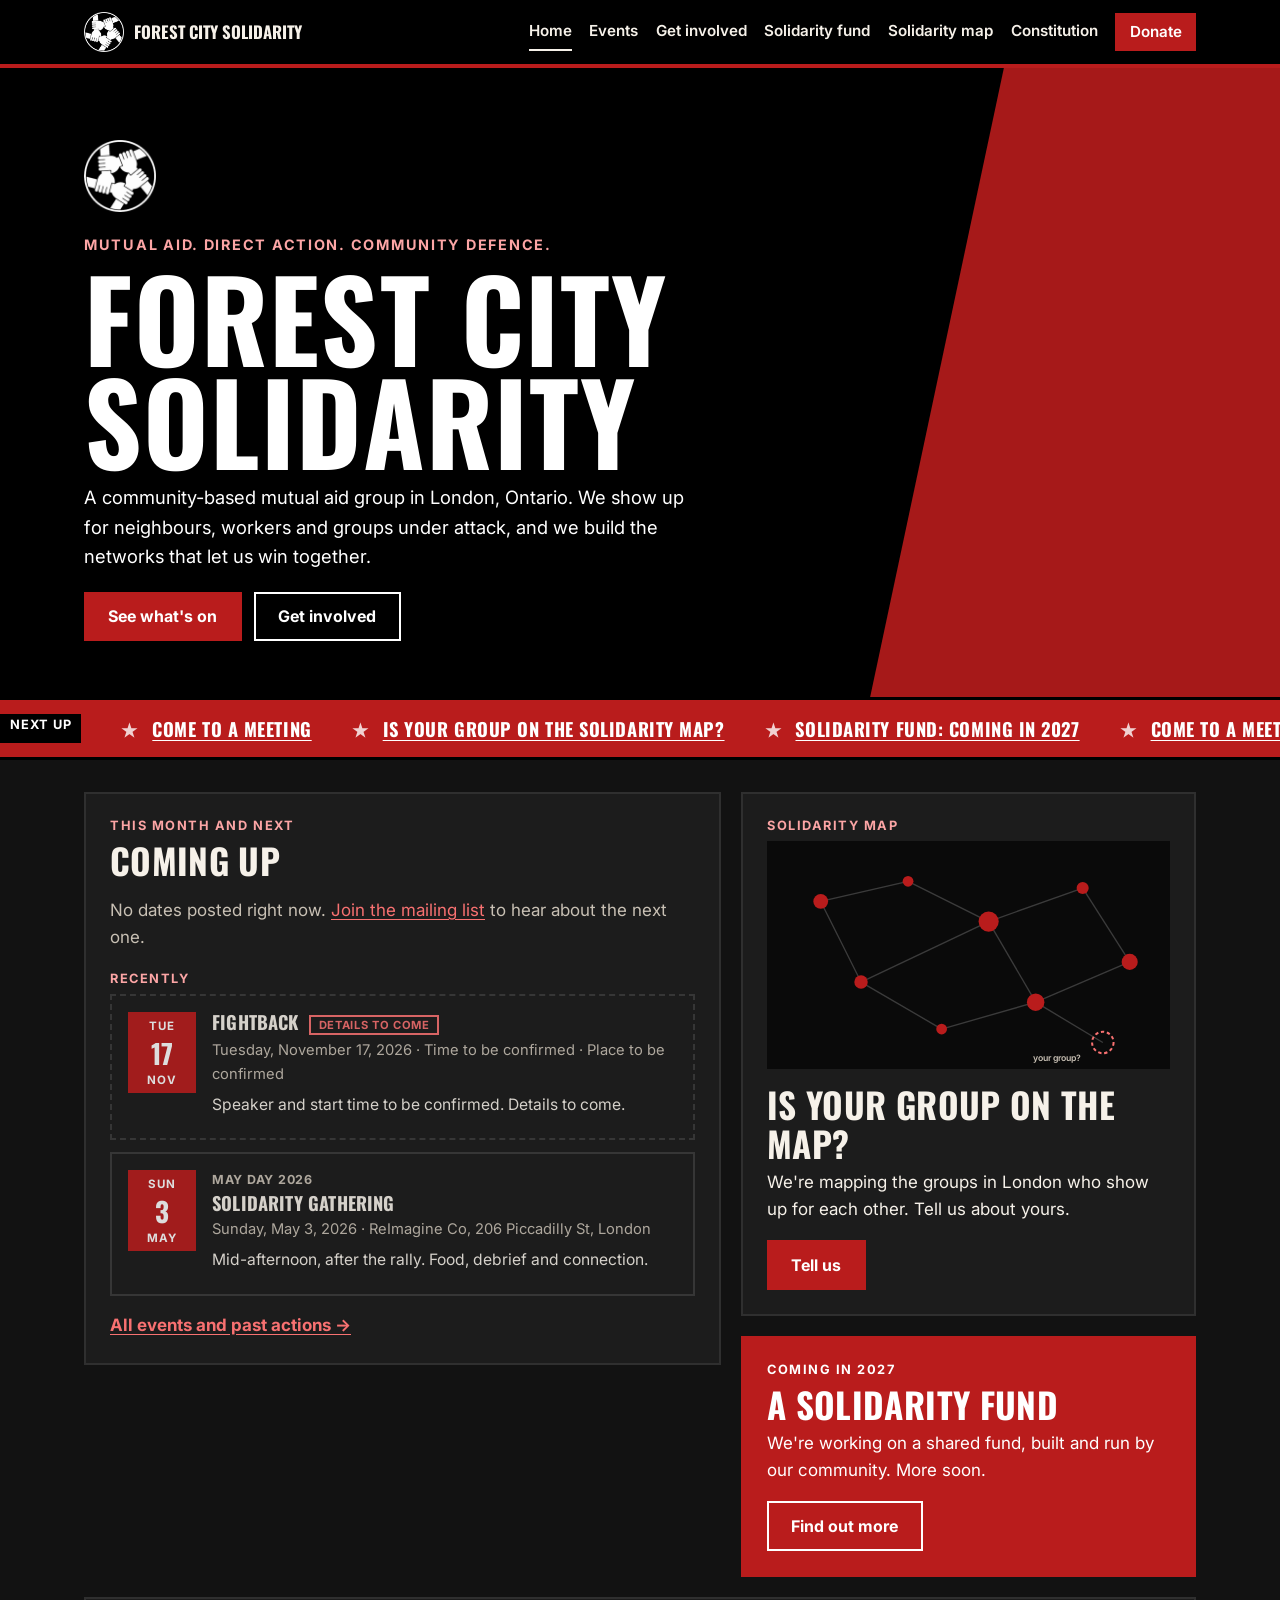
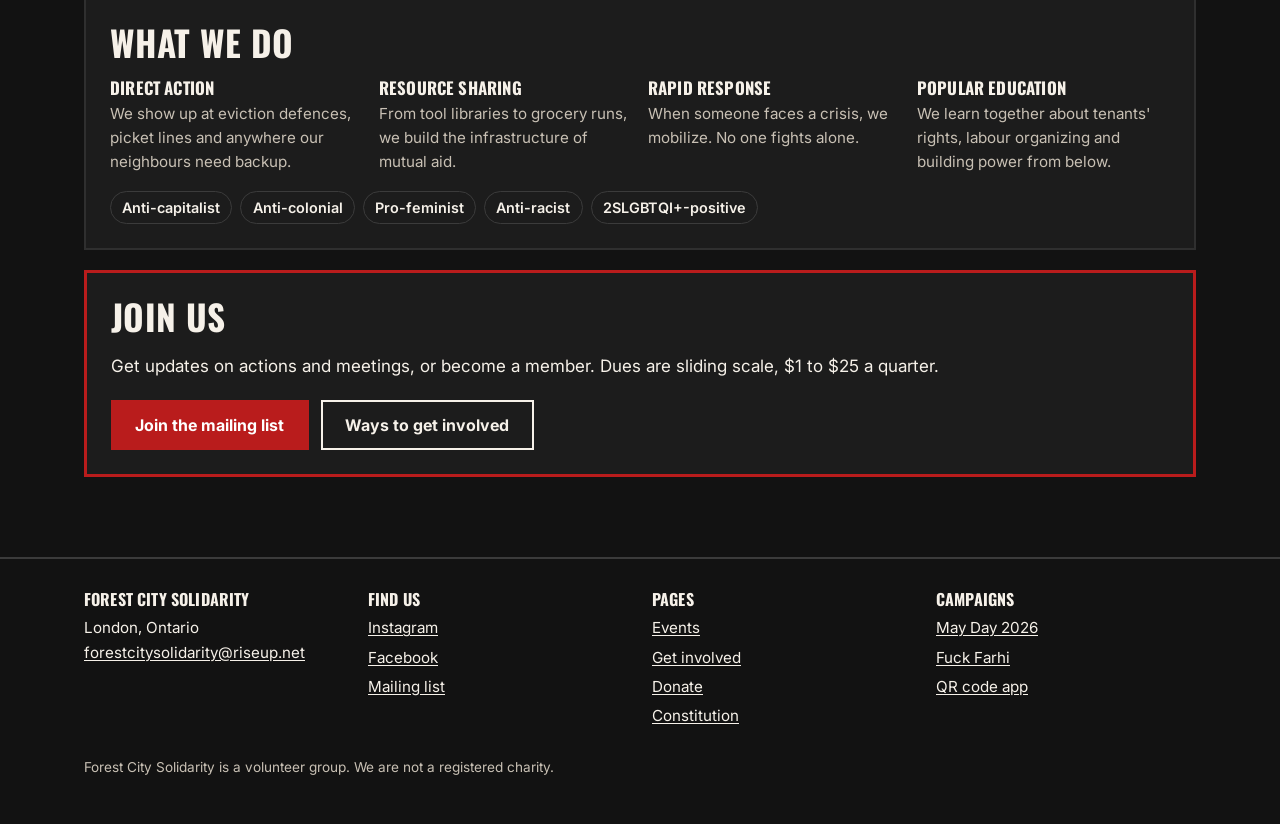
<file: index.html>
<!DOCTYPE html>
<html lang="en-CA">
<head>
  <meta charset="UTF-8">
  <meta name="viewport" content="width=device-width, initial-scale=1">
  <title>Forest City Solidarity</title>
  <meta name="description" content="Forest City Solidarity is a community-based mutual aid group in London, Ontario. Events, ways to get involved, and how to support the work.">
  <meta property="og:title" content="Forest City Solidarity">
  <meta property="og:description" content="Forest City Solidarity is a community-based mutual aid group in London, Ontario. Events, ways to get involved, and how to support the work.">
  <meta property="og:type" content="website">
  <meta property="og:url" content="https://forestcitysolidarity.xyz/">
  <meta property="og:image" content="https://forestcitysolidarity.xyz/images/logo.png">
  <link rel="icon" href="favicon.ico">
  <link rel="preconnect" href="https://fonts.googleapis.com">
  <link rel="preconnect" href="https://fonts.gstatic.com" crossorigin>
  <!-- Layout first, then the theme. Switch theme in css/theme.css -->
  <link rel="stylesheet" href="css/site.css">
  <link rel="stylesheet" href="css/theme.css" id="theme-css">
  <script src="js/theme-preview.js"></script>
</head>
<body>
  <a href="#main" class="skip-link">Skip to main content</a>
  <header class="site-header">
    <div class="container site-header__inner">
      <a href="index.html" class="brand">
        <img src="images/logo.png" alt="" width="40" height="40">
        <span>Forest City Solidarity</span>
      </a>
      <button class="nav-toggle" type="button" data-nav-toggle aria-expanded="false" aria-controls="site-nav">Menu</button>
      <nav class="site-nav" id="site-nav" aria-label="Main">
        <ul>
        <li><a href="index.html" aria-current="page">Home</a></li>
        <li><a href="events.html">Events</a></li>
        <li><a href="get-involved.html">Get involved</a></li>
        <li><a href="fund.html">Solidarity fund</a></li>
        <li><a href="map.html">Solidarity map</a></li>
        <li><a href="constitution.html">Constitution</a></li>
        <li><a href="donate.html" class="nav-donate">Donate</a></li>
        </ul>
      </nav>
    </div>
  </header>

  <main id="main">

    <section class="hero">
      <div class="container">
        <img src="images/logo.png" alt="" class="hero__logo" width="72" height="72">
        <p class="hero__tagline">Mutual aid. Direct action. Community defence.</p>
        <h1 class="hero__title">Forest City Solidarity</h1>
        <p class="hero__lede">A community-based mutual aid group in London, Ontario. We show up for neighbours, workers and groups under attack, and we build the networks that let us win together.</p>
        <div class="btn-row">
          <a href="events.html" class="btn">See what's on</a>
          <a href="get-involved.html" class="btn btn--ghost">Get involved</a>
        </div>
      </div>
    </section>

    <div class="strip" data-strip>
      <div class="container"><p class="dateline" data-dateline></p></div>
      <div class="strip__track"><span class="strip__label">Next up</span><span class="strip__item"><a href="events.html">See all events</a></span></div>
    </div>

    <div class="container home-grid">
      <section class="panel upcoming" aria-labelledby="upcoming-title">
        <p class="kicker">This month and next</p>
        <h2 id="upcoming-title">Coming up</h2>
        <div class="cal" data-cal></div>
        <div data-events="upcoming" data-limit="4" data-recent="2"><p class="events-empty">Loading events…</p></div>
        <noscript><p>See the <a href="events.html">events page</a>.</p></noscript>
        <p class="upcoming__more"><a href="events.html">All events and past actions &rarr;</a></p>
      </section>

      <section class="panel teaser map-teaser" aria-labelledby="map-title">
        <p class="kicker">Solidarity map</p>
        <svg class="map-art" viewBox="0 0 600 340" role="img" aria-labelledby="map-art-title">
  <title id="map-art-title">Illustration: dots joined by lines, a network of groups. Not real map data.</title>
  <g class="net-lines">
    <line class="net-line" x1="80" y1="90" x2="210" y2="60"/><line class="net-line" x1="210" y1="60" x2="330" y2="120"/>
    <line class="net-line" x1="330" y1="120" x2="470" y2="70"/><line class="net-line" x1="470" y1="70" x2="540" y2="180"/>
    <line class="net-line" x1="80" y1="90" x2="140" y2="210"/><line class="net-line" x1="140" y1="210" x2="330" y2="120"/>
    <line class="net-line" x1="140" y1="210" x2="260" y2="280"/><line class="net-line" x1="260" y1="280" x2="400" y2="240"/>
    <line class="net-line" x1="400" y1="240" x2="540" y2="180"/><line class="net-line" x1="330" y1="120" x2="400" y2="240"/>
    <line class="net-line" x1="400" y1="240" x2="500" y2="300"/>
  </g>
  <g>
    <circle class="net-node" cx="80" cy="90" r="11"/><circle class="net-node" cx="210" cy="60" r="8"/>
    <circle class="net-node" cx="330" cy="120" r="15"/><circle class="net-node" cx="470" cy="70" r="9"/>
    <circle class="net-node" cx="540" cy="180" r="12"/><circle class="net-node" cx="140" cy="210" r="10"/>
    <circle class="net-node" cx="260" cy="280" r="8"/><circle class="net-node" cx="400" cy="240" r="13"/>
    <circle class="net-node--you net-node" cx="500" cy="300" r="16"/>
  </g>
  <text class="net-label" x="396" y="328">your group?</text>
</svg>
        <h2 id="map-title">Is your group on the map?</h2>
        <p>We're mapping the groups in London who show up for each other. Tell us about yours.</p>
        <a class="btn" href="map.html">Tell us</a>
      </section>

      <section class="panel teaser fund-teaser" aria-labelledby="fund-title">
        <p class="kicker">Coming in 2027</p>
        <h2 id="fund-title">A solidarity fund</h2>
        <p>We're working on a shared fund, built and run by our community. More soon.</p>
        <a class="btn btn--ghost" href="fund.html">Find out more</a>
      </section>

      <section class="panel about" aria-labelledby="about-title">
        <h2 id="about-title">What we do</h2>
        <div class="pillars">
          <div class="pillar"><h3>Direct action</h3><p>We show up at eviction defences, picket lines and anywhere our neighbours need backup.</p></div>
          <div class="pillar"><h3>Resource sharing</h3><p>From tool libraries to grocery runs, we build the infrastructure of mutual aid.</p></div>
          <div class="pillar"><h3>Rapid response</h3><p>When someone faces a crisis, we mobilize. No one fights alone.</p></div>
          <div class="pillar"><h3>Popular education</h3><p>We learn together about tenants' rights, labour organizing and building power from below.</p></div>
        </div>
        <ul class="values" aria-label="Our values">
          <li>Anti-capitalist</li><li>Anti-colonial</li><li>Pro-feminist</li><li>Anti-racist</li><li>2SLGBTQI+-positive</li>
        </ul>
      </section>

      <section class="panel join" id="join" aria-labelledby="join-title">
        <h2 id="join-title">Join us</h2>
        <p>Get updates on actions and meetings, or become a member. Dues are sliding scale, $1 to $25 a quarter.</p>
        <div class="btn-row">
          <a class="btn" href="mailto:fcs-news-subscribe@lists.riseup.net?subject=subscribe">Join the mailing list</a>
          <a class="btn btn--ghost" href="get-involved.html">Ways to get involved</a>
        </div>
      </section>
    </div>
  </main>

  <footer class="site-footer">
    <div class="container">
      <div class="site-footer__grid">
        <div>
          <h2>Forest City Solidarity</h2>
          <p>London, Ontario<br><a href="mailto:forestcitysolidarity@riseup.net">forestcitysolidarity@riseup.net</a></p>
        </div>
        <div>
          <h2>Find us</h2>
          <ul>
            <li><a href="https://instagram.com/forestcitysolidarity" rel="noopener">Instagram</a></li>
            <li><a href="https://facebook.com/forestcitysolidarity" rel="noopener">Facebook</a></li>
            <li><a href="mailto:fcs-news-subscribe@lists.riseup.net?subject=subscribe">Mailing list</a></li>
          </ul>
        </div>
        <div>
          <h2>Pages</h2>
          <ul>
            <li><a href="events.html">Events</a></li>
            <li><a href="get-involved.html">Get involved</a></li>
            <li><a href="donate.html">Donate</a></li>
            <li><a href="constitution.html">Constitution</a></li>
          </ul>
        </div>
        <div>
          <h2>Campaigns</h2>
          <ul>
            <li><a href="mayday.html">May Day 2026</a></li>
            <li><a href="farhi.html">Fuck Farhi</a></li>
            <li><a href="https://fcs-qr.vercel.app" rel="noopener">QR code app</a></li>
          </ul>
        </div>
      </div>
      <p class="site-footer__fine">Forest City Solidarity is a volunteer group. We are not a registered charity.</p>
    </div>
  </footer>
  <script src="js/config.js"></script>
  <script src="js/site.js"></script>
</body>
</html>
</file>
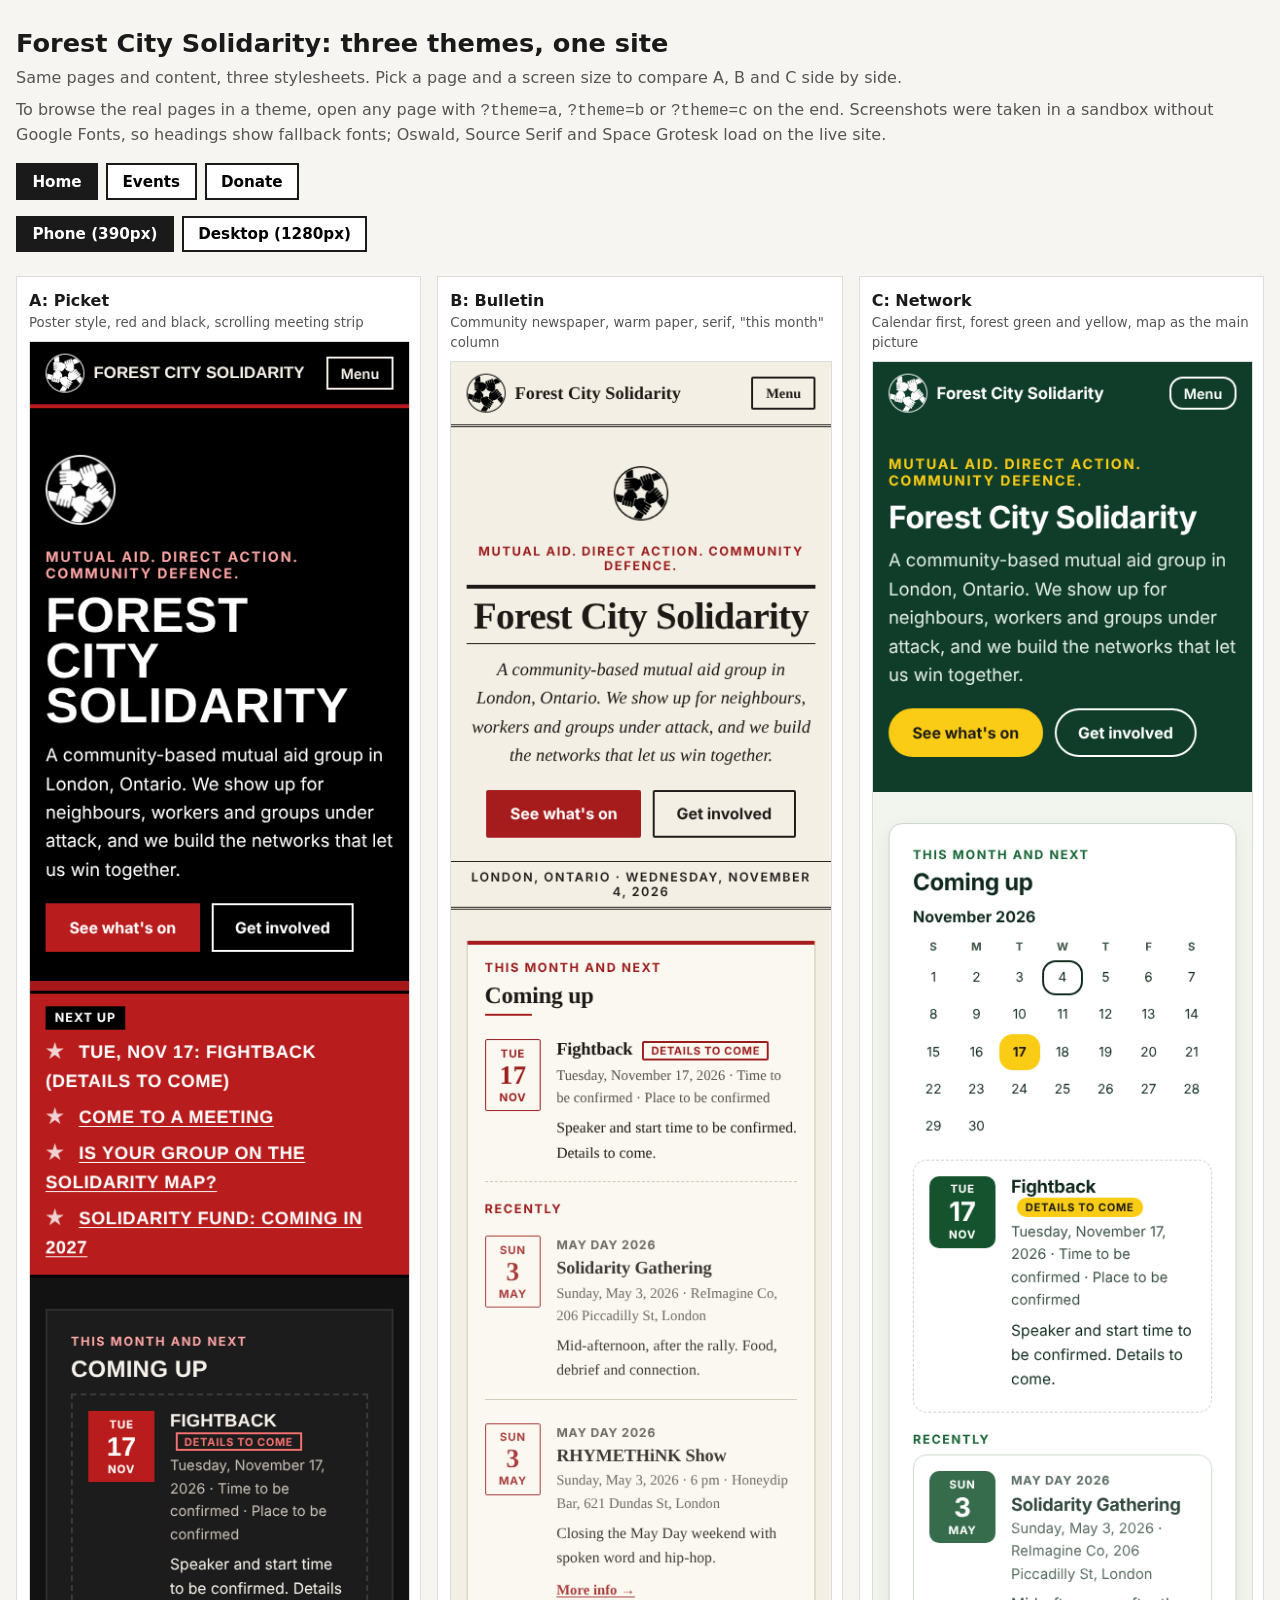
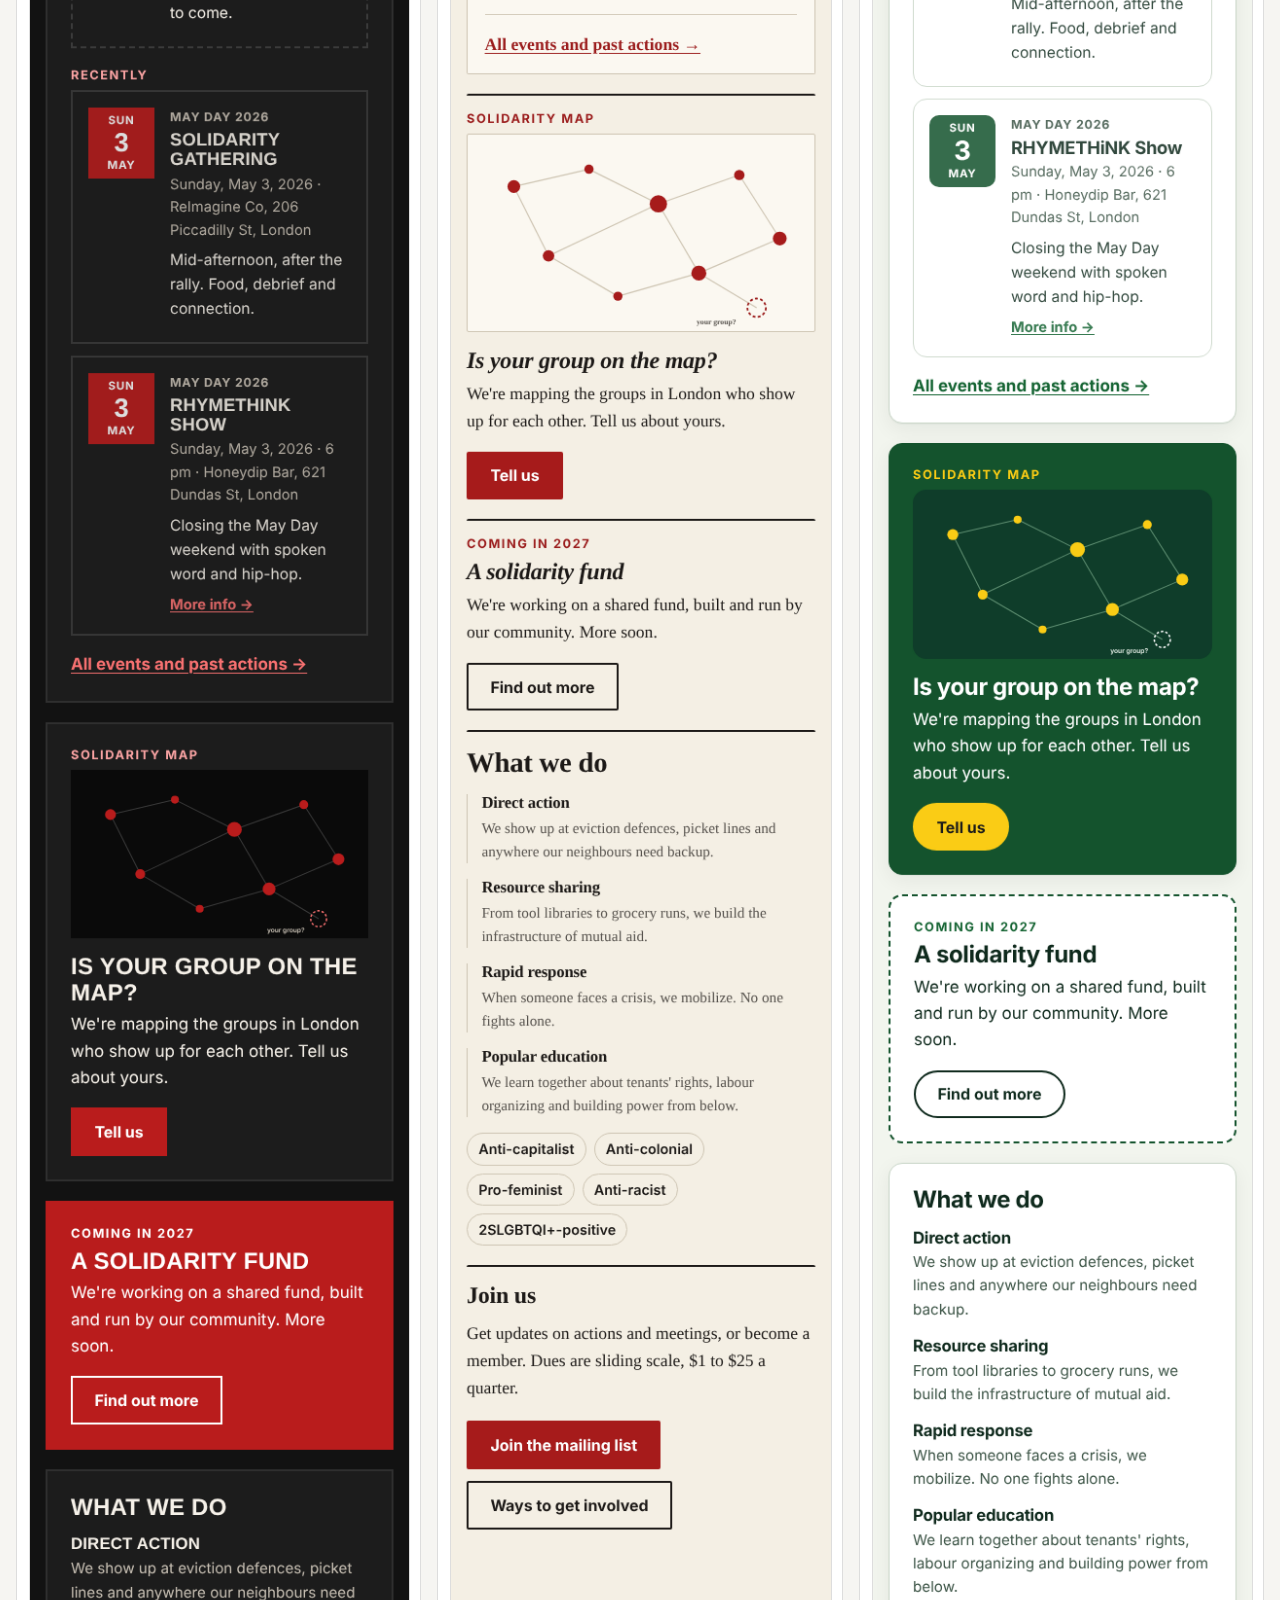
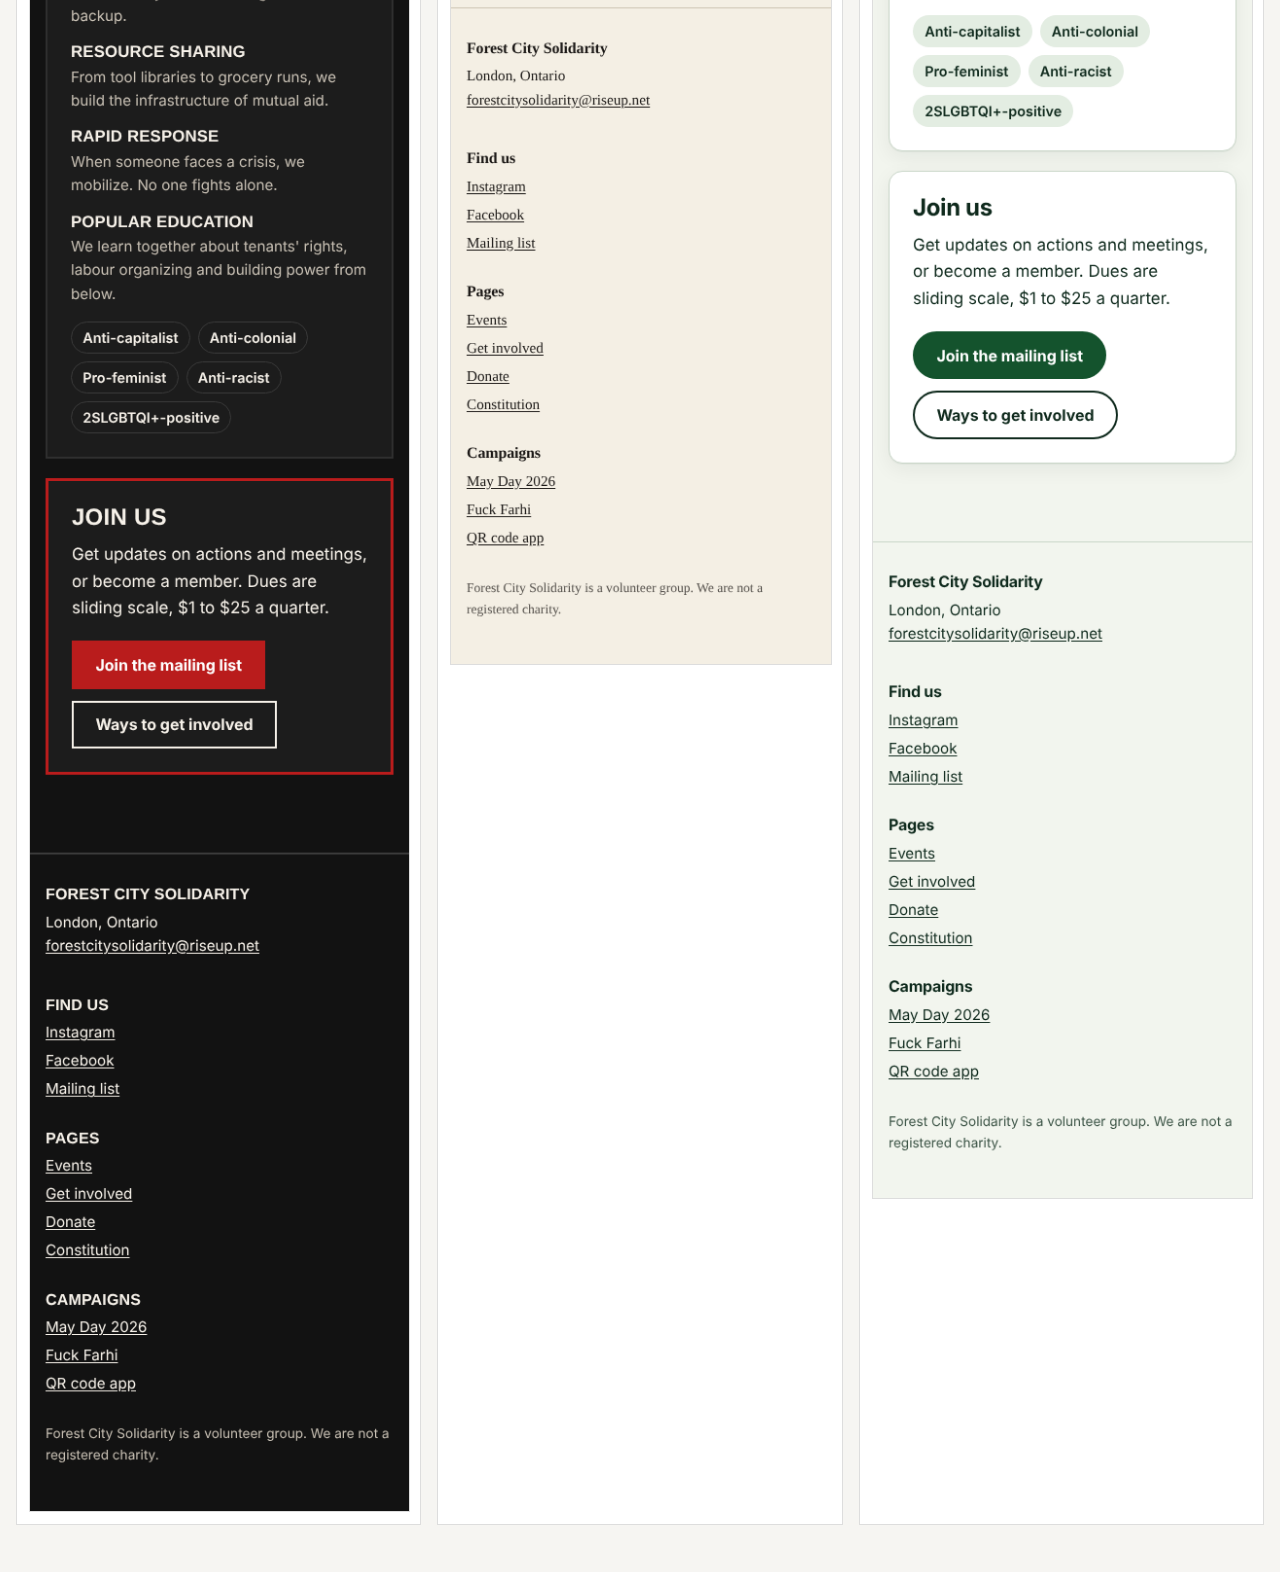
<file: preview/index.html>
<!DOCTYPE html>
<html lang="en-CA">
<head>
<meta charset="UTF-8">
<meta name="viewport" content="width=device-width, initial-scale=1">
<title>Theme preview | Forest City Solidarity</title>
<meta name="robots" content="noindex">
<style>
  :root { --bg: #f6f5f2; --text: #1a1a1a; --muted: #555; --line: #ddd; }
  body { margin: 0; font: 16px/1.5 system-ui, sans-serif; background: var(--bg); color: var(--text); }
  header { padding: 1.5rem 1rem 0.5rem; max-width: 1400px; margin: 0 auto; }
  h1 { margin: 0 0 0.25rem; font-size: 1.6rem; }
  p { color: var(--muted); margin: 0 0 0.5rem; }
  nav { display: flex; gap: 0.5rem; flex-wrap: wrap; margin: 1rem 0; }
  nav button { font: 600 0.95rem system-ui; padding: 0.45rem 0.9rem; border: 2px solid #1a1a1a; background: #fff; cursor: pointer; }
  nav button[aria-pressed="true"] { background: #1a1a1a; color: #fff; }
  .grid { display: grid; grid-template-columns: repeat(3, minmax(0, 1fr)); gap: 1rem; padding: 0 1rem 3rem; max-width: 1400px; margin: 0 auto; }
  figure { margin: 0; background: #fff; border: 1px solid var(--line); padding: 0.75rem; }
  figcaption { font-weight: 700; margin-bottom: 0.5rem; }
  figcaption small { display: block; font-weight: 400; color: var(--muted); }
  img { width: 100%; height: auto; display: block; border: 1px solid var(--line); }
  .w390 img { max-width: 390px; margin: 0 auto; }
  @media (max-width: 800px) { .grid { grid-template-columns: 1fr; } }
</style>
</head>
<body>
<header>
  <h1>Forest City Solidarity: three themes, one site</h1>
  <p>Same pages and content, three stylesheets. Pick a page and a screen size to compare A, B and C side by side.</p>
  <p>To browse the real pages in a theme, open any page with <code>?theme=a</code>, <code>?theme=b</code> or <code>?theme=c</code> on the end. Screenshots were taken in a sandbox without Google Fonts, so headings show fallback fonts; Oswald, Source Serif and Space Grotesk load on the live site.</p>
  <nav aria-label="Page">
    <button data-page="index" aria-pressed="true">Home</button>
    <button data-page="events" aria-pressed="false">Events</button>
    <button data-page="donate" aria-pressed="false">Donate</button>
  </nav>
  <nav aria-label="Width">
    <button data-width="390" aria-pressed="true">Phone (390px)</button>
    <button data-width="1280" aria-pressed="false">Desktop (1280px)</button>
  </nav>
</header>
<div class="grid" id="grid"></div>
<script>
  var state = { page: 'index', width: '390' };
  var names = { a: 'A: Picket', b: 'B: Bulletin', c: 'C: Network' };
  var notes = { a: 'Poster style, red and black, scrolling meeting strip', b: 'Community newspaper, warm paper, serif, "this month" column', c: 'Calendar first, forest green and yellow, map as the main picture' };
  function draw() {
    var g = document.getElementById('grid');
    g.className = 'grid w' + state.width;
    g.innerHTML = ['a', 'b', 'c'].map(function (t) {
      var src = state.page + '-' + t + '-' + state.width + '.png';
      return '<figure><figcaption>' + names[t] + '<small>' + notes[t] + '</small></figcaption><a href="' + src + '"><img src="' + src + '" alt="' + names[t] + ' theme, ' + state.page + ' page at ' + state.width + 'px" loading="lazy"></a></figure>';
    }).join('');
  }
  document.querySelectorAll('nav button').forEach(function (b) {
    b.addEventListener('click', function () {
      var key = b.dataset.page ? 'page' : 'width';
      state[key] = b.dataset[key];
      b.parentNode.querySelectorAll('button').forEach(function (x) { x.setAttribute('aria-pressed', String(x === b)); });
      draw();
    });
  });
  draw();
</script>
</body>
</html>
</file>
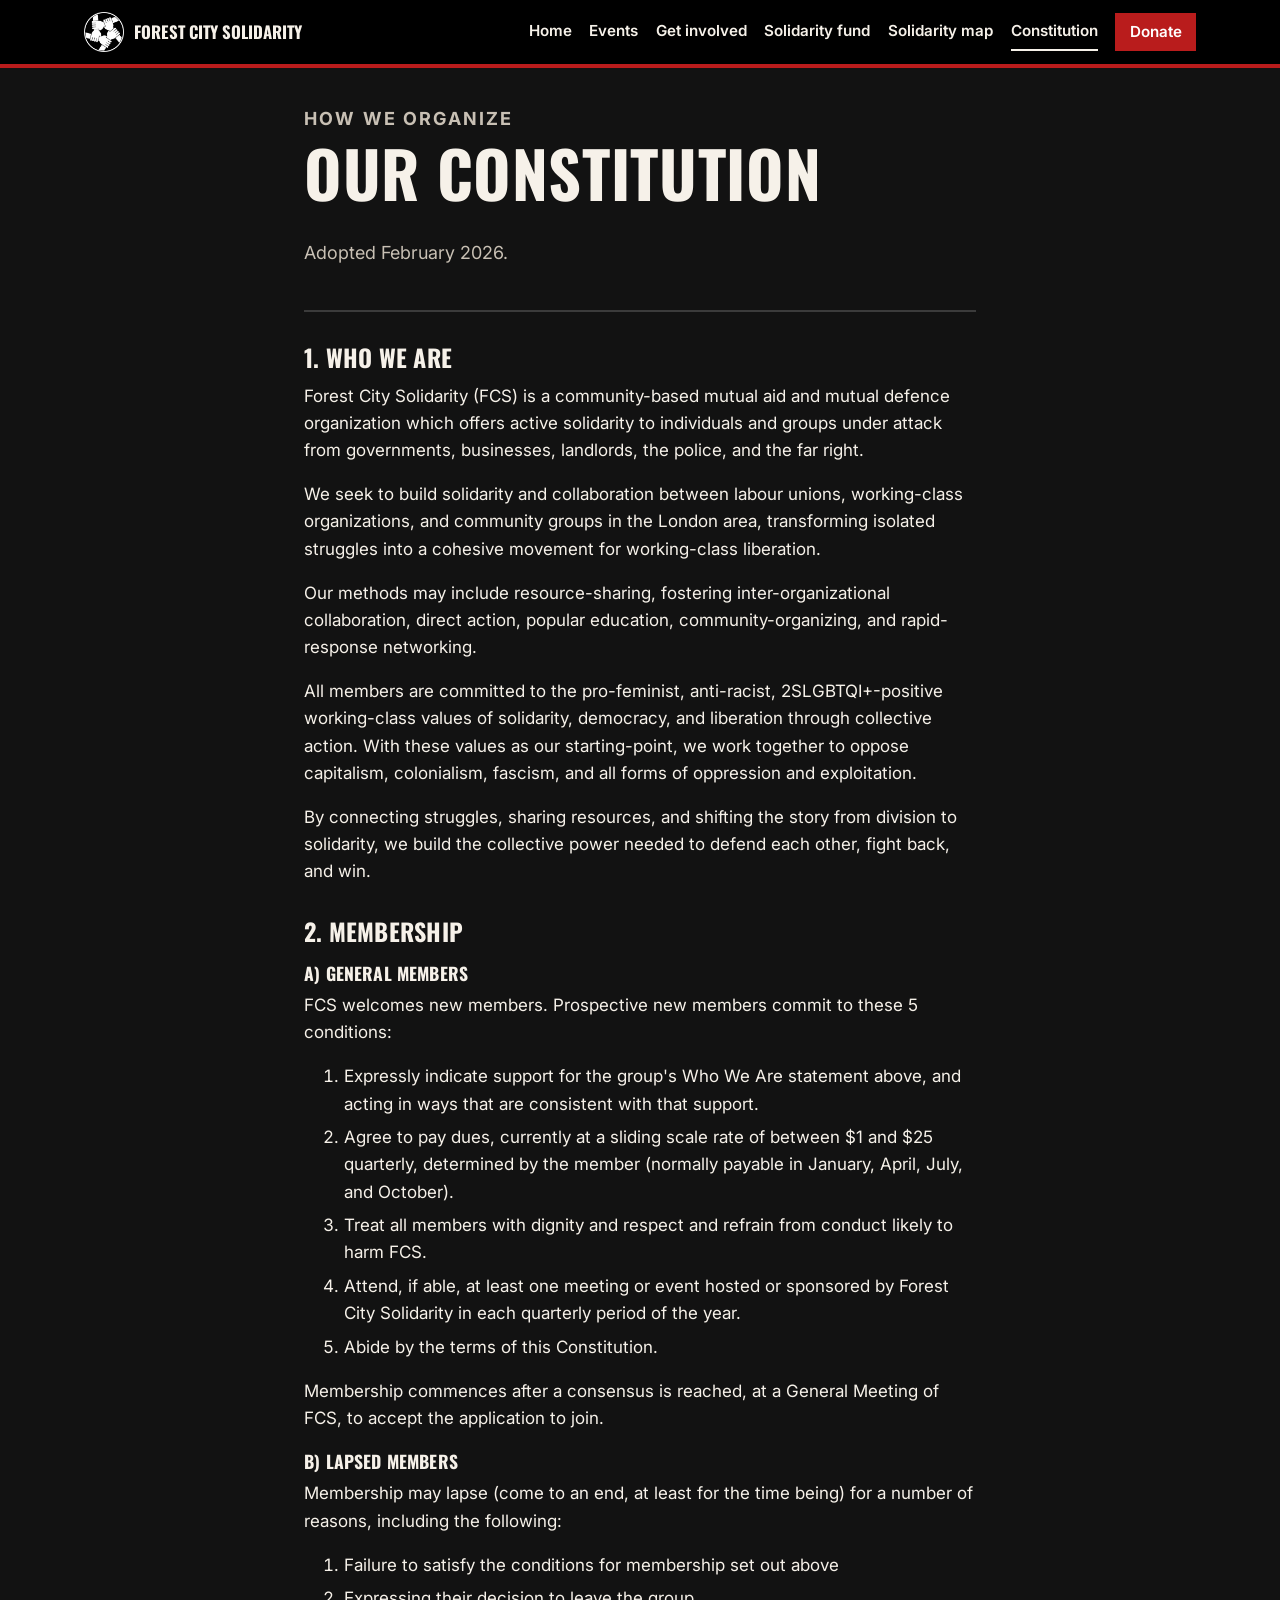
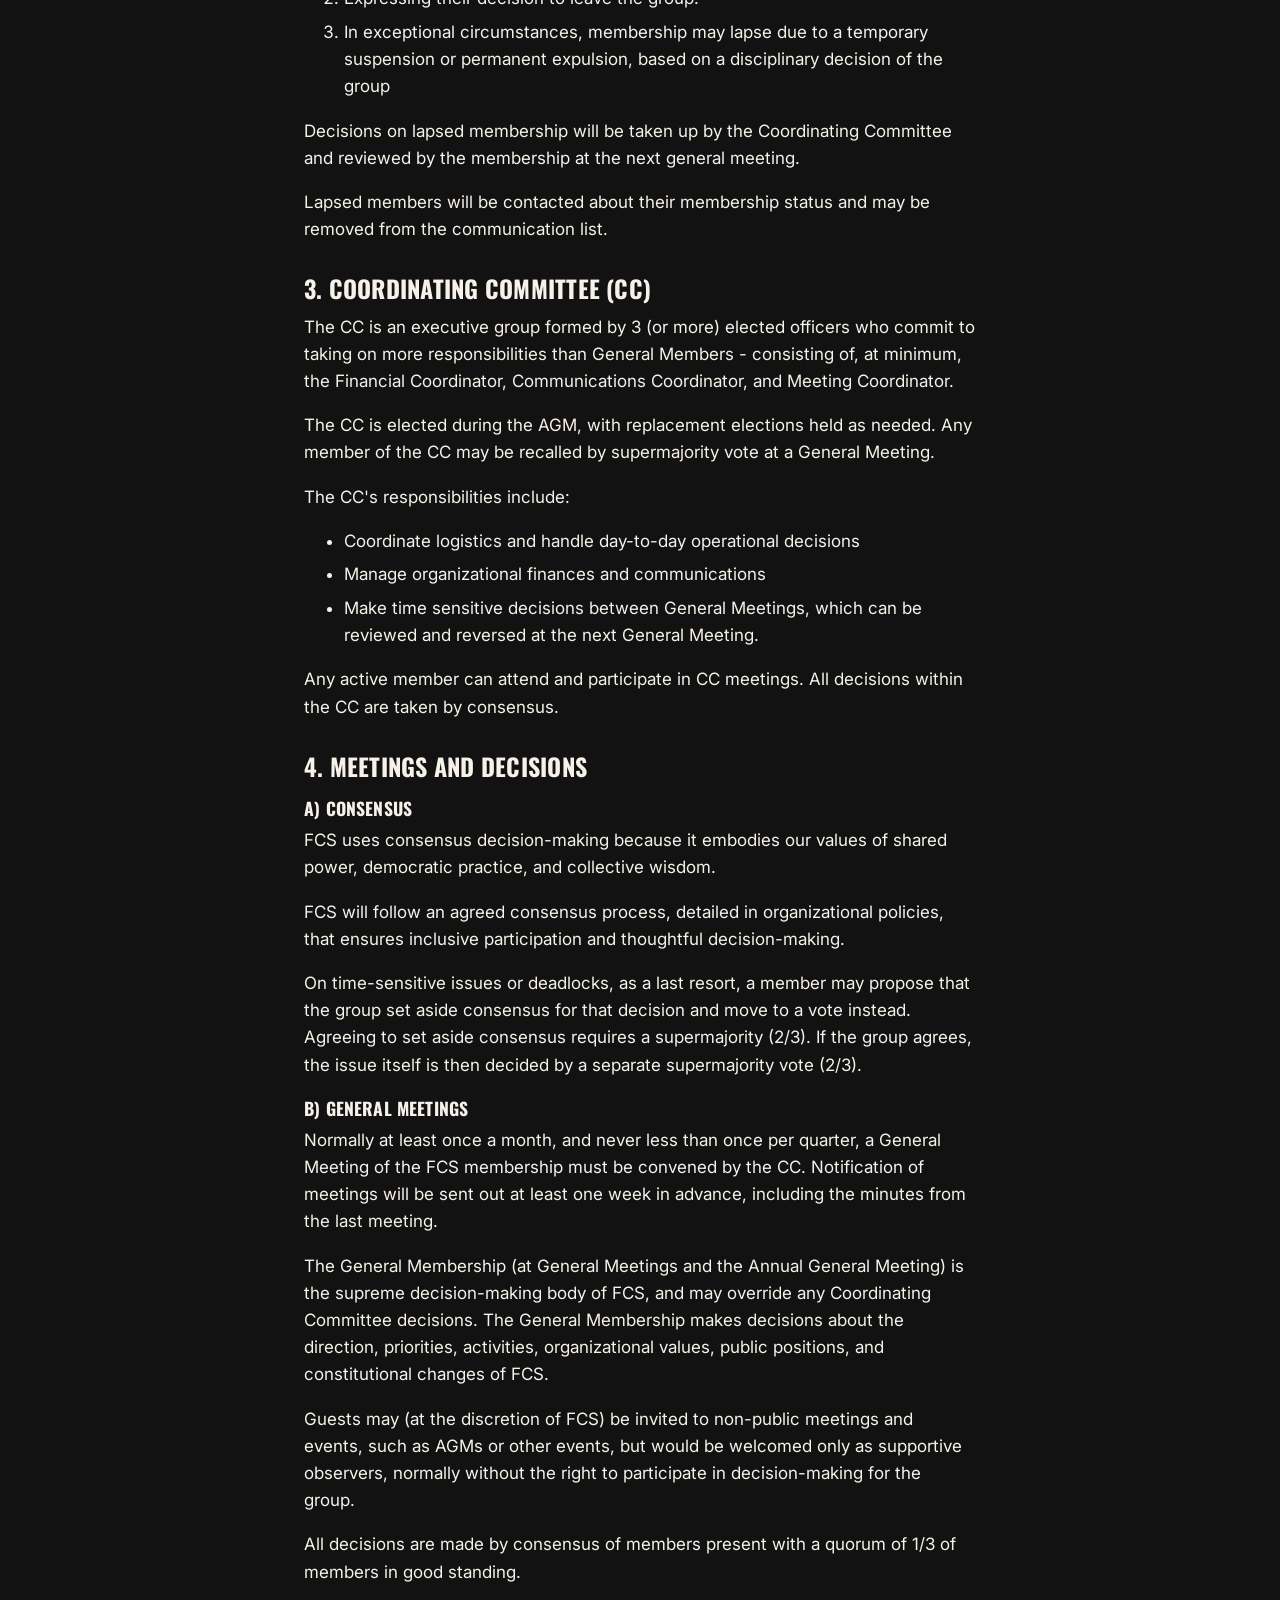
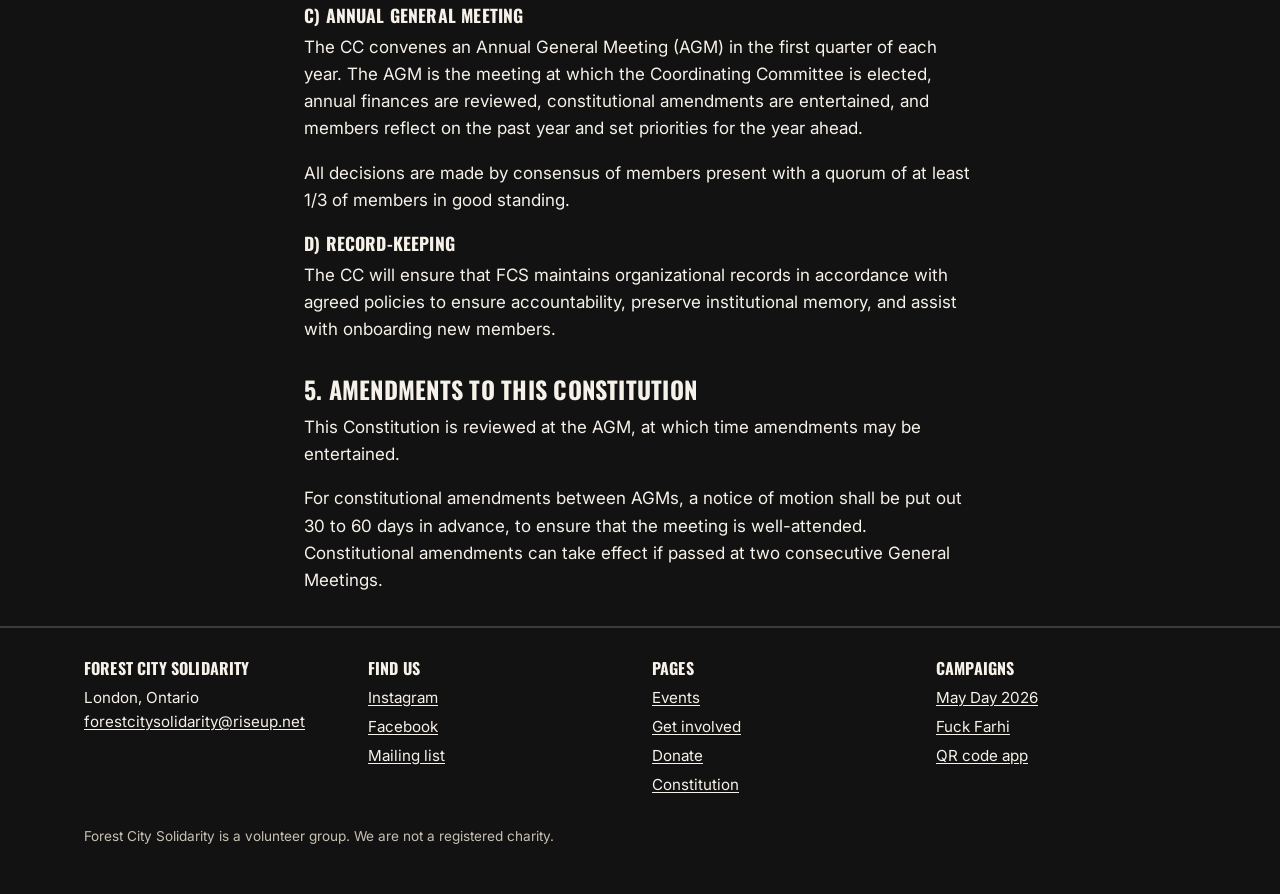
<file: constitution.html>
<!DOCTYPE html>
<html lang="en-CA">
<head>
  <meta charset="UTF-8">
  <meta name="viewport" content="width=device-width, initial-scale=1">
  <title>Constitution | Forest City Solidarity</title>
  <meta name="description" content="The constitution of Forest City Solidarity: who we are, membership, the coordinating committee, meetings and decisions.">
  <meta property="og:title" content="Constitution | Forest City Solidarity">
  <meta property="og:description" content="The constitution of Forest City Solidarity: who we are, membership, the coordinating committee, meetings and decisions.">
  <meta property="og:type" content="website">
  <meta property="og:url" content="https://forestcitysolidarity.xyz/constitution.html">
  <meta property="og:image" content="https://forestcitysolidarity.xyz/images/logo.png">
  <link rel="icon" href="favicon.ico">
  <link rel="preconnect" href="https://fonts.googleapis.com">
  <link rel="preconnect" href="https://fonts.gstatic.com" crossorigin>
  <!-- Layout first, then the theme. Switch theme in css/theme.css -->
  <link rel="stylesheet" href="css/site.css">
  <link rel="stylesheet" href="css/theme.css" id="theme-css">
  <script src="js/theme-preview.js"></script>
</head>
<body>
  <a href="#main" class="skip-link">Skip to main content</a>
  <header class="site-header">
    <div class="container site-header__inner">
      <a href="index.html" class="brand">
        <img src="images/logo.png" alt="" width="40" height="40">
        <span>Forest City Solidarity</span>
      </a>
      <button class="nav-toggle" type="button" data-nav-toggle aria-expanded="false" aria-controls="site-nav">Menu</button>
      <nav class="site-nav" id="site-nav" aria-label="Main">
        <ul>
        <li><a href="index.html">Home</a></li>
        <li><a href="events.html">Events</a></li>
        <li><a href="get-involved.html">Get involved</a></li>
        <li><a href="fund.html">Solidarity fund</a></li>
        <li><a href="map.html">Solidarity map</a></li>
        <li><a href="constitution.html" aria-current="page">Constitution</a></li>
        <li><a href="donate.html" class="nav-donate">Donate</a></li>
        </ul>
      </nav>
    </div>
  </header>

  <main id="main">

    <div class="container narrow">
      <header class="page-head">
        <p class="kicker">How we organize</p>
        <h1>Our constitution</h1>
        <p>Adopted February 2026.</p>
      </header>
      <article class="prose">


            <h2>1. Who We Are</h2>
            <p>
              Forest City Solidarity (FCS) is a community-based mutual aid and mutual defence organization which offers active solidarity to individuals and groups under attack from governments, businesses, landlords, the police, and the far right.
            </p>
            <p>
              We seek to build solidarity and collaboration between labour unions, working-class organizations, and community groups in the London area, transforming isolated struggles into a cohesive movement for working-class liberation.
            </p>
            <p>
              Our methods may include resource-sharing, fostering inter-organizational collaboration, direct action, popular education, community-organizing, and rapid-response networking.
            </p>
            <p>
              All members are committed to the pro-feminist, anti-racist, 2SLGBTQI+-positive working-class values of solidarity, democracy, and liberation through collective action. With these values as our starting-point, we work together to oppose capitalism, colonialism, fascism, and all forms of oppression and exploitation.
            </p>
            <p>
              By connecting struggles, sharing resources, and shifting the story from division to solidarity, we build the collective power needed to defend each other, fight back, and win.
            </p>

            <h2>2. Membership</h2>

            <h3>a) General Members</h3>
            <p>
              FCS welcomes new members. Prospective new members commit to these 5 conditions:
            </p>
            <ol>
              <li>Expressly indicate support for the group's Who We Are statement above, and acting in ways that are consistent with that support.</li>
              <li>Agree to pay dues, currently at a sliding scale rate of between $1 and $25 quarterly, determined by the member (normally payable in January, April, July, and October).</li>
              <li>Treat all members with dignity and respect and refrain from conduct likely to harm FCS.</li>
              <li>Attend, if able, at least one meeting or event hosted or sponsored by Forest City Solidarity in each quarterly period of the year.</li>
              <li>Abide by the terms of this Constitution.</li>
            </ol>
            <p>
              Membership commences after a consensus is reached, at a General Meeting of FCS, to accept the application to join.
            </p>

            <h3>b) Lapsed Members</h3>
            <p>
              Membership may lapse (come to an end, at least for the time being) for a number of reasons, including the following:
            </p>
            <ol>
              <li>Failure to satisfy the conditions for membership set out above</li>
              <li>Expressing their decision to leave the group.</li>
              <li>In exceptional circumstances, membership may lapse due to a temporary suspension or permanent expulsion, based on a disciplinary decision of the group</li>
            </ol>
            <p>
              Decisions on lapsed membership will be taken up by the Coordinating Committee and reviewed by the membership at the next general meeting.
            </p>
            <p>
              Lapsed members will be contacted about their membership status and may be removed from the communication list.
            </p>

            <h2>3. Coordinating Committee (CC)</h2>
            <p>
              The CC is an executive group formed by 3 (or more) elected officers who commit to taking on more responsibilities than General Members - consisting of, at minimum, the Financial Coordinator, Communications Coordinator, and Meeting Coordinator.
            </p>
            <p>
              The CC is elected during the AGM, with replacement elections held as needed. Any member of the CC may be recalled by supermajority vote at a General Meeting.
            </p>
            <p>
              The CC's responsibilities include:
            </p>
            <ul>
              <li>Coordinate logistics and handle day-to-day operational decisions</li>
              <li>Manage organizational finances and communications</li>
              <li>Make time sensitive decisions between General Meetings, which can be reviewed and reversed at the next General Meeting.</li>
            </ul>
            <p>
              Any active member can attend and participate in CC meetings. All decisions within the CC are taken by consensus.
            </p>

            <h2>4. Meetings and Decisions</h2>

            <h3>a) Consensus</h3>
            <p>
              FCS uses consensus decision-making because it embodies our values of shared power, democratic practice, and collective wisdom.
            </p>
            <p>
              FCS will follow an agreed consensus process, detailed in organizational policies, that ensures inclusive participation and thoughtful decision-making.
            </p>
            <p>
              On time-sensitive issues or deadlocks, as a last resort, a member may propose that the group set aside consensus for that decision and move to a vote instead. Agreeing to set aside consensus requires a supermajority (2/3). If the group agrees, the issue itself is then decided by a separate supermajority vote (2/3).
            </p>

            <h3>b) General Meetings</h3>
            <p>
              Normally at least once a month, and never less than once per quarter, a General Meeting of the FCS membership must be convened by the CC. Notification of meetings will be sent out at least one week in advance, including the minutes from the last meeting.
            </p>
            <p>
              The General Membership (at General Meetings and the Annual General Meeting) is the supreme decision-making body of FCS, and may override any Coordinating Committee decisions. The General Membership makes decisions about the direction, priorities, activities, organizational values, public positions, and constitutional changes of FCS.
            </p>
            <p>
              Guests may (at the discretion of FCS) be invited to non-public meetings and events, such as AGMs or other events, but would be welcomed only as supportive observers, normally without the right to participate in decision-making for the group.
            </p>
            <p>
              All decisions are made by consensus of members present with a quorum of 1/3 of members in good standing.
            </p>

            <h3>c) Annual General Meeting</h3>
            <p>
              The CC convenes an Annual General Meeting (AGM) in the first quarter of each year. The AGM is the meeting at which the Coordinating Committee is elected, annual finances are reviewed, constitutional amendments are entertained, and members reflect on the past year and set priorities for the year ahead.
            </p>
            <p>
              All decisions are made by consensus of members present with a quorum of at least 1/3 of members in good standing.
            </p>

            <h3>d) Record-Keeping</h3>
            <p>
              The CC will ensure that FCS maintains organizational records in accordance with agreed policies to ensure accountability, preserve institutional memory, and assist with onboarding new members.
            </p>

            <h2>5. Amendments to this Constitution</h2>
            <p>
              This Constitution is reviewed at the AGM, at which time amendments may be entertained.
            </p>
            <p>
              For constitutional amendments between AGMs, a notice of motion shall be put out 30 to 60 days in advance, to ensure that the meeting is well-attended. Constitutional amendments can take effect if passed at two consecutive General Meetings.
            </p>

          
      </article>
    </div>
  </main>

  <footer class="site-footer">
    <div class="container">
      <div class="site-footer__grid">
        <div>
          <h2>Forest City Solidarity</h2>
          <p>London, Ontario<br><a href="mailto:forestcitysolidarity@riseup.net">forestcitysolidarity@riseup.net</a></p>
        </div>
        <div>
          <h2>Find us</h2>
          <ul>
            <li><a href="https://instagram.com/forestcitysolidarity" rel="noopener">Instagram</a></li>
            <li><a href="https://facebook.com/forestcitysolidarity" rel="noopener">Facebook</a></li>
            <li><a href="mailto:fcs-news-subscribe@lists.riseup.net?subject=subscribe">Mailing list</a></li>
          </ul>
        </div>
        <div>
          <h2>Pages</h2>
          <ul>
            <li><a href="events.html">Events</a></li>
            <li><a href="get-involved.html">Get involved</a></li>
            <li><a href="donate.html">Donate</a></li>
            <li><a href="constitution.html">Constitution</a></li>
          </ul>
        </div>
        <div>
          <h2>Campaigns</h2>
          <ul>
            <li><a href="mayday.html">May Day 2026</a></li>
            <li><a href="farhi.html">Fuck Farhi</a></li>
            <li><a href="https://fcs-qr.vercel.app" rel="noopener">QR code app</a></li>
          </ul>
        </div>
      </div>
      <p class="site-footer__fine">Forest City Solidarity is a volunteer group. We are not a registered charity.</p>
    </div>
  </footer>
  <script src="js/config.js"></script>
  <script src="js/site.js"></script>
</body>
</html>
</file>
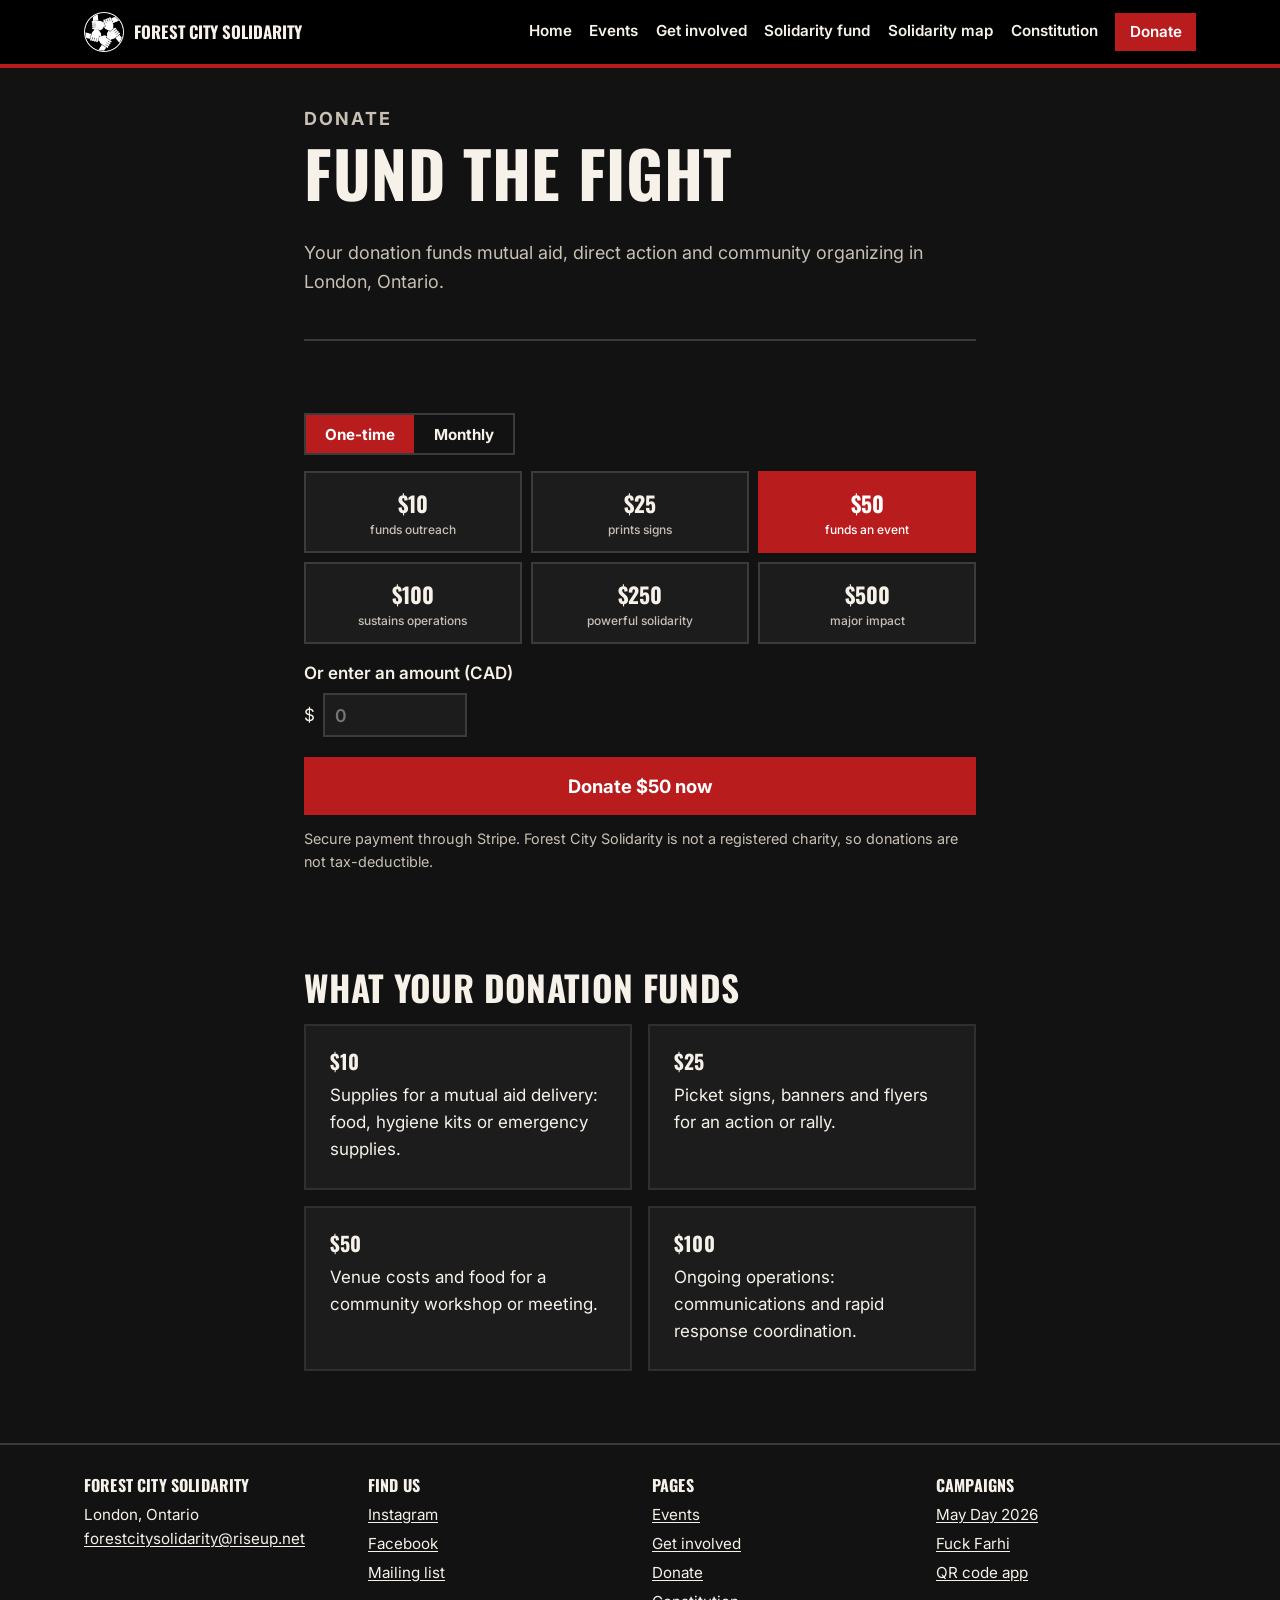
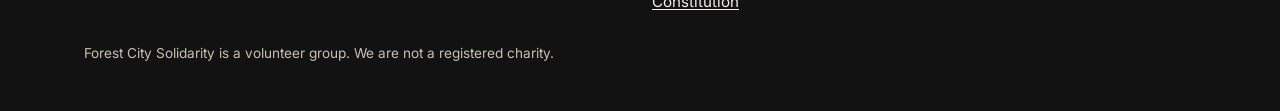
<file: donate.html>
<!DOCTYPE html>
<html lang="en-CA">
<head>
  <meta charset="UTF-8">
  <meta name="viewport" content="width=device-width, initial-scale=1">
  <title>Donate | Forest City Solidarity</title>
  <meta name="description" content="Support Forest City Solidarity's mutual aid and organizing in London, Ontario.">
  <meta property="og:title" content="Donate | Forest City Solidarity">
  <meta property="og:description" content="Support Forest City Solidarity's mutual aid and organizing in London, Ontario.">
  <meta property="og:type" content="website">
  <meta property="og:url" content="https://forestcitysolidarity.xyz/donate.html">
  <meta property="og:image" content="https://forestcitysolidarity.xyz/images/logo.png">
  <link rel="icon" href="favicon.ico">
  <link rel="preconnect" href="https://fonts.googleapis.com">
  <link rel="preconnect" href="https://fonts.gstatic.com" crossorigin>
  <!-- Layout first, then the theme. Switch theme in css/theme.css -->
  <link rel="stylesheet" href="css/site.css">
  <link rel="stylesheet" href="css/theme.css" id="theme-css">
  <script src="js/theme-preview.js"></script>
</head>
<body>
  <a href="#main" class="skip-link">Skip to main content</a>
  <header class="site-header">
    <div class="container site-header__inner">
      <a href="index.html" class="brand">
        <img src="images/logo.png" alt="" width="40" height="40">
        <span>Forest City Solidarity</span>
      </a>
      <button class="nav-toggle" type="button" data-nav-toggle aria-expanded="false" aria-controls="site-nav">Menu</button>
      <nav class="site-nav" id="site-nav" aria-label="Main">
        <ul>
        <li><a href="index.html">Home</a></li>
        <li><a href="events.html">Events</a></li>
        <li><a href="get-involved.html">Get involved</a></li>
        <li><a href="fund.html">Solidarity fund</a></li>
        <li><a href="map.html">Solidarity map</a></li>
        <li><a href="constitution.html">Constitution</a></li>
        <li><a href="donate.html" class="nav-donate" aria-current="page">Donate</a></li>
        </ul>
      </nav>
    </div>
  </header>

  <main id="main">

    <div class="container narrow">
      <div id="thank-you-msg" class="notice notice--ok" hidden>
        <h2>Thank you for your donation!</h2>
        <p>Your support keeps mutual aid and organizing going in London. Stripe will email you a payment receipt. Solidarity forever.</p>
      </div>
      <div id="cancelled-msg" class="notice notice--warn" hidden>
        <h2>Donation cancelled</h2>
        <p>No worries, nothing was charged. You can try again whenever you're ready.</p>
      </div>
      <header class="page-head">
        <p class="kicker">Donate</p>
        <h1>Fund the fight</h1>
        <p>Your donation funds mutual aid, direct action and community organizing in London, Ontario.</p>
      </header>

      <section class="section" aria-labelledby="give-title">
        <h2 id="give-title" class="visually-hidden">Choose an amount</h2>
        <div class="freq" role="group" aria-label="How often">
          <button type="button" data-frequency="one-time" aria-pressed="true">One-time</button>
          <button type="button" data-frequency="monthly" aria-pressed="false">Monthly</button>
        </div>
        <div class="amounts" role="group" aria-label="Amount">
          <button type="button" data-amount="10" aria-pressed="false">$10<span>funds outreach</span></button>
          <button type="button" data-amount="25" aria-pressed="false">$25<span>prints signs</span></button>
          <button type="button" data-amount="50" aria-pressed="true">$50<span>funds an event</span></button>
          <button type="button" data-amount="100" aria-pressed="false">$100<span>sustains operations</span></button>
          <button type="button" data-amount="250" aria-pressed="false">$250<span>powerful solidarity</span></button>
          <button type="button" data-amount="500" aria-pressed="false">$500<span>major impact</span></button>
        </div>
        <div class="custom">
          <label for="custom-amount">Or enter an amount (CAD)</label>
          <div class="custom__row"><span>$</span><input type="number" id="custom-amount" min="1" max="100000" step="1" inputmode="numeric" placeholder="0"></div>
          <p class="error-msg" id="error-msg" role="alert"></p>
        </div>
        <button type="button" class="btn donate-submit" id="donate-btn">Donate $50 now</button>
        <p class="muted small" style="margin-top:0.75rem">Secure payment through Stripe. Forest City Solidarity is not a registered charity, so donations are not tax-deductible.</p>
      </section>

      <section class="section" aria-labelledby="funds-title">
        <h2 id="funds-title">What your donation funds</h2>
        <div class="cards">
          <div class="panel"><h3>$10</h3><p>Supplies for a mutual aid delivery: food, hygiene kits or emergency supplies.</p></div>
          <div class="panel"><h3>$25</h3><p>Picket signs, banners and flyers for an action or rally.</p></div>
          <div class="panel"><h3>$50</h3><p>Venue costs and food for a community workshop or meeting.</p></div>
          <div class="panel"><h3>$100</h3><p>Ongoing operations: communications and rapid response coordination.</p></div>
        </div>
      </section>
    </div>
  </main>

  <footer class="site-footer">
    <div class="container">
      <div class="site-footer__grid">
        <div>
          <h2>Forest City Solidarity</h2>
          <p>London, Ontario<br><a href="mailto:forestcitysolidarity@riseup.net">forestcitysolidarity@riseup.net</a></p>
        </div>
        <div>
          <h2>Find us</h2>
          <ul>
            <li><a href="https://instagram.com/forestcitysolidarity" rel="noopener">Instagram</a></li>
            <li><a href="https://facebook.com/forestcitysolidarity" rel="noopener">Facebook</a></li>
            <li><a href="mailto:fcs-news-subscribe@lists.riseup.net?subject=subscribe">Mailing list</a></li>
          </ul>
        </div>
        <div>
          <h2>Pages</h2>
          <ul>
            <li><a href="events.html">Events</a></li>
            <li><a href="get-involved.html">Get involved</a></li>
            <li><a href="donate.html">Donate</a></li>
            <li><a href="constitution.html">Constitution</a></li>
          </ul>
        </div>
        <div>
          <h2>Campaigns</h2>
          <ul>
            <li><a href="mayday.html">May Day 2026</a></li>
            <li><a href="farhi.html">Fuck Farhi</a></li>
            <li><a href="https://fcs-qr.vercel.app" rel="noopener">QR code app</a></li>
          </ul>
        </div>
      </div>
      <p class="site-footer__fine">Forest City Solidarity is a volunteer group. We are not a registered charity.</p>
    </div>
  </footer>
  <script src="js/config.js"></script>
  <script src="js/site.js"></script>
  <script>
    /* Donate page: same checkout as before (fcs-donate.vercel.app, Stripe). */
    (function () {
      var selected = 50, frequency = 'one-time';
      var freqBtns = document.querySelectorAll('[data-frequency]');
      var amountBtns = document.querySelectorAll('[data-amount]');
      var custom = document.getElementById('custom-amount');
      var btn = document.getElementById('donate-btn');
      var err = document.getElementById('error-msg');
      function label() { btn.textContent = 'Donate $' + selected + (frequency === 'monthly' ? ' monthly' : ' now'); }
      function showErr(m) { err.textContent = m; err.style.display = 'block'; }
      freqBtns.forEach(function (b) {
        b.addEventListener('click', function () {
          freqBtns.forEach(function (x) { x.setAttribute('aria-pressed', 'false'); });
          b.setAttribute('aria-pressed', 'true'); frequency = b.dataset.frequency; label();
        });
      });
      amountBtns.forEach(function (b) {
        b.addEventListener('click', function () {
          amountBtns.forEach(function (x) { x.setAttribute('aria-pressed', 'false'); });
          b.setAttribute('aria-pressed', 'true'); selected = parseInt(b.dataset.amount, 10);
          custom.value = ''; err.style.display = 'none'; label();
        });
      });
      custom.addEventListener('input', function () {
        var v = parseInt(custom.value, 10);
        if (v > 0) { amountBtns.forEach(function (x) { x.setAttribute('aria-pressed', 'false'); }); selected = v; label(); }
        err.style.display = 'none';
      });
      var params = new URLSearchParams(window.location.search);
      if (params.get('success') === 'true') document.getElementById('thank-you-msg').hidden = false;
      else if (params.get('cancelled') === 'true') document.getElementById('cancelled-msg').hidden = false;
      btn.addEventListener('click', function () {
        var amount = parseInt(custom.value, 10) || selected;
        if (!amount || amount < 1) return showErr('Please choose or enter an amount.');
        if (amount > 100000) return showErr('The maximum donation is $100,000.');
        btn.disabled = true; btn.textContent = 'Processing…';
        fetch('https://fcs-donate.vercel.app/api/create-checkout', {
          method: 'POST',
          headers: { 'Content-Type': 'application/json' },
          body: JSON.stringify({ amount: amount, frequency: frequency, currency: 'cad' })
        }).then(function (r) {
          return r.json().then(function (j) { if (!r.ok) throw new Error(j.error || 'Something went wrong'); return j; });
        }).then(function (s) { window.location.href = s.url; })
          .catch(function (e) { showErr(e.message || 'Something went wrong'); btn.disabled = false; label(); });
      });
    })();
  </script>
</body>
</html>
</file>
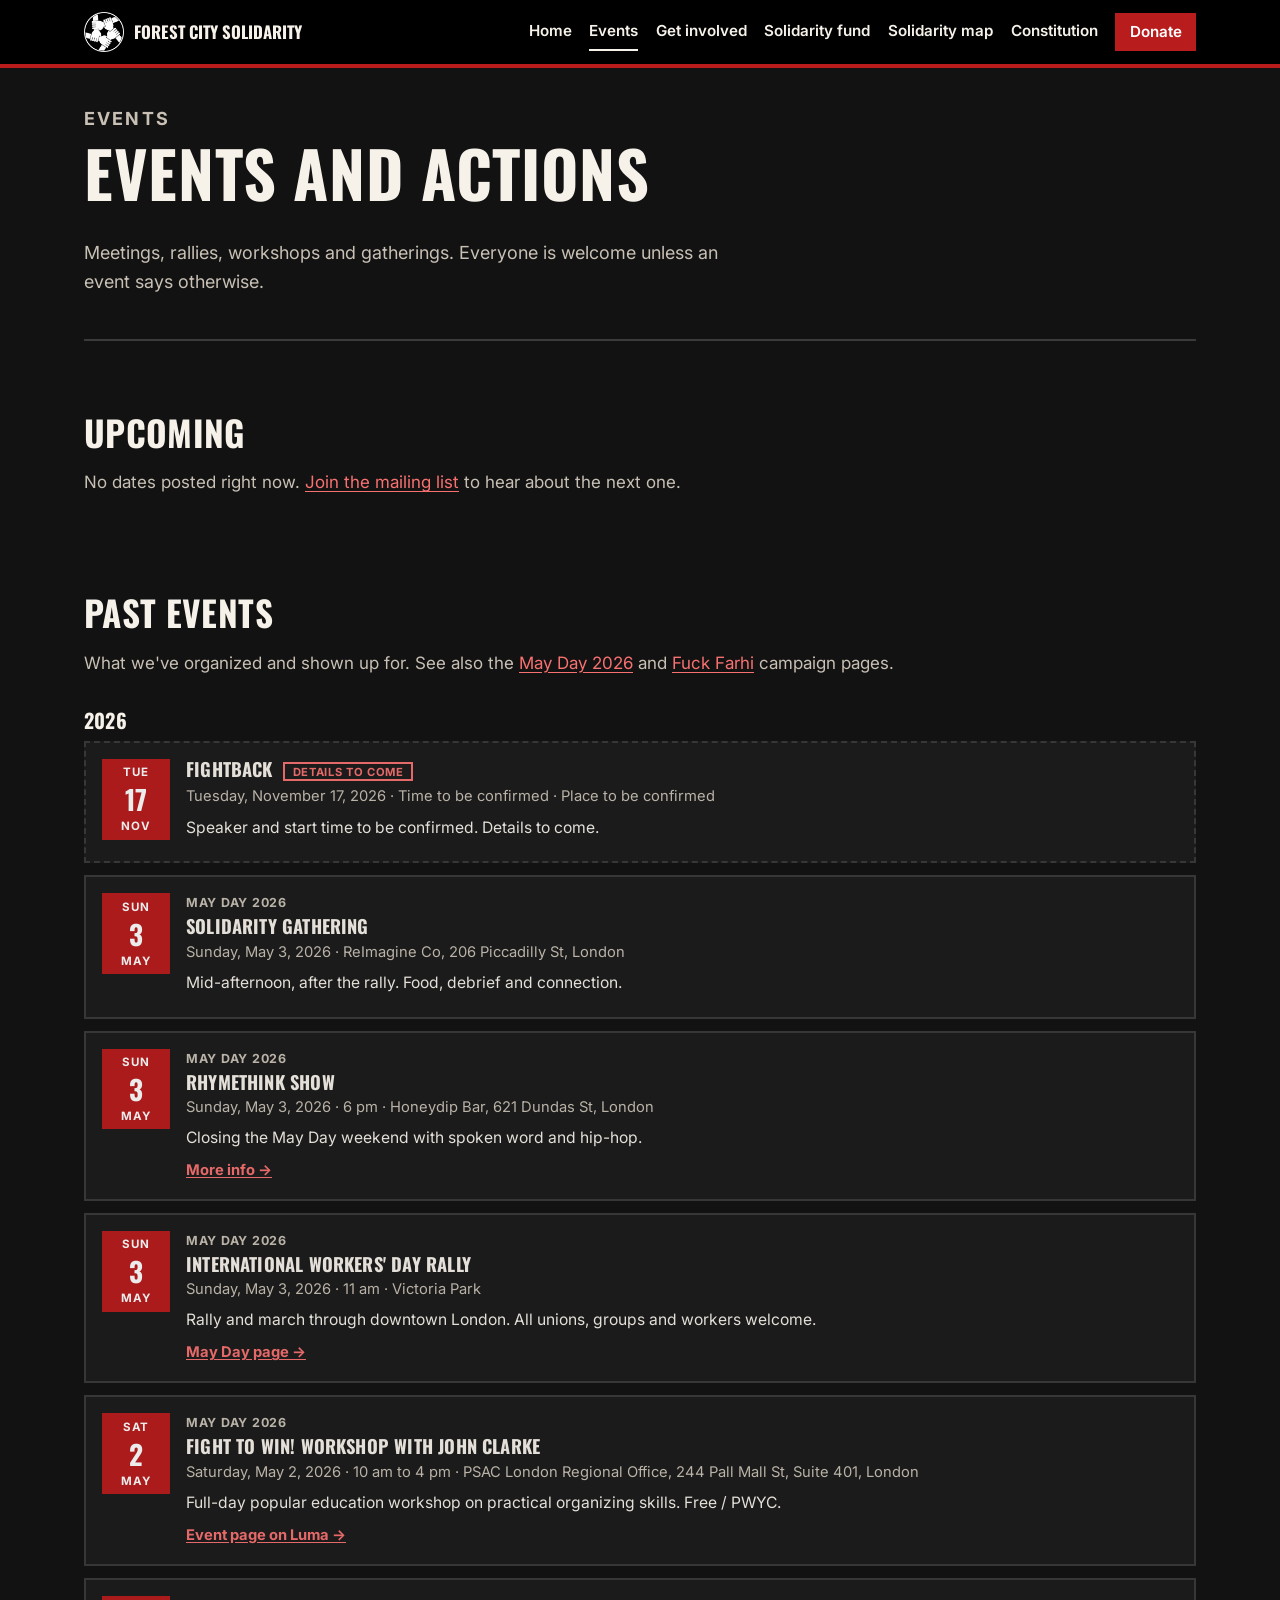
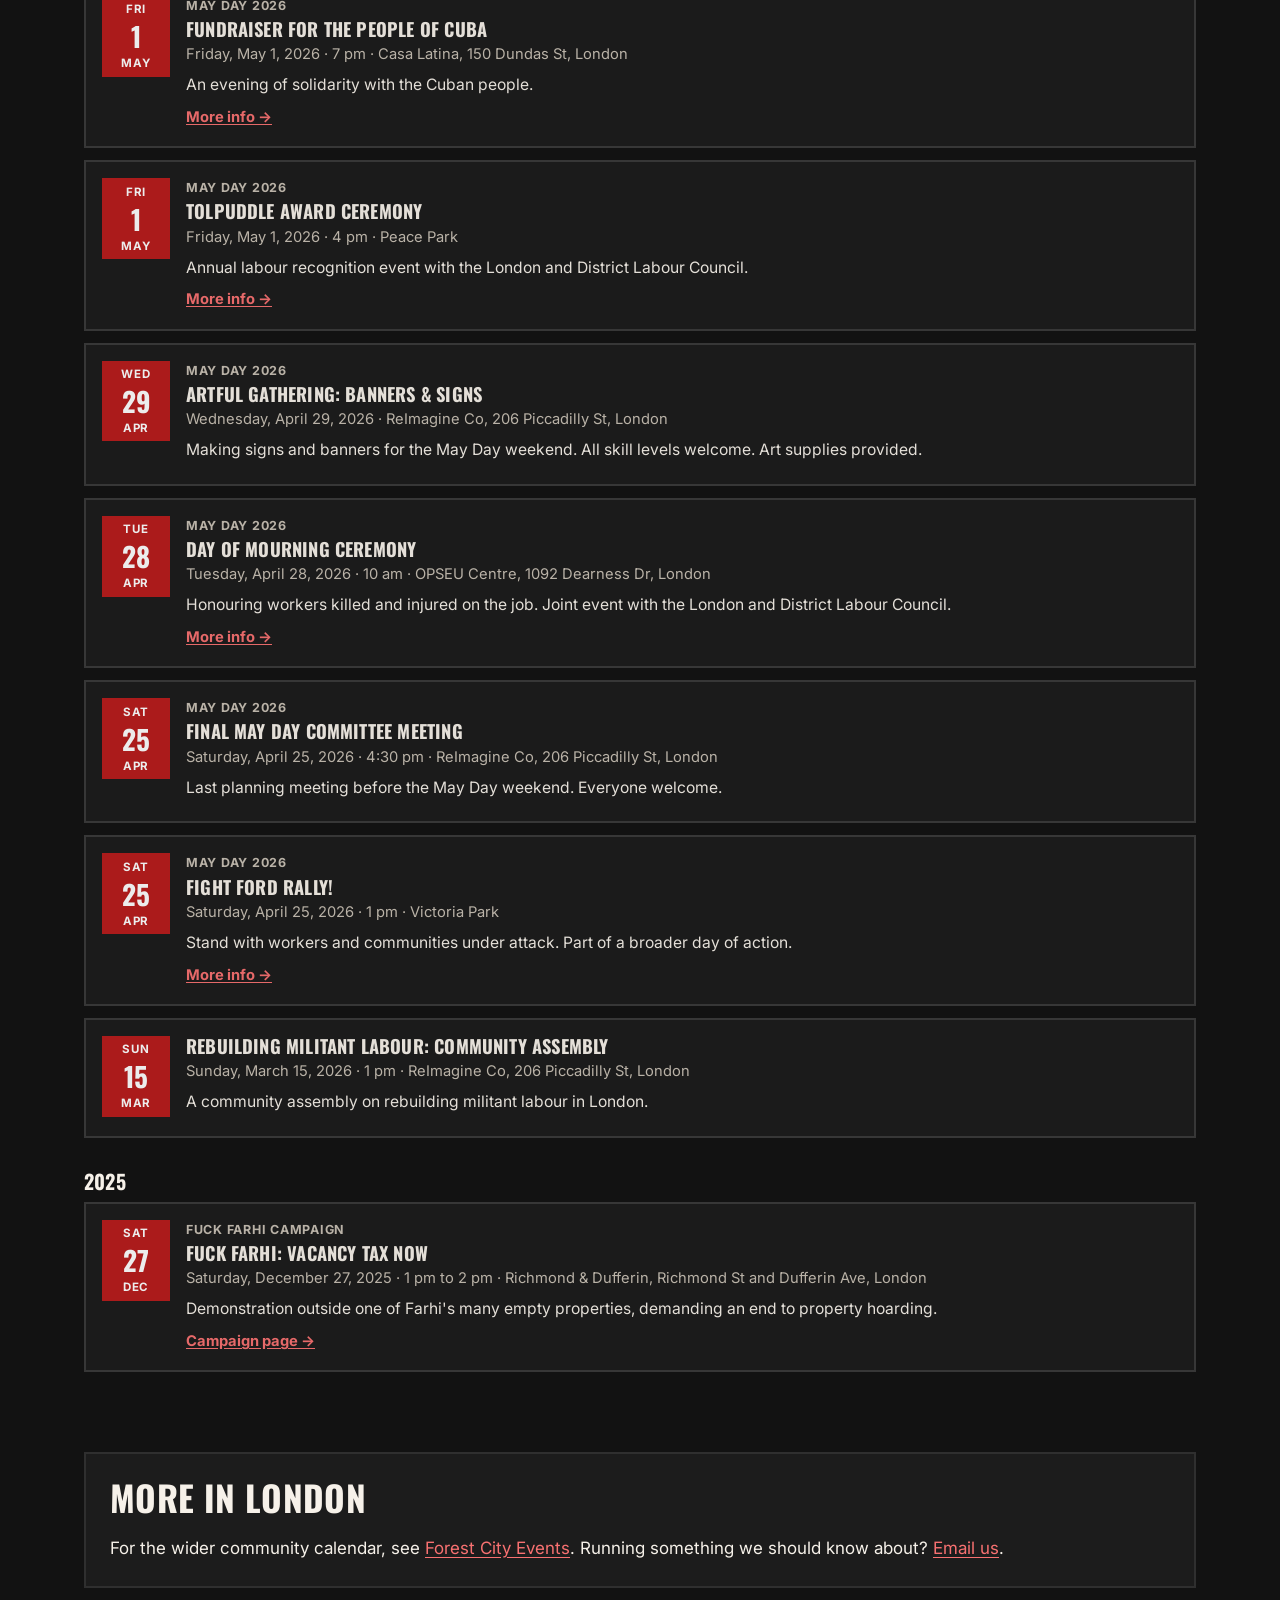
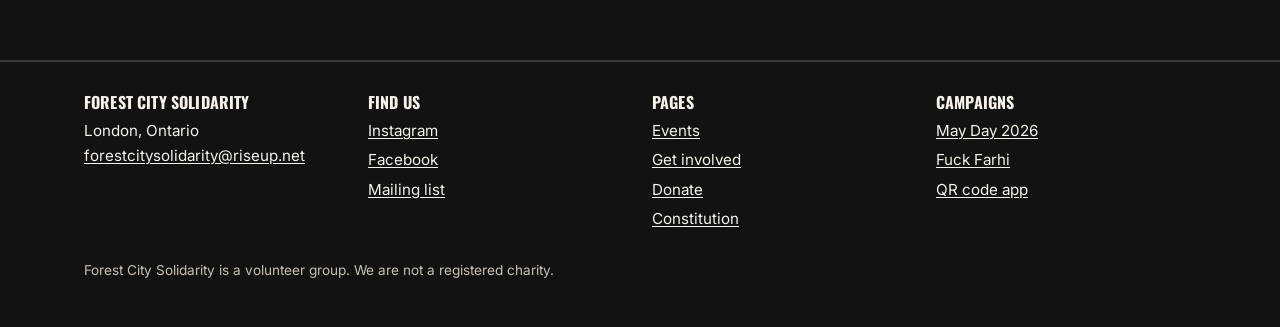
<file: events.html>
<!DOCTYPE html>
<html lang="en-CA">
<head>
  <meta charset="UTF-8">
  <meta name="viewport" content="width=device-width, initial-scale=1">
  <title>Events | Forest City Solidarity</title>
  <meta name="description" content="Upcoming and past events, meetings and actions from Forest City Solidarity in London, Ontario.">
  <meta property="og:title" content="Events | Forest City Solidarity">
  <meta property="og:description" content="Upcoming and past events, meetings and actions from Forest City Solidarity in London, Ontario.">
  <meta property="og:type" content="website">
  <meta property="og:url" content="https://forestcitysolidarity.xyz/events.html">
  <meta property="og:image" content="https://forestcitysolidarity.xyz/images/logo.png">
  <link rel="icon" href="favicon.ico">
  <link rel="preconnect" href="https://fonts.googleapis.com">
  <link rel="preconnect" href="https://fonts.gstatic.com" crossorigin>
  <!-- Layout first, then the theme. Switch theme in css/theme.css -->
  <link rel="stylesheet" href="css/site.css">
  <link rel="stylesheet" href="css/theme.css" id="theme-css">
  <script src="js/theme-preview.js"></script>
</head>
<body>
  <a href="#main" class="skip-link">Skip to main content</a>
  <header class="site-header">
    <div class="container site-header__inner">
      <a href="index.html" class="brand">
        <img src="images/logo.png" alt="" width="40" height="40">
        <span>Forest City Solidarity</span>
      </a>
      <button class="nav-toggle" type="button" data-nav-toggle aria-expanded="false" aria-controls="site-nav">Menu</button>
      <nav class="site-nav" id="site-nav" aria-label="Main">
        <ul>
        <li><a href="index.html">Home</a></li>
        <li><a href="events.html" aria-current="page">Events</a></li>
        <li><a href="get-involved.html">Get involved</a></li>
        <li><a href="fund.html">Solidarity fund</a></li>
        <li><a href="map.html">Solidarity map</a></li>
        <li><a href="constitution.html">Constitution</a></li>
        <li><a href="donate.html" class="nav-donate">Donate</a></li>
        </ul>
      </nav>
    </div>
  </header>

  <main id="main">

    <div class="container">
      <header class="page-head">
        <p class="kicker">Events</p>
        <h1>Events and actions</h1>
        <p>Meetings, rallies, workshops and gatherings. Everyone is welcome unless an event says otherwise.</p>
      </header>

      <section class="section" aria-labelledby="up-title">
        <h2 id="up-title">Upcoming</h2>
        <div data-events="upcoming"><p class="events-empty">Loading events…</p></div>
        <noscript><p>The events list needs JavaScript. Email <a href="mailto:forestcitysolidarity@riseup.net">forestcitysolidarity@riseup.net</a> or follow us on Instagram for dates.</p></noscript>
      </section>

      <section class="section archive" aria-labelledby="past-title">
        <h2 id="past-title">Past events</h2>
        <p class="muted">What we've organized and shown up for. See also the <a href="mayday.html">May Day 2026</a> and <a href="farhi.html">Fuck Farhi</a> campaign pages.</p>
        <div data-events="past"></div>
      </section>

      <section class="section">
        <div class="panel">
          <h2>More in London</h2>
          <p>For the wider community calendar, see <a href="https://forestcityevents.xyz" rel="noopener">Forest City Events</a>. Running something we should know about? <a href="mailto:forestcitysolidarity@riseup.net?subject=Event">Email us</a>.</p>
        </div>
      </section>
    </div>
  </main>

  <footer class="site-footer">
    <div class="container">
      <div class="site-footer__grid">
        <div>
          <h2>Forest City Solidarity</h2>
          <p>London, Ontario<br><a href="mailto:forestcitysolidarity@riseup.net">forestcitysolidarity@riseup.net</a></p>
        </div>
        <div>
          <h2>Find us</h2>
          <ul>
            <li><a href="https://instagram.com/forestcitysolidarity" rel="noopener">Instagram</a></li>
            <li><a href="https://facebook.com/forestcitysolidarity" rel="noopener">Facebook</a></li>
            <li><a href="mailto:fcs-news-subscribe@lists.riseup.net?subject=subscribe">Mailing list</a></li>
          </ul>
        </div>
        <div>
          <h2>Pages</h2>
          <ul>
            <li><a href="events.html">Events</a></li>
            <li><a href="get-involved.html">Get involved</a></li>
            <li><a href="donate.html">Donate</a></li>
            <li><a href="constitution.html">Constitution</a></li>
          </ul>
        </div>
        <div>
          <h2>Campaigns</h2>
          <ul>
            <li><a href="mayday.html">May Day 2026</a></li>
            <li><a href="farhi.html">Fuck Farhi</a></li>
            <li><a href="https://fcs-qr.vercel.app" rel="noopener">QR code app</a></li>
          </ul>
        </div>
      </div>
      <p class="site-footer__fine">Forest City Solidarity is a volunteer group. We are not a registered charity.</p>
    </div>
  </footer>
  <script src="js/config.js"></script>
  <script src="js/site.js"></script>
</body>
</html>
</file>
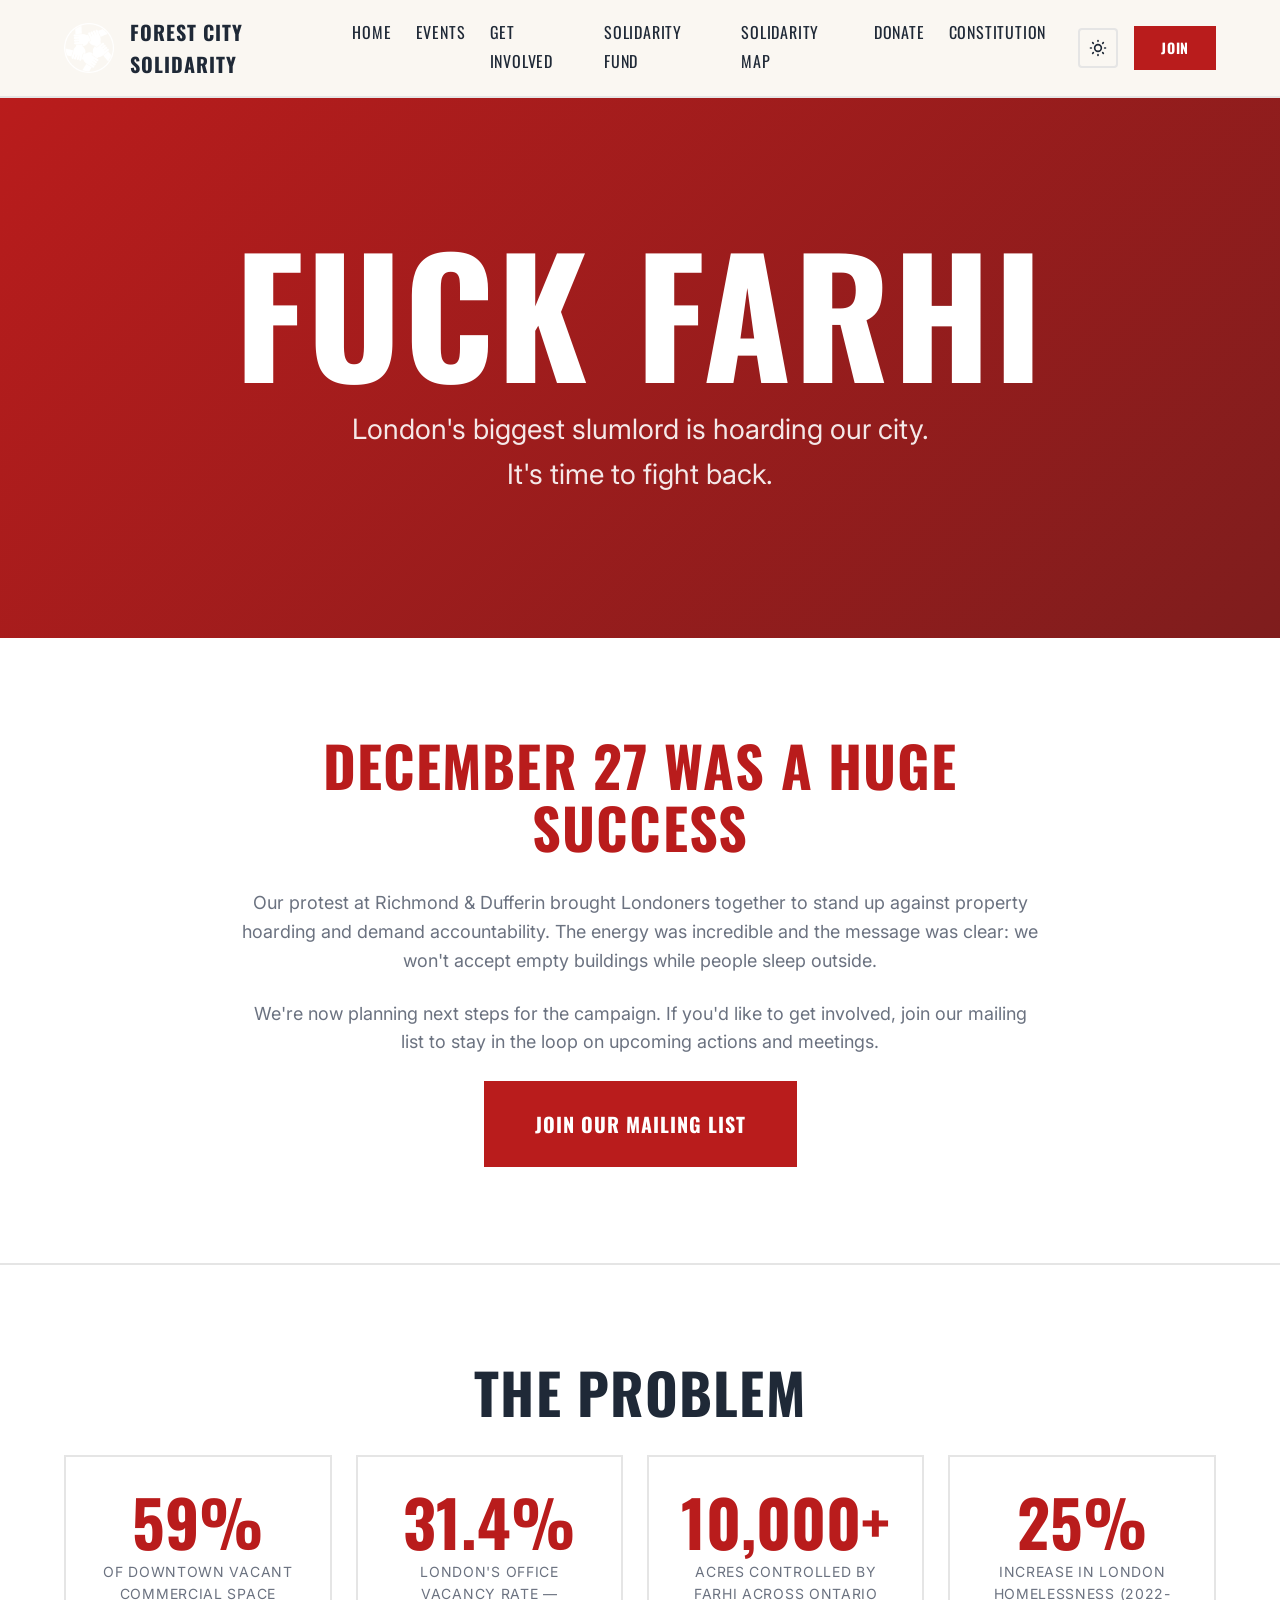
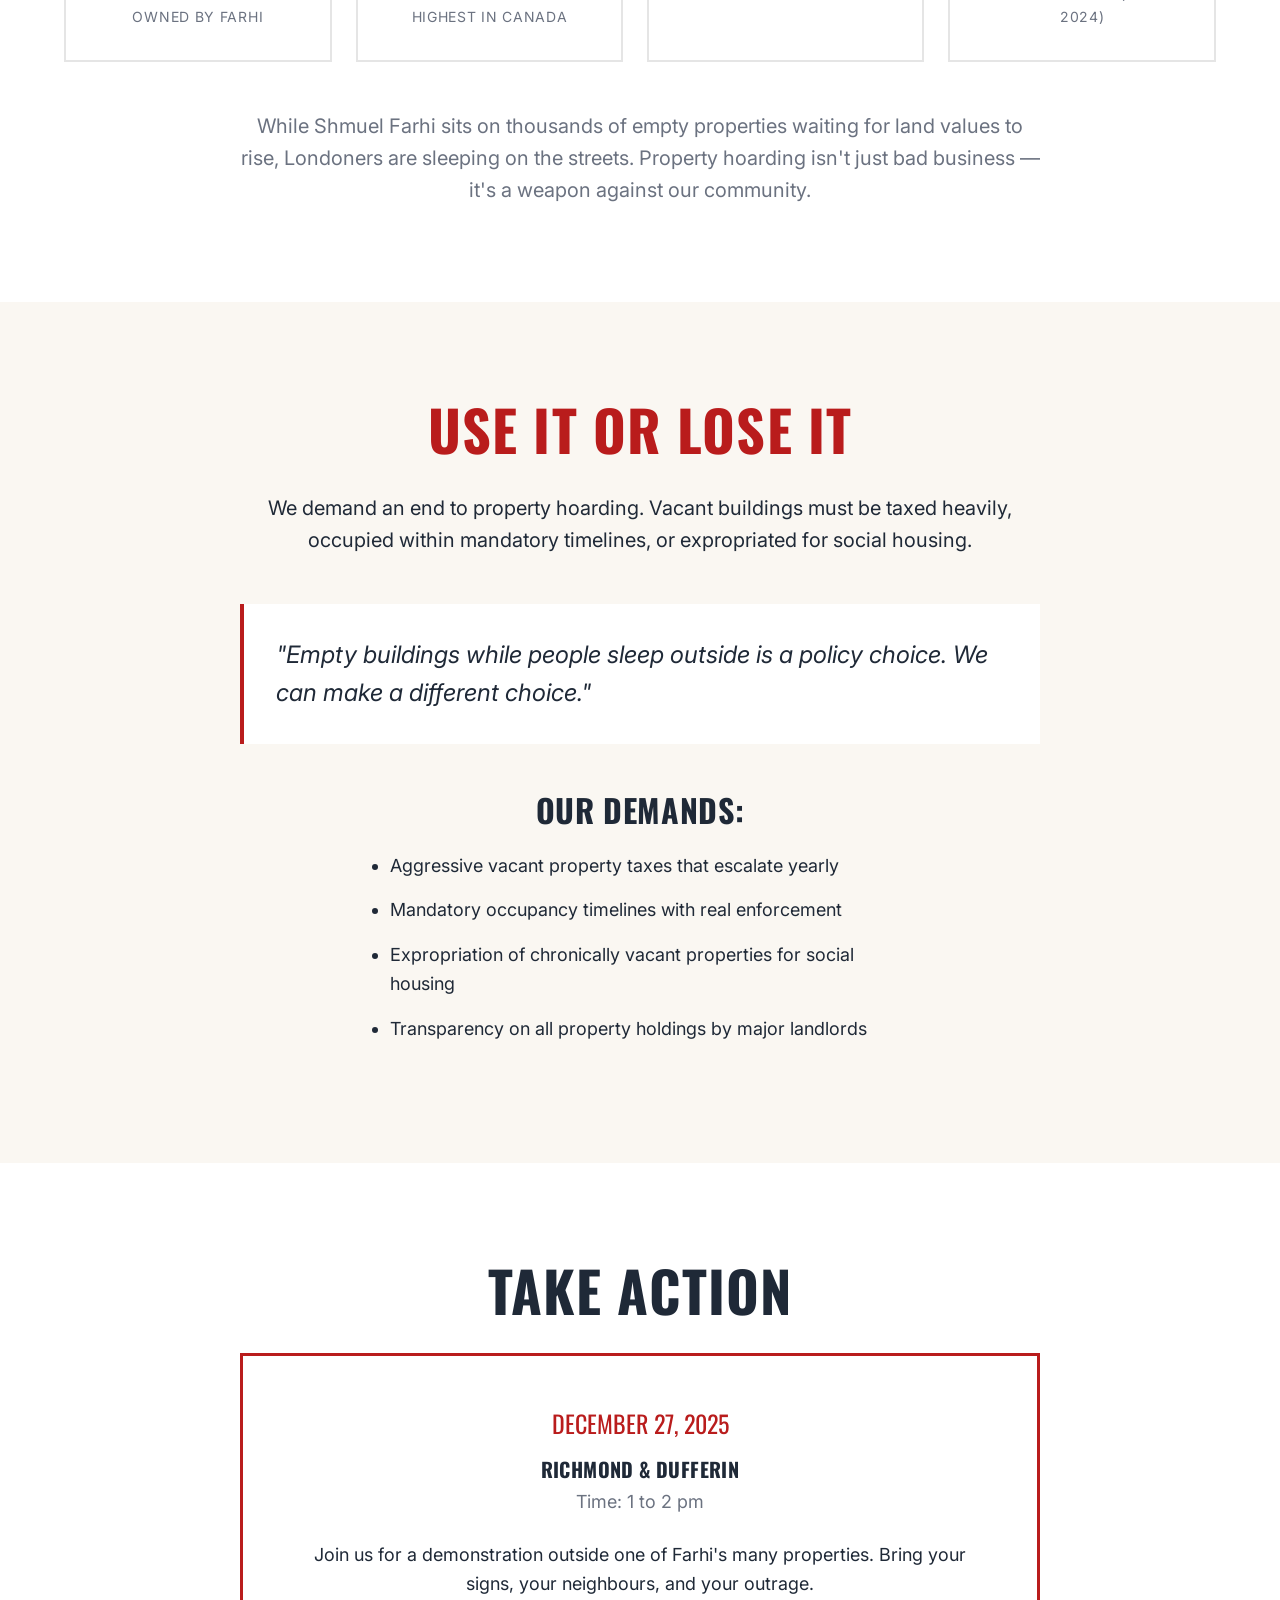
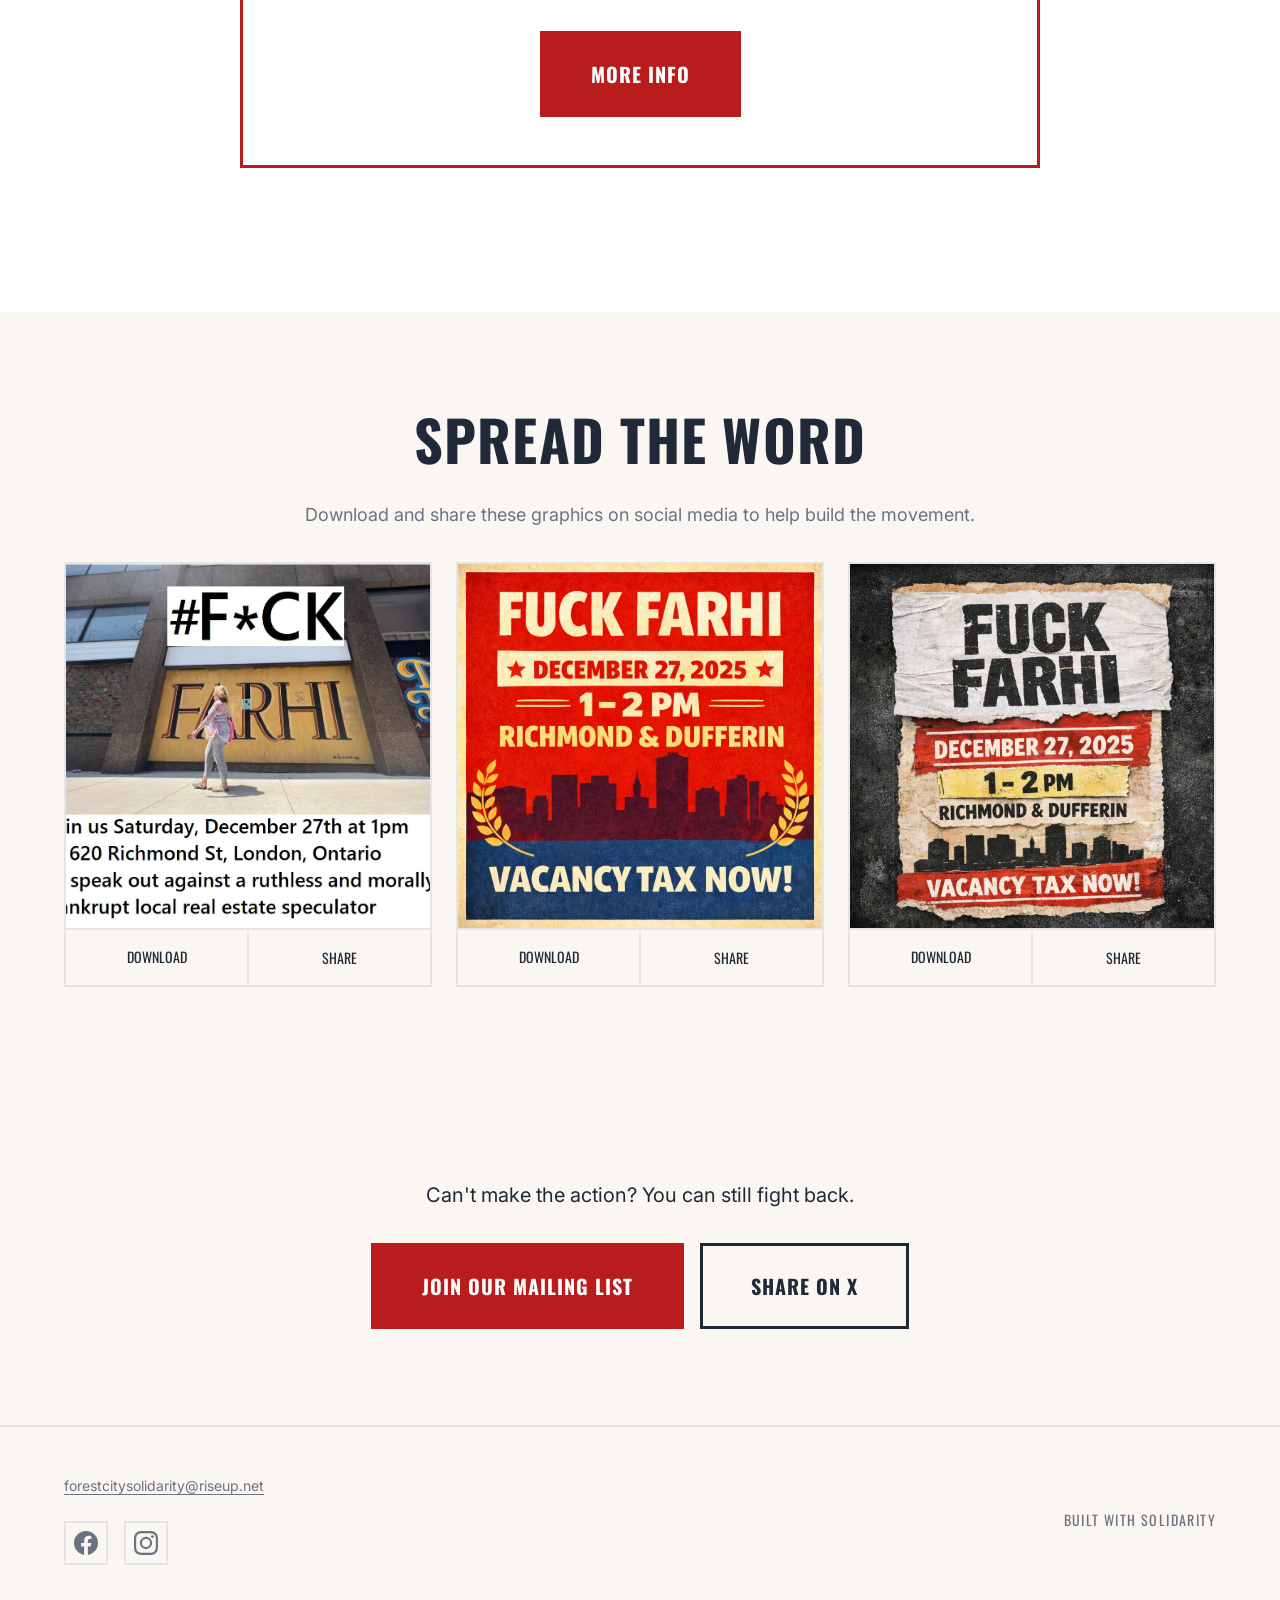
<file: farhi.html>
<!DOCTYPE html>
<html lang="en">
<head>
  <meta charset="UTF-8">
  <meta name="viewport" content="width=device-width, initial-scale=1.0">
  <meta name="description" content="Fuck Farhi Campaign - London's biggest slumlord is hoarding our city. It's time to fight back. Join Forest City Solidarity's campaign for housing justice.">
  <meta name="theme-color" content="#B91C1C">

  <!-- Open Graph -->
  <meta property="og:title" content="Fuck Farhi - Forest City Solidarity">
  <meta property="og:description" content="London's biggest slumlord is hoarding our city. It's time to fight back.">
  <meta property="og:type" content="website">
  <meta property="og:url" content="https://forestcitysolidarity.xyz/farhi">
  <meta property="og:image" content="https://forestcitysolidarity.xyz/images/social/fuck-farhi-share.png">

  <!-- Twitter -->
  <meta name="twitter:card" content="summary_large_image">
  <meta name="twitter:title" content="Fuck Farhi - Forest City Solidarity">
  <meta name="twitter:description" content="London's biggest slumlord is hoarding our city. It's time to fight back.">

  <title>Fuck Farhi - Forest City Solidarity</title>

  <!-- Fonts -->
  <link rel="preconnect" href="https://fonts.googleapis.com">
  <link rel="preconnect" href="https://fonts.gstatic.com" crossorigin>
  <link href="https://fonts.googleapis.com/css2?family=Inter:wght@400;500;600;700&family=Oswald:wght@500;700&display=swap" rel="stylesheet">

  <!-- Styles -->
  <link rel="stylesheet" href="css/style.css">

  <!-- Favicon -->
  <link rel="icon" href="favicon.ico" type="image/x-icon">
</head>
<body>
  <!-- Skip Link -->
  <a href="#main" class="skip-link">Skip to main content</a>

  <!-- Header -->
  <header class="header">
    <div class="header__inner">
      <a href="/" class="header__logo">
        <img src="images/logo.png" alt="Forest City Solidarity logo" width="50" height="50">
        <span class="header__logo-text">Forest City Solidarity</span>
      </a>

      <!-- Desktop Navigation -->
      <nav class="nav" aria-label="Main navigation">
        <ul class="nav__list">
          <li><a href="/" class="nav__link">Home</a></li>
          <li><a href="events.html" class="nav__link">Events</a></li>
          <li><a href="get-involved.html" class="nav__link">Get involved</a></li>
          <li><a href="fund.html" class="nav__link">Solidarity fund</a></li>
          <li><a href="map.html" class="nav__link">Solidarity map</a></li>
          <li><a href="donate.html" class="nav__link">Donate</a></li>
          <li><a href="constitution.html" class="nav__link">Constitution</a></li>
        </ul>
        <div class="nav__actions">
          <button class="theme-toggle" data-theme-toggle aria-label="Switch to light mode">
            <svg class="theme-toggle__moon" xmlns="http://www.w3.org/2000/svg" fill="none" viewBox="0 0 24 24" stroke="currentColor" aria-hidden="true">
              <path stroke-linecap="round" stroke-linejoin="round" stroke-width="2" d="M20.354 15.354A9 9 0 018.646 3.646 9.003 9.003 0 0012 21a9.003 9.003 0 008.354-5.646z"/>
            </svg>
            <svg class="theme-toggle__sun" xmlns="http://www.w3.org/2000/svg" fill="none" viewBox="0 0 24 24" stroke="currentColor" aria-hidden="true">
              <path stroke-linecap="round" stroke-linejoin="round" stroke-width="2" d="M12 3v1m0 16v1m9-9h-1M4 12H3m15.364 6.364l-.707-.707M6.343 6.343l-.707-.707m12.728 0l-.707.707M6.343 17.657l-.707.707M16 12a4 4 0 11-8 0 4 4 0 018 0z"/>
            </svg>
          </button>
          <a href="/#join" class="btn btn--primary btn--small">Join</a>
        </div>
      </nav>

      <!-- Mobile Navigation Toggle -->
      <button class="nav-toggle" data-nav-toggle aria-label="Open menu" aria-expanded="false" aria-controls="mobile-nav">
        <span class="nav-toggle__bar"></span>
        <span class="nav-toggle__bar"></span>
        <span class="nav-toggle__bar"></span>
      </button>
    </div>

    <!-- Mobile Navigation -->
    <nav class="mobile-nav" id="mobile-nav" data-mobile-nav aria-label="Mobile navigation">
      <ul class="mobile-nav__list">
          <li><a href="/" class="mobile-nav__link">Home</a></li>
          <li><a href="events.html" class="mobile-nav__link">Events</a></li>
          <li><a href="get-involved.html" class="mobile-nav__link">Get involved</a></li>
          <li><a href="fund.html" class="mobile-nav__link">Solidarity fund</a></li>
          <li><a href="map.html" class="mobile-nav__link">Solidarity map</a></li>
          <li><a href="donate.html" class="mobile-nav__link">Donate</a></li>
          <li><a href="constitution.html" class="mobile-nav__link">Constitution</a></li>
        </ul>
      <div class="mobile-nav__actions">
        <button class="theme-toggle" data-theme-toggle aria-label="Switch to light mode">
          <svg class="theme-toggle__moon" xmlns="http://www.w3.org/2000/svg" fill="none" viewBox="0 0 24 24" stroke="currentColor" aria-hidden="true">
            <path stroke-linecap="round" stroke-linejoin="round" stroke-width="2" d="M20.354 15.354A9 9 0 018.646 3.646 9.003 9.003 0 0012 21a9.003 9.003 0 008.354-5.646z"/>
          </svg>
          <svg class="theme-toggle__sun" xmlns="http://www.w3.org/2000/svg" fill="none" viewBox="0 0 24 24" stroke="currentColor" aria-hidden="true">
            <path stroke-linecap="round" stroke-linejoin="round" stroke-width="2" d="M12 3v1m0 16v1m9-9h-1M4 12H3m15.364 6.364l-.707-.707M6.343 6.343l-.707-.707m12.728 0l-.707.707M6.343 17.657l-.707.707M16 12a4 4 0 11-8 0 4 4 0 018 0z"/>
          </svg>
        </button>
        <a href="/#join" class="btn btn--primary">Join</a>
      </div>
    </nav>
  </header>

  <!-- Main Content -->
  <main id="main">

    <!-- Campaign Hero -->
    <section class="campaign-hero">
      <div class="container">
        <h1>Fuck Farhi</h1>
        <p class="campaign-hero__subtitle">
          London's biggest slumlord is hoarding our city. It's time to fight back.
        </p>
      </div>
    </section>

    <!-- Campaign Update -->
    <section class="campaign-update">
      <div class="container">
        <div class="campaign-update__content">
          <h2>December 27 Was a Huge Success</h2>
          <p>
            Our protest at Richmond & Dufferin brought Londoners together to stand up against property hoarding and demand accountability. The energy was incredible and the message was clear: we won't accept empty buildings while people sleep outside.
          </p>
          <p>
            We're now planning next steps for the campaign. If you'd like to get involved, join our mailing list to stay in the loop on upcoming actions and meetings.
          </p>
          <a href="/#join" class="btn btn--primary btn--large">Join Our Mailing List</a>
        </div>
      </div>
    </section>

    <!-- The Problem - Stats Section -->
    <section class="stats" id="problem">
      <div class="container">
        <h2 class="text-center">The Problem</h2>
        <div class="stats__grid">

          <div class="stat">
            <p class="stat__number">59%</p>
            <p class="stat__label">of downtown vacant commercial space owned by Farhi</p>
          </div>

          <div class="stat">
            <p class="stat__number">31.4%</p>
            <p class="stat__label">London's office vacancy rate — highest in Canada</p>
          </div>

          <div class="stat">
            <p class="stat__number">10,000+</p>
            <p class="stat__label">acres controlled by Farhi across Ontario</p>
          </div>

          <div class="stat">
            <p class="stat__number">25%</p>
            <p class="stat__label">increase in London homelessness (2022-2024)</p>
          </div>

        </div>

        <p class="stats__description">
          While Shmuel Farhi sits on thousands of empty properties waiting for land values to rise, Londoners are sleeping on the streets. Property hoarding isn't just bad business — it's a weapon against our community.
        </p>
      </div>
    </section>

    <!-- The Demand Section -->
    <section class="demand" id="demand">
      <div class="container">
        <div class="demand__content">
          <h2 class="demand__title">Use It or Lose It</h2>
          <p class="demand__description">
            We demand an end to property hoarding. Vacant buildings must be taxed heavily, occupied within mandatory timelines, or expropriated for social housing.
          </p>

          <blockquote class="demand__quote">
            "Empty buildings while people sleep outside is a policy choice. We can make a different choice."
          </blockquote>

          <div class="mt-lg">
            <h3>Our Demands:</h3>
            <ul style="text-align: left; max-width: 500px; margin: var(--space-md) auto;">
              <li style="margin-bottom: var(--space-sm);">Aggressive vacant property taxes that escalate yearly</li>
              <li style="margin-bottom: var(--space-sm);">Mandatory occupancy timelines with real enforcement</li>
              <li style="margin-bottom: var(--space-sm);">Expropriation of chronically vacant properties for social housing</li>
              <li style="margin-bottom: var(--space-sm);">Transparency on all property holdings by major landlords</li>
            </ul>
          </div>
        </div>
      </div>
    </section>

    <!-- Take Action Section -->
    <section class="action" id="action">
      <div class="container">
        <h2 class="text-center">Take Action</h2>

        <div class="action__card">
          <p class="action__date">December 27, 2025</p>
          <h3 class="action__location">RICHMOND & DUFFERIN</h3>
          <p class="action__time">Time: 1 to 2 pm</p>
          <p class="action__description">
            Join us for a demonstration outside one of Farhi's many properties. Bring your signs, your neighbours, and your outrage.
          </p>
          <a href="https://forestcityevents.xyz/event/fuck-farhi-protest" class="btn btn--primary btn--large" target="_blank" rel="noopener">More Info</a>
        </div>

      </div>
    </section>

    <!-- Shareable Graphics Section -->
    <section class="graphics" id="graphics">
      <div class="container">
        <h2>Spread the Word</h2>
        <p class="text-muted">Download and share these graphics on social media to help build the movement.</p>

        <div class="graphics__grid">

          <div class="graphic-card">
            <div class="graphic-card__image" aria-label="Fuck Farhi campaign graphic 1">
              <img src="images/FF0.png" alt="Fuck Farhi protest flyer - December 27th at 620 Richmond St">
            </div>
            <div class="graphic-card__actions">
              <a href="images/FF0.png" download class="graphic-card__btn">Download</a>
              <button class="graphic-card__btn" onclick="shareGraphic('images/FF0.png')">Share</button>
            </div>
          </div>

          <div class="graphic-card">
            <div class="graphic-card__image" aria-label="Fuck Farhi campaign graphic 2">
              <img src="images/FF1.png" alt="Fuck Farhi - December 27, 2025 - Vacancy Tax Now">
            </div>
            <div class="graphic-card__actions">
              <a href="images/FF1.png" download class="graphic-card__btn">Download</a>
              <button class="graphic-card__btn" onclick="shareGraphic('images/FF1.png')">Share</button>
            </div>
          </div>

          <div class="graphic-card">
            <div class="graphic-card__image" aria-label="Fuck Farhi campaign graphic 3">
              <img src="images/FF2.png" alt="Fuck Farhi - December 27, 2025 - Vacancy Tax Now">
            </div>
            <div class="graphic-card__actions">
              <a href="images/FF2.png" download class="graphic-card__btn">Download</a>
              <button class="graphic-card__btn" onclick="shareGraphic('images/FF2.png')">Share</button>
            </div>
          </div>

        </div>
      </div>
    </section>

    <!-- Bottom CTA -->
    <section class="bottom-cta">
      <div class="container">
        <p>Can't make the action? You can still fight back.</p>
        <div style="display: flex; flex-wrap: wrap; gap: var(--space-sm); justify-content: center;">
          <a href="mailto:fcs-news-subscribe@lists.riseup.net?subject=subscribe" class="btn btn--primary btn--large">Join Our Mailing List</a>
          <a href="https://twitter.com/intent/tweet?text=London%27s%20biggest%20landlord%20is%20hoarding%20our%20city.%20It%27s%20time%20to%20fight%20back.%20Join%20Londoners%20as%20we%20protest%20from%201%20to%202%20pm%20on%20December%2027%20at%20Richmond%20%26%20Dufferin.%20%23FuckFarhi%20https%3A%2F%2Ffuckfarhi.xyz" class="btn btn--secondary btn--large" target="_blank" rel="noopener noreferrer">Share on X</a>
        </div>
      </div>
    </section>

  </main>

  <!-- Footer -->
  <footer class="footer">
    <div class="container">
      <div class="footer__inner">
        <div class="footer__info">
          <p><a href="mailto:forestcitysolidarity@riseup.net">forestcitysolidarity@riseup.net</a></p>
          <div class="social-links" style="margin-top: 0.5rem;">
            <a href="https://facebook.com/forestcitysolidarity" class="social-link" aria-label="Facebook" target="_blank" rel="noopener noreferrer">
              <svg xmlns="http://www.w3.org/2000/svg" viewBox="0 0 24 24" fill="currentColor" aria-hidden="true">
                <path d="M24 12.073c0-6.627-5.373-12-12-12s-12 5.373-12 12c0 5.99 4.388 10.954 10.125 11.854v-8.385H7.078v-3.47h3.047V9.43c0-3.007 1.792-4.669 4.533-4.669 1.312 0 2.686.235 2.686.235v2.953H15.83c-1.491 0-1.956.925-1.956 1.874v2.25h3.328l-.532 3.47h-2.796v8.385C19.612 23.027 24 18.062 24 12.073z"/>
              </svg>
            </a>
            <a href="https://instagram.com/forestcitysolidarity" class="social-link" aria-label="Instagram" target="_blank" rel="noopener noreferrer">
              <svg xmlns="http://www.w3.org/2000/svg" viewBox="0 0 24 24" fill="currentColor" aria-hidden="true">
                <path d="M12 2.163c3.204 0 3.584.012 4.85.07 3.252.148 4.771 1.691 4.919 4.919.058 1.265.069 1.645.069 4.849 0 3.205-.012 3.584-.069 4.849-.149 3.225-1.664 4.771-4.919 4.919-1.266.058-1.644.07-4.85.07-3.204 0-3.584-.012-4.849-.07-3.26-.149-4.771-1.699-4.919-4.92-.058-1.265-.07-1.644-.07-4.849 0-3.204.013-3.583.07-4.849.149-3.227 1.664-4.771 4.919-4.919 1.266-.057 1.645-.069 4.849-.069zM12 0C8.741 0 8.333.014 7.053.072 2.695.272.273 2.69.073 7.052.014 8.333 0 8.741 0 12c0 3.259.014 3.668.072 4.948.2 4.358 2.618 6.78 6.98 6.98C8.333 23.986 8.741 24 12 24c3.259 0 3.668-.014 4.948-.072 4.354-.2 6.782-2.618 6.979-6.98.059-1.28.073-1.689.073-4.948 0-3.259-.014-3.667-.072-4.947-.196-4.354-2.617-6.78-6.979-6.98C15.668.014 15.259 0 12 0zm0 5.838a6.162 6.162 0 100 12.324 6.162 6.162 0 000-12.324zM12 16a4 4 0 110-8 4 4 0 010 8zm6.406-11.845a1.44 1.44 0 100 2.881 1.44 1.44 0 000-2.881z"/>
              </svg>
            </a>
          </div>
        </div>
        <p class="footer__tagline">Built with solidarity</p>
      </div>
    </div>
  </footer>

  <!-- Scripts -->
  <script src="js/main.js"></script>
  <script>
    // Simple share function
    function shareGraphic(imageUrl) {
      if (navigator.share) {
        navigator.share({
          title: 'Fuck Farhi - Forest City Solidarity',
          text: 'London\'s biggest slumlord is hoarding our city. It\'s time to fight back.',
          url: window.location.href
        }).catch(console.error);
      } else {
        // Fallback: copy URL to clipboard
        navigator.clipboard.writeText(window.location.href).then(function() {
          alert('Link copied to clipboard!');
        }).catch(function() {
          alert('Share this page: ' + window.location.href);
        });
      }
    }
  </script>

  <!-- Tally Script (uncomment when Tally forms are set up)
  <script>
    var d=document,w="https://tally.so/widgets/embed.js",v=function(){"undefined"!=typeof Tally?Tally.loadEmbeds():d.querySelectorAll("iframe[data-tally-src]:not([src])").forEach((function(e){e.src=e.dataset.tallySrc}))};if("undefined"!=typeof Tally)v();else if(d.querySelector('script[src="'+w+'"]')==null){var s=d.createElement("script");s.src=w,s.onload=v,s.onerror=v,d.body.appendChild(s)}
  </script>
  -->
</body>
</html>
</file>
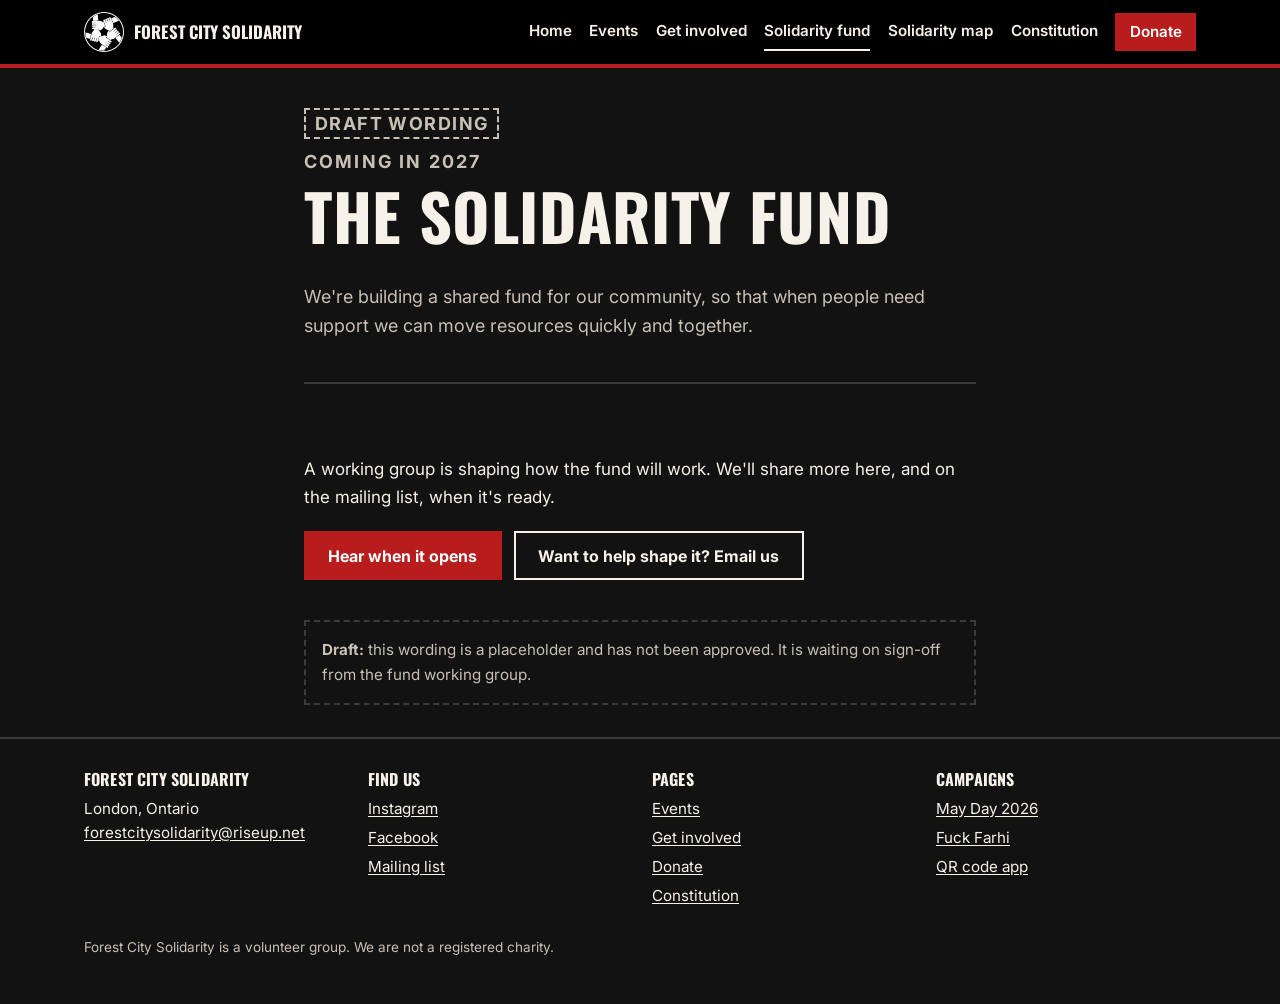
<file: fund.html>
<!DOCTYPE html>
<html lang="en-CA">
<head>
  <meta charset="UTF-8">
  <meta name="viewport" content="width=device-width, initial-scale=1">
  <title>Solidarity fund | Forest City Solidarity</title>
  <meta name="description" content="Forest City Solidarity is working on a community solidarity fund, coming in 2027.">
  <meta property="og:title" content="Solidarity fund | Forest City Solidarity">
  <meta property="og:description" content="Forest City Solidarity is working on a community solidarity fund, coming in 2027.">
  <meta property="og:type" content="website">
  <meta property="og:url" content="https://forestcitysolidarity.xyz/fund.html">
  <meta property="og:image" content="https://forestcitysolidarity.xyz/images/logo.png">
  <link rel="icon" href="favicon.ico">
  <link rel="preconnect" href="https://fonts.googleapis.com">
  <link rel="preconnect" href="https://fonts.gstatic.com" crossorigin>
  <!-- Layout first, then the theme. Switch theme in css/theme.css -->
  <link rel="stylesheet" href="css/site.css">
  <link rel="stylesheet" href="css/theme.css" id="theme-css">
  <script src="js/theme-preview.js"></script>
</head>
<body>
  <a href="#main" class="skip-link">Skip to main content</a>
  <header class="site-header">
    <div class="container site-header__inner">
      <a href="index.html" class="brand">
        <img src="images/logo.png" alt="" width="40" height="40">
        <span>Forest City Solidarity</span>
      </a>
      <button class="nav-toggle" type="button" data-nav-toggle aria-expanded="false" aria-controls="site-nav">Menu</button>
      <nav class="site-nav" id="site-nav" aria-label="Main">
        <ul>
        <li><a href="index.html">Home</a></li>
        <li><a href="events.html">Events</a></li>
        <li><a href="get-involved.html">Get involved</a></li>
        <li><a href="fund.html" aria-current="page">Solidarity fund</a></li>
        <li><a href="map.html">Solidarity map</a></li>
        <li><a href="constitution.html">Constitution</a></li>
        <li><a href="donate.html" class="nav-donate">Donate</a></li>
        </ul>
      </nav>
    </div>
  </header>

  <main id="main">

    <div class="container narrow">
      <header class="page-head">
        <p class="draft-flag">Draft wording</p>
        <p class="kicker">Coming in 2027</p>
        <h1>The solidarity fund</h1>
        <p>We're building a shared fund for our community, so that when people need support we can move resources quickly and together.</p>
      </header>
      <section class="section">
        <p>A working group is shaping how the fund will work. We'll share more here, and on the mailing list, when it's ready.</p>
        <div class="btn-row">
          <a class="btn" href="mailto:fcs-news-subscribe@lists.riseup.net?subject=subscribe">Hear when it opens</a>
          <a class="btn btn--ghost" href="mailto:forestcitysolidarity@riseup.net?subject=Solidarity%20fund">Want to help shape it? Email us</a>
        </div>
      </section>
      <p class="draft-note"><strong>Draft:</strong> this wording is a placeholder and has not been approved. It is waiting on sign-off from the fund working group.</p>
    </div>
  </main>

  <footer class="site-footer">
    <div class="container">
      <div class="site-footer__grid">
        <div>
          <h2>Forest City Solidarity</h2>
          <p>London, Ontario<br><a href="mailto:forestcitysolidarity@riseup.net">forestcitysolidarity@riseup.net</a></p>
        </div>
        <div>
          <h2>Find us</h2>
          <ul>
            <li><a href="https://instagram.com/forestcitysolidarity" rel="noopener">Instagram</a></li>
            <li><a href="https://facebook.com/forestcitysolidarity" rel="noopener">Facebook</a></li>
            <li><a href="mailto:fcs-news-subscribe@lists.riseup.net?subject=subscribe">Mailing list</a></li>
          </ul>
        </div>
        <div>
          <h2>Pages</h2>
          <ul>
            <li><a href="events.html">Events</a></li>
            <li><a href="get-involved.html">Get involved</a></li>
            <li><a href="donate.html">Donate</a></li>
            <li><a href="constitution.html">Constitution</a></li>
          </ul>
        </div>
        <div>
          <h2>Campaigns</h2>
          <ul>
            <li><a href="mayday.html">May Day 2026</a></li>
            <li><a href="farhi.html">Fuck Farhi</a></li>
            <li><a href="https://fcs-qr.vercel.app" rel="noopener">QR code app</a></li>
          </ul>
        </div>
      </div>
      <p class="site-footer__fine">Forest City Solidarity is a volunteer group. We are not a registered charity.</p>
    </div>
  </footer>
  <script src="js/config.js"></script>
  <script src="js/site.js"></script>
</body>
</html>
</file>
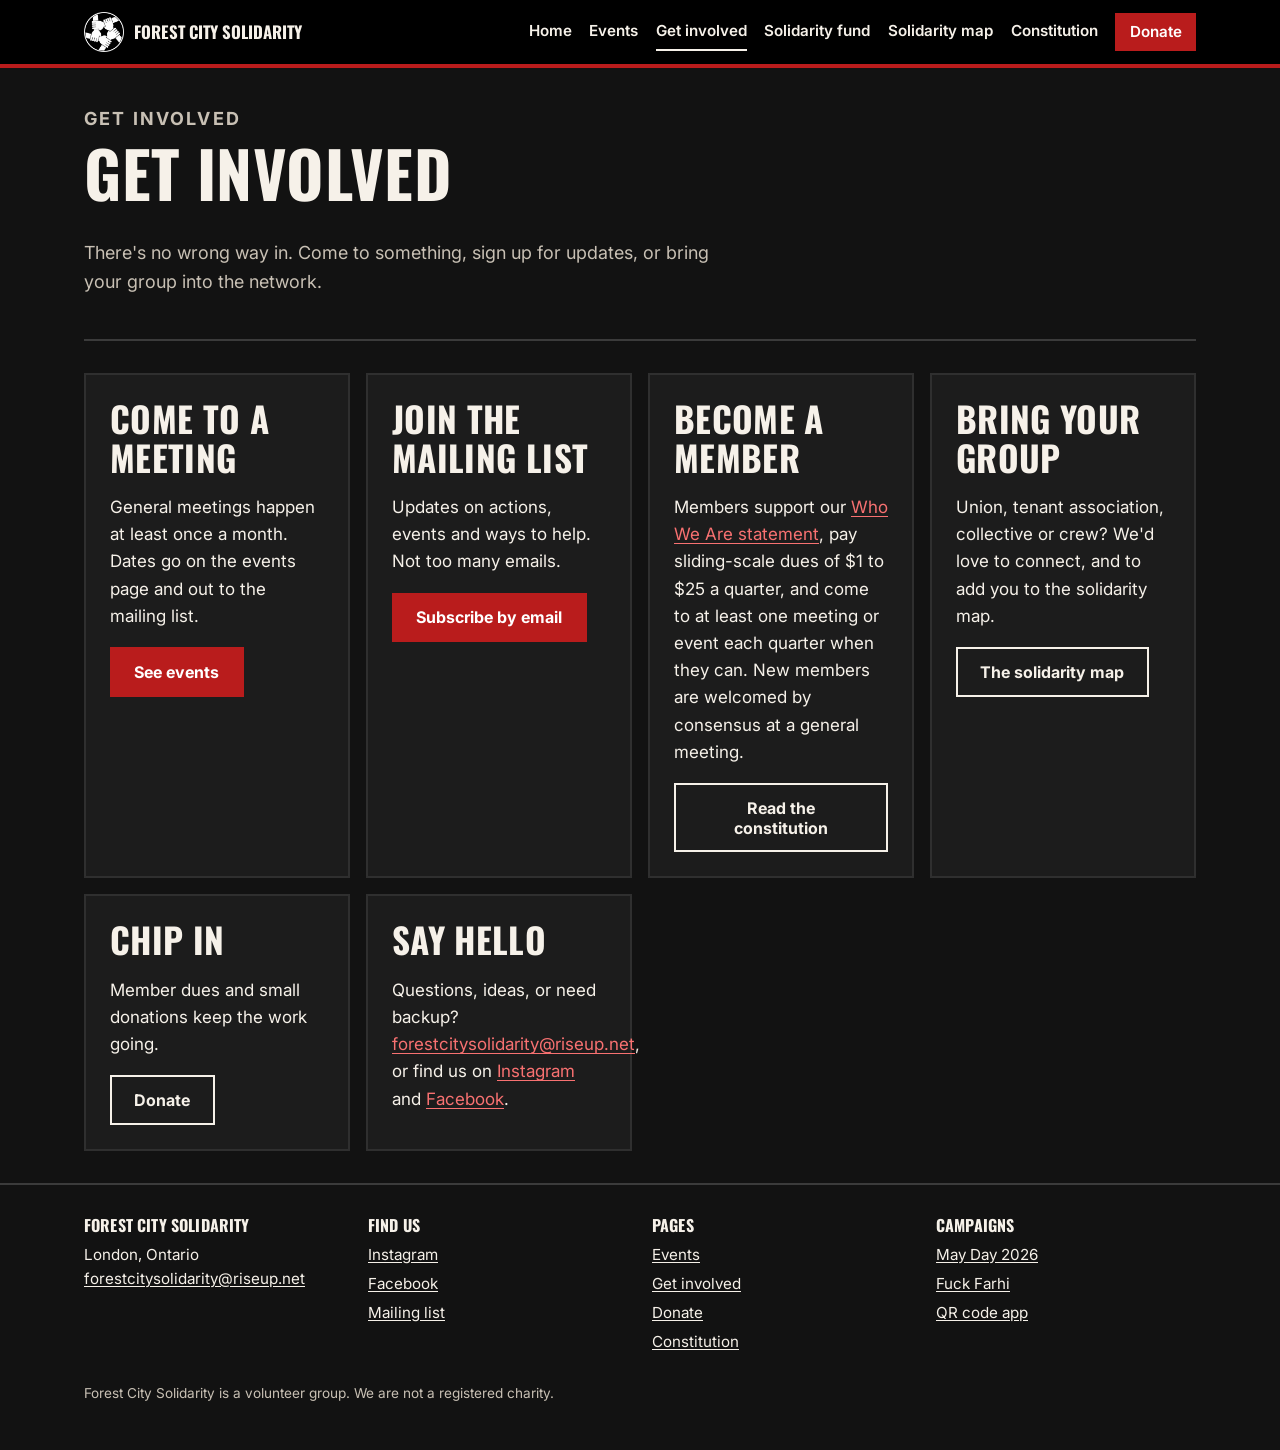
<file: get-involved.html>
<!DOCTYPE html>
<html lang="en-CA">
<head>
  <meta charset="UTF-8">
  <meta name="viewport" content="width=device-width, initial-scale=1">
  <title>Get involved | Forest City Solidarity</title>
  <meta name="description" content="Ways to get involved with Forest City Solidarity: meetings, mailing list, membership and connecting your group.">
  <meta property="og:title" content="Get involved | Forest City Solidarity">
  <meta property="og:description" content="Ways to get involved with Forest City Solidarity: meetings, mailing list, membership and connecting your group.">
  <meta property="og:type" content="website">
  <meta property="og:url" content="https://forestcitysolidarity.xyz/get-involved.html">
  <meta property="og:image" content="https://forestcitysolidarity.xyz/images/logo.png">
  <link rel="icon" href="favicon.ico">
  <link rel="preconnect" href="https://fonts.googleapis.com">
  <link rel="preconnect" href="https://fonts.gstatic.com" crossorigin>
  <!-- Layout first, then the theme. Switch theme in css/theme.css -->
  <link rel="stylesheet" href="css/site.css">
  <link rel="stylesheet" href="css/theme.css" id="theme-css">
  <script src="js/theme-preview.js"></script>
</head>
<body>
  <a href="#main" class="skip-link">Skip to main content</a>
  <header class="site-header">
    <div class="container site-header__inner">
      <a href="index.html" class="brand">
        <img src="images/logo.png" alt="" width="40" height="40">
        <span>Forest City Solidarity</span>
      </a>
      <button class="nav-toggle" type="button" data-nav-toggle aria-expanded="false" aria-controls="site-nav">Menu</button>
      <nav class="site-nav" id="site-nav" aria-label="Main">
        <ul>
        <li><a href="index.html">Home</a></li>
        <li><a href="events.html">Events</a></li>
        <li><a href="get-involved.html" aria-current="page">Get involved</a></li>
        <li><a href="fund.html">Solidarity fund</a></li>
        <li><a href="map.html">Solidarity map</a></li>
        <li><a href="constitution.html">Constitution</a></li>
        <li><a href="donate.html" class="nav-donate">Donate</a></li>
        </ul>
      </nav>
    </div>
  </header>

  <main id="main">

    <div class="container">
      <header class="page-head">
        <p class="kicker">Get involved</p>
        <h1>Get involved</h1>
        <p>There's no wrong way in. Come to something, sign up for updates, or bring your group into the network.</p>
      </header>
      <div class="cards">
        <section class="panel">
          <h2>Come to a meeting</h2>
          <p>General meetings happen at least once a month. Dates go on the events page and out to the mailing list.</p>
          <a class="btn" href="events.html">See events</a>
        </section>
        <section class="panel" id="mailing-list">
          <h2>Join the mailing list</h2>
          <p>Updates on actions, events and ways to help. Not too many emails.</p>
          <a class="btn" href="mailto:fcs-news-subscribe@lists.riseup.net?subject=subscribe">Subscribe by email</a>
        </section>
        <section class="panel">
          <h2>Become a member</h2>
          <p>Members support our <a href="constitution.html">Who We Are statement</a>, pay sliding-scale dues of $1 to $25 a quarter, and come to at least one meeting or event each quarter when they can. New members are welcomed by consensus at a general meeting.</p>
          <a class="btn btn--ghost" href="constitution.html">Read the constitution</a>
        </section>
        <section class="panel">
          <h2>Bring your group</h2>
          <p>Union, tenant association, collective or crew? We'd love to connect, and to add you to the solidarity map.</p>
          <a class="btn btn--ghost" href="map.html">The solidarity map</a>
        </section>
        <section class="panel">
          <h2>Chip in</h2>
          <p>Member dues and small donations keep the work going.</p>
          <a class="btn btn--ghost" href="donate.html">Donate</a>
        </section>
        <section class="panel">
          <h2>Say hello</h2>
          <p>Questions, ideas, or need backup? <a href="mailto:forestcitysolidarity@riseup.net">forestcitysolidarity@riseup.net</a>, or find us on <a href="https://instagram.com/forestcitysolidarity" rel="noopener">Instagram</a> and <a href="https://facebook.com/forestcitysolidarity" rel="noopener">Facebook</a>.</p>
        </section>
      </div>
    </div>
  </main>

  <footer class="site-footer">
    <div class="container">
      <div class="site-footer__grid">
        <div>
          <h2>Forest City Solidarity</h2>
          <p>London, Ontario<br><a href="mailto:forestcitysolidarity@riseup.net">forestcitysolidarity@riseup.net</a></p>
        </div>
        <div>
          <h2>Find us</h2>
          <ul>
            <li><a href="https://instagram.com/forestcitysolidarity" rel="noopener">Instagram</a></li>
            <li><a href="https://facebook.com/forestcitysolidarity" rel="noopener">Facebook</a></li>
            <li><a href="mailto:fcs-news-subscribe@lists.riseup.net?subject=subscribe">Mailing list</a></li>
          </ul>
        </div>
        <div>
          <h2>Pages</h2>
          <ul>
            <li><a href="events.html">Events</a></li>
            <li><a href="get-involved.html">Get involved</a></li>
            <li><a href="donate.html">Donate</a></li>
            <li><a href="constitution.html">Constitution</a></li>
          </ul>
        </div>
        <div>
          <h2>Campaigns</h2>
          <ul>
            <li><a href="mayday.html">May Day 2026</a></li>
            <li><a href="farhi.html">Fuck Farhi</a></li>
            <li><a href="https://fcs-qr.vercel.app" rel="noopener">QR code app</a></li>
          </ul>
        </div>
      </div>
      <p class="site-footer__fine">Forest City Solidarity is a volunteer group. We are not a registered charity.</p>
    </div>
  </footer>
  <script src="js/config.js"></script>
  <script src="js/site.js"></script>
</body>
</html>
</file>
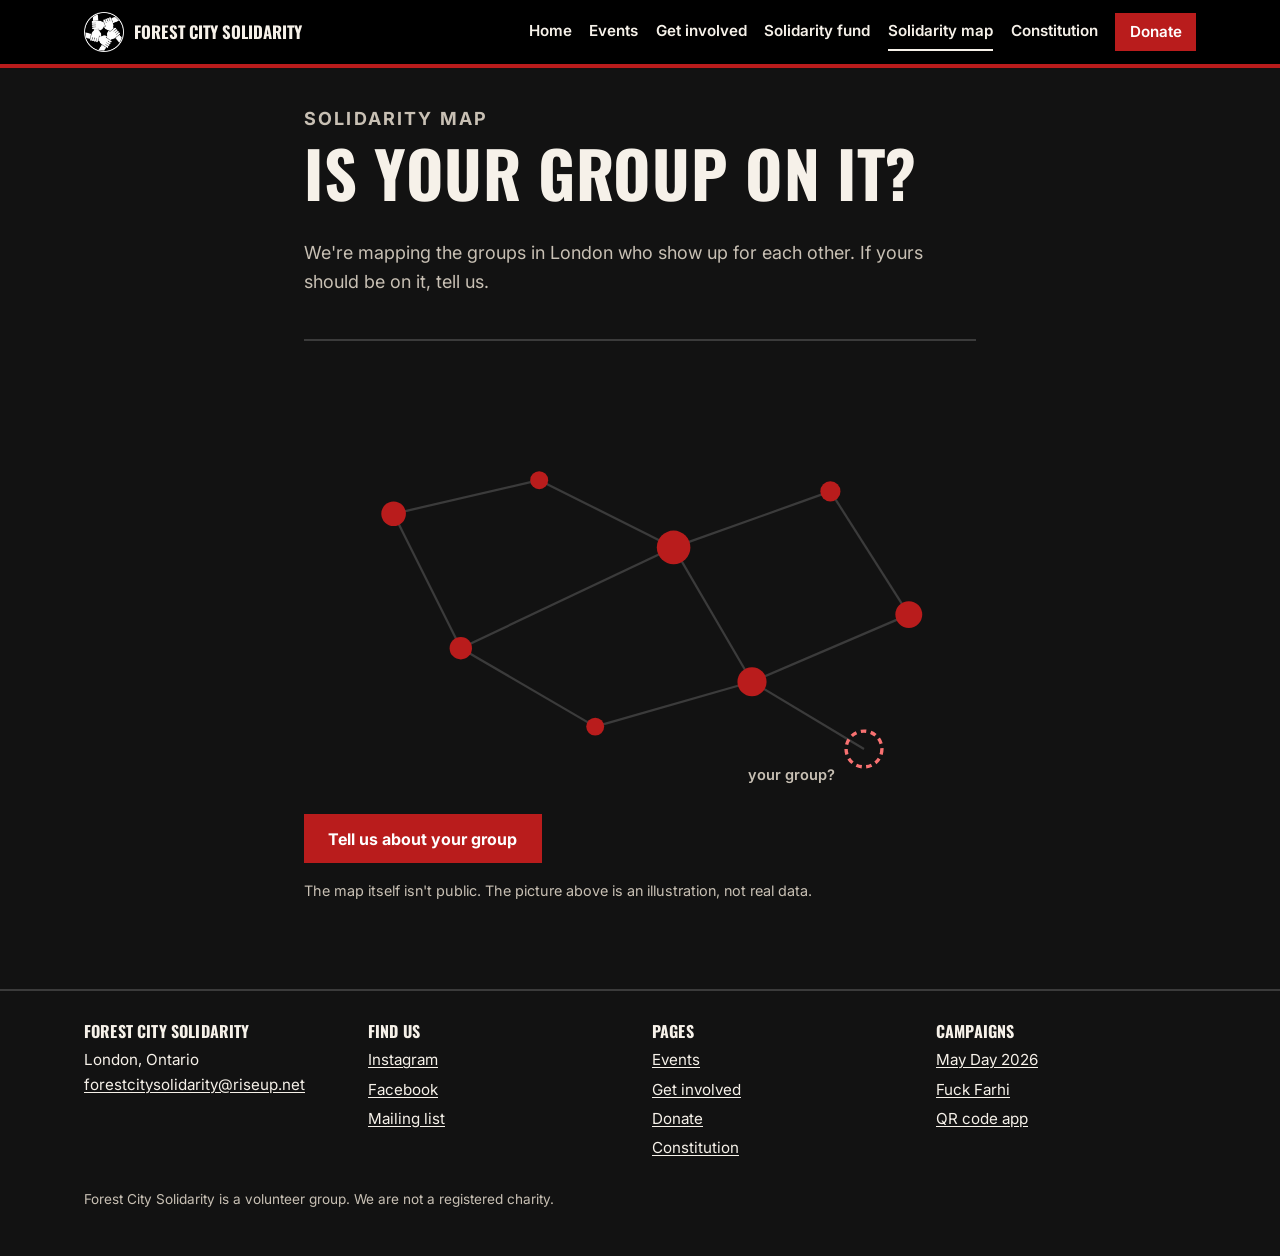
<file: map.html>
<!DOCTYPE html>
<html lang="en-CA">
<head>
  <meta charset="UTF-8">
  <meta name="viewport" content="width=device-width, initial-scale=1">
  <title>Solidarity map | Forest City Solidarity</title>
  <meta name="description" content="Is your group on the Forest City Solidarity map? Tell us.">
  <meta property="og:title" content="Solidarity map | Forest City Solidarity">
  <meta property="og:description" content="Is your group on the Forest City Solidarity map? Tell us.">
  <meta property="og:type" content="website">
  <meta property="og:url" content="https://forestcitysolidarity.xyz/map.html">
  <meta property="og:image" content="https://forestcitysolidarity.xyz/images/logo.png">
  <link rel="icon" href="favicon.ico">
  <link rel="preconnect" href="https://fonts.googleapis.com">
  <link rel="preconnect" href="https://fonts.gstatic.com" crossorigin>
  <!-- Layout first, then the theme. Switch theme in css/theme.css -->
  <link rel="stylesheet" href="css/site.css">
  <link rel="stylesheet" href="css/theme.css" id="theme-css">
  <script src="js/theme-preview.js"></script>
</head>
<body>
  <a href="#main" class="skip-link">Skip to main content</a>
  <header class="site-header">
    <div class="container site-header__inner">
      <a href="index.html" class="brand">
        <img src="images/logo.png" alt="" width="40" height="40">
        <span>Forest City Solidarity</span>
      </a>
      <button class="nav-toggle" type="button" data-nav-toggle aria-expanded="false" aria-controls="site-nav">Menu</button>
      <nav class="site-nav" id="site-nav" aria-label="Main">
        <ul>
        <li><a href="index.html">Home</a></li>
        <li><a href="events.html">Events</a></li>
        <li><a href="get-involved.html">Get involved</a></li>
        <li><a href="fund.html">Solidarity fund</a></li>
        <li><a href="map.html" aria-current="page">Solidarity map</a></li>
        <li><a href="constitution.html">Constitution</a></li>
        <li><a href="donate.html" class="nav-donate">Donate</a></li>
        </ul>
      </nav>
    </div>
  </header>

  <main id="main">

    <div class="container narrow">
      <header class="page-head">
        <p class="kicker">Solidarity map</p>
        <h1>Is your group on it?</h1>
        <p>We're mapping the groups in London who show up for each other. If yours should be on it, tell us.</p>
      </header>
      <section class="section">
        <svg class="map-art" viewBox="0 0 600 340" role="img" aria-labelledby="map-art-title">
  <title id="map-art-title">Illustration: dots joined by lines, a network of groups. Not real map data.</title>
  <g class="net-lines">
    <line class="net-line" x1="80" y1="90" x2="210" y2="60"/><line class="net-line" x1="210" y1="60" x2="330" y2="120"/>
    <line class="net-line" x1="330" y1="120" x2="470" y2="70"/><line class="net-line" x1="470" y1="70" x2="540" y2="180"/>
    <line class="net-line" x1="80" y1="90" x2="140" y2="210"/><line class="net-line" x1="140" y1="210" x2="330" y2="120"/>
    <line class="net-line" x1="140" y1="210" x2="260" y2="280"/><line class="net-line" x1="260" y1="280" x2="400" y2="240"/>
    <line class="net-line" x1="400" y1="240" x2="540" y2="180"/><line class="net-line" x1="330" y1="120" x2="400" y2="240"/>
    <line class="net-line" x1="400" y1="240" x2="500" y2="300"/>
  </g>
  <g>
    <circle class="net-node" cx="80" cy="90" r="11"/><circle class="net-node" cx="210" cy="60" r="8"/>
    <circle class="net-node" cx="330" cy="120" r="15"/><circle class="net-node" cx="470" cy="70" r="9"/>
    <circle class="net-node" cx="540" cy="180" r="12"/><circle class="net-node" cx="140" cy="210" r="10"/>
    <circle class="net-node" cx="260" cy="280" r="8"/><circle class="net-node" cx="400" cy="240" r="13"/>
    <circle class="net-node--you net-node" cx="500" cy="300" r="16"/>
  </g>
  <text class="net-label" x="396" y="328">your group?</text>
</svg>
        <div class="btn-row">
          <a class="btn" href="mailto:forestcitysolidarity@riseup.net?subject=Solidarity%20map%3A%20our%20group">Tell us about your group</a>
        </div>
        <p class="muted small" style="margin-top:1rem">The map itself isn't public. The picture above is an illustration, not real data.</p>
      </section>
    </div>
  </main>

  <footer class="site-footer">
    <div class="container">
      <div class="site-footer__grid">
        <div>
          <h2>Forest City Solidarity</h2>
          <p>London, Ontario<br><a href="mailto:forestcitysolidarity@riseup.net">forestcitysolidarity@riseup.net</a></p>
        </div>
        <div>
          <h2>Find us</h2>
          <ul>
            <li><a href="https://instagram.com/forestcitysolidarity" rel="noopener">Instagram</a></li>
            <li><a href="https://facebook.com/forestcitysolidarity" rel="noopener">Facebook</a></li>
            <li><a href="mailto:fcs-news-subscribe@lists.riseup.net?subject=subscribe">Mailing list</a></li>
          </ul>
        </div>
        <div>
          <h2>Pages</h2>
          <ul>
            <li><a href="events.html">Events</a></li>
            <li><a href="get-involved.html">Get involved</a></li>
            <li><a href="donate.html">Donate</a></li>
            <li><a href="constitution.html">Constitution</a></li>
          </ul>
        </div>
        <div>
          <h2>Campaigns</h2>
          <ul>
            <li><a href="mayday.html">May Day 2026</a></li>
            <li><a href="farhi.html">Fuck Farhi</a></li>
            <li><a href="https://fcs-qr.vercel.app" rel="noopener">QR code app</a></li>
          </ul>
        </div>
      </div>
      <p class="site-footer__fine">Forest City Solidarity is a volunteer group. We are not a registered charity.</p>
    </div>
  </footer>
  <script src="js/config.js"></script>
  <script src="js/site.js"></script>
</body>
</html>
</file>
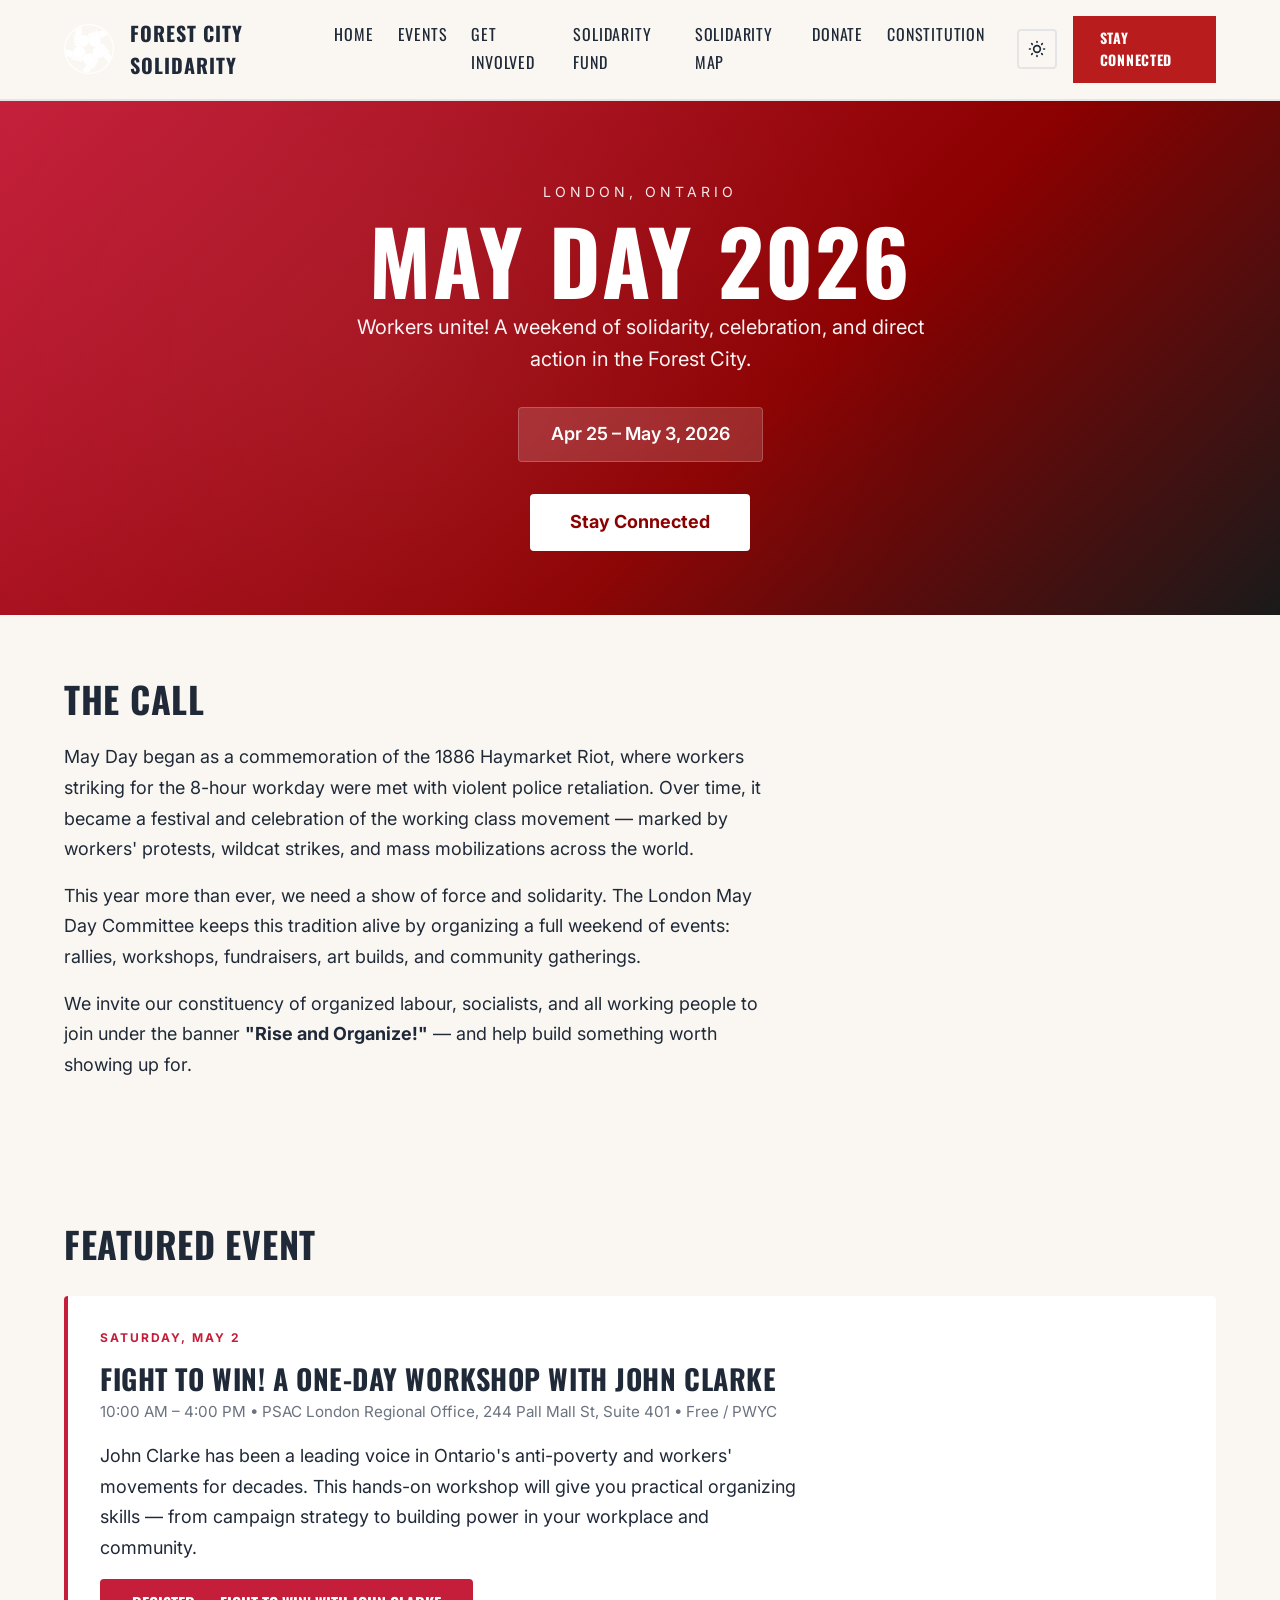
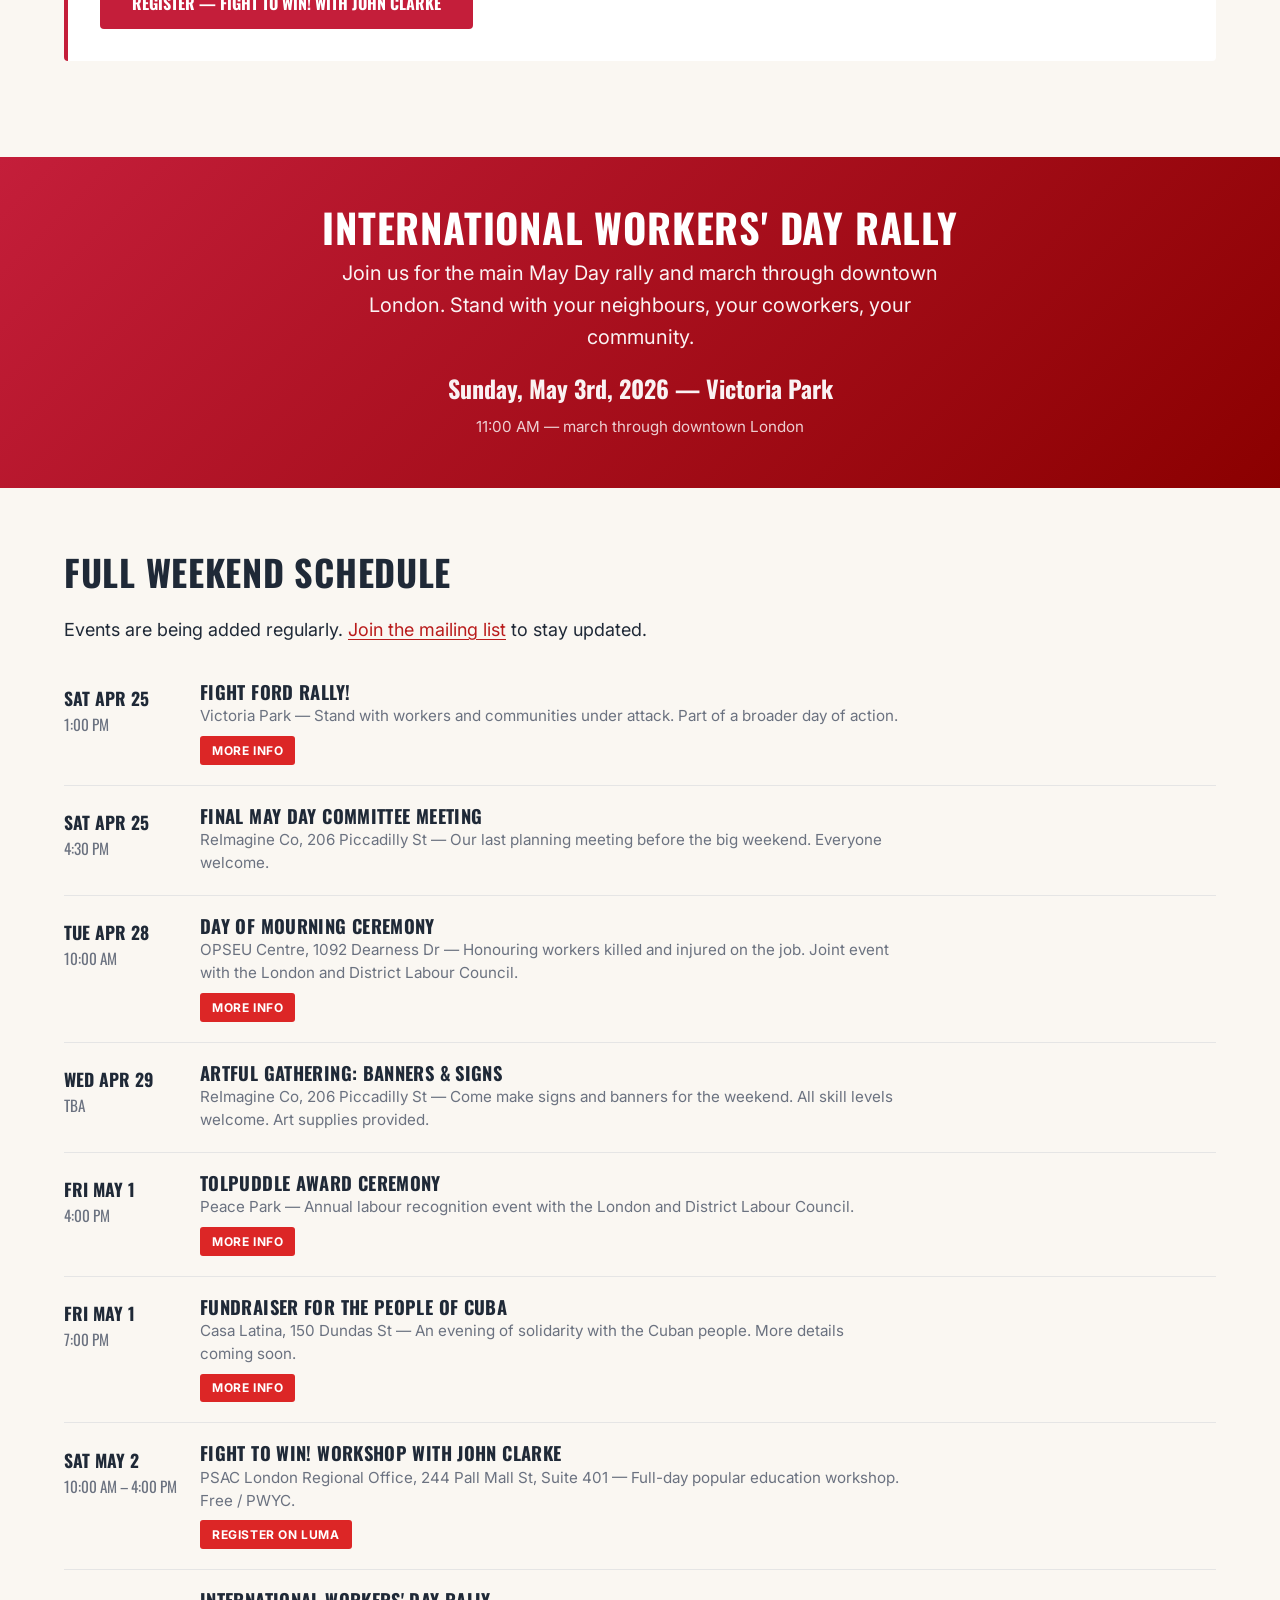
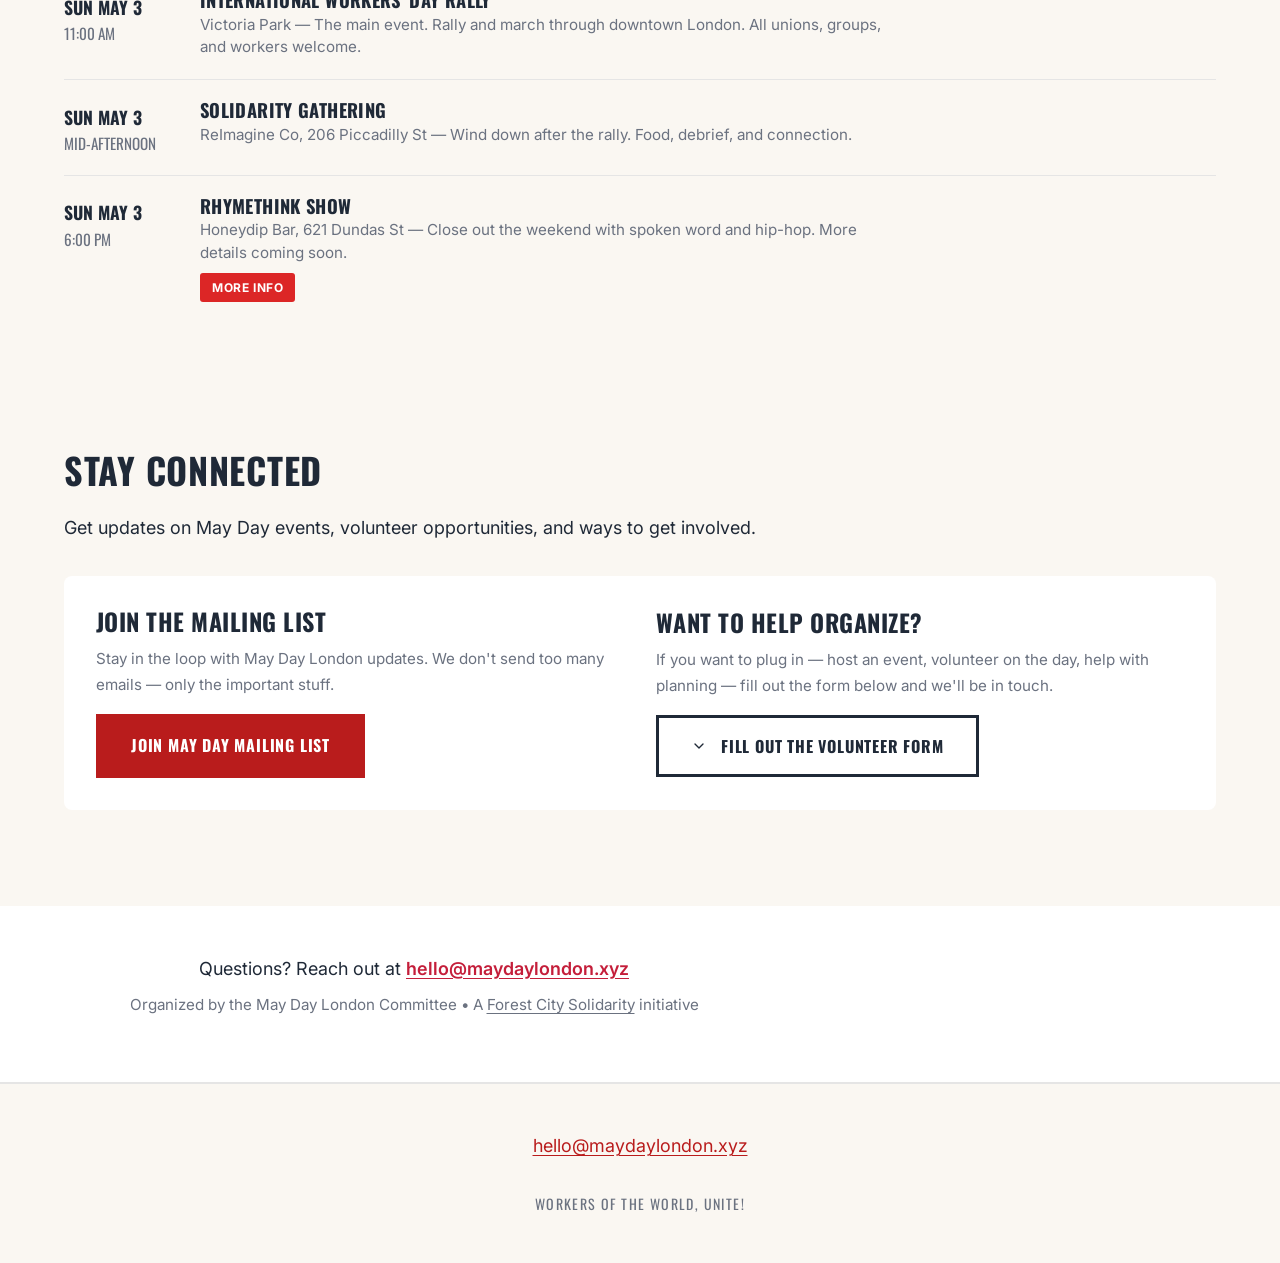
<file: mayday.html>
<!DOCTYPE html>
<html lang="en">
<head>
  <meta charset="UTF-8">
  <meta name="viewport" content="width=device-width, initial-scale=1.0">
  <meta name="description" content="May Day London 2026 - Workers unite! A weekend of solidarity, celebration, and direct action. Apr 25 - May 3, London, Ontario.">
  <meta name="theme-color" content="#1A1A1A">
  <meta property="og:title" content="May Day London 2026">
  <meta property="og:description" content="Workers unite! A weekend of solidarity, celebration, and direct action. Apr 25 - May 3, London, Ontario.">
  <meta property="og:type" content="website">
  <meta property="og:url" content="https://maydaylondon.xyz">
  <meta name="twitter:card" content="summary_large_image">
  <meta name="twitter:title" content="May Day London 2026">
  <meta name="twitter:description" content="Workers unite! A weekend of solidarity, celebration, and direct action.">
  <title>May Day London 2026</title>
  <link rel="preconnect" href="https://fonts.googleapis.com">
  <link rel="preconnect" href="https://fonts.gstatic.com" crossorigin>
  <link href="https://fonts.googleapis.com/css2?family=Inter:wght@400;500;600;700&family=Oswald:wght@500;700&display=swap" rel="stylesheet">
  <link rel="stylesheet" href="css/style.css">
  <link rel="icon" href="favicon.ico" type="image/x-icon">
  <style>
    /* May Day Hero */
    .mayday-hero {
      background: linear-gradient(135deg, #c41e3a 0%, #8b0000 60%, #1A1A1A 100%);
      padding: 5rem 0 4rem;
      color: white;
      text-align: center;
      position: relative;
      overflow: hidden;
    }
    .mayday-hero::before {
      content: '';
      position: absolute;
      top: 0; left: 0; right: 0; bottom: 0;
      background: radial-gradient(circle at 30% 50%, rgba(255,255,255,0.05) 0%, transparent 60%);
    }
    .mayday-hero__kicker {
      text-transform: uppercase;
      letter-spacing: 4px;
      font-size: 0.875rem;
      opacity: 0.9;
      margin-bottom: 0.75rem;
      font-family: var(--font-body);
    }
    .mayday-hero__title {
      font-family: var(--font-headline);
      font-size: clamp(3rem, 8vw, 5.5rem);
      font-weight: 700;
      line-height: 1;
      margin-bottom: 0.5rem;
      text-transform: uppercase;
      letter-spacing: 2px;
    }
    .mayday-hero__year {
      font-family: var(--font-headline);
      font-size: clamp(1.5rem, 4vw, 2.5rem);
      font-weight: 500;
      opacity: 0.9;
      margin-bottom: 1.5rem;
    }
    .mayday-hero__subtitle {
      font-size: 1.25rem;
      max-width: 600px;
      margin: 0 auto 2rem;
      line-height: 1.6;
      opacity: 0.95;
    }
    .mayday-hero__date {
      display: inline-block;
      background: rgba(255,255,255,0.15);
      backdrop-filter: blur(4px);
      padding: 0.75rem 2rem;
      border-radius: 4px;
      font-weight: 600;
      font-size: 1.125rem;
      border: 1px solid rgba(255,255,255,0.2);
    }
    .mayday-hero__cta {
      margin-top: 2rem;
    }
    .mayday-hero__cta a {
      display: inline-block;
      background: white;
      color: #8b0000;
      padding: 0.875rem 2.5rem;
      font-weight: 700;
      text-decoration: none;
      border-radius: 4px;
      font-size: 1.125rem;
      transition: transform 0.2s, box-shadow 0.2s;
    }
    .mayday-hero__cta a:hover {
      transform: translateY(-2px);
      box-shadow: 0 4px 20px rgba(0,0,0,0.3);
    }

    /* Sections */
    .mayday-section {
      padding: 4rem 0;
    }
    .mayday-section h2 {
      font-family: var(--font-headline);
      font-size: 2.25rem;
      font-weight: 700;
      margin-bottom: 1.5rem;
      text-transform: uppercase;
    }
    .mayday-section p {
      line-height: 1.7;
      margin-bottom: 1rem;
      max-width: 700px;
    }
    .mayday-section--dark {
      background: var(--bg-elevated);
    }

    /* Rally banner */
    .rally-banner {
      background: linear-gradient(135deg, #c41e3a 0%, #8b0000 100%);
      color: white;
      padding: 3rem 0;
      text-align: center;
    }
    .rally-banner h2 {
      font-family: var(--font-headline);
      font-size: 2.5rem;
      font-weight: 700;
      margin-bottom: 0.5rem;
      text-transform: uppercase;
    }
    .rally-banner p {
      font-size: 1.25rem;
      opacity: 0.95;
      max-width: 600px;
      margin: 0 auto;
    }
    .rally-banner .rally-date {
      font-size: 1.5rem;
      font-weight: 700;
      margin-top: 1rem;
      font-family: var(--font-headline);
    }

    /* Featured event — Luma embed */
    .featured-event {
      background: var(--bg-elevated);
      border-left: 4px solid #c41e3a;
      padding: 2rem;
      border-radius: 4px;
      margin: 2rem 0;
    }
    .featured-event__label {
      text-transform: uppercase;
      letter-spacing: 2px;
      font-size: 0.75rem;
      color: #c41e3a;
      font-weight: 700;
      margin-bottom: 0.5rem;
      font-family: var(--font-body);
    }
    .featured-event__title {
      font-family: var(--font-headline);
      font-size: 1.75rem;
      font-weight: 700;
      margin-bottom: 0.25rem;
      text-transform: uppercase;
    }
    .featured-event__meta {
      color: var(--text-muted);
      font-size: 0.95rem;
      margin-bottom: 1rem;
    }
    .featured-event__embed {
      border: none;
      width: 100%;
      min-height: 500px;
      border-radius: 4px;
      background: var(--bg);
    }
    .featured-event__cta {
      margin-top: 1rem;
      text-align: left;
    }
    .featured-event__register-btn {
      display: inline-block;
      background: #c41e3a;
      color: white;
      padding: 0.875rem 2rem;
      font-weight: 700;
      text-decoration: none;
      border-radius: 4px;
      font-family: var(--font-headline);
      text-transform: uppercase;
      font-size: 1.1rem;
      transition: background 0.2s, transform 0.2s;
    }
    .featured-event__register-btn:hover {
      background: #991b1b;
      transform: translateY(-1px);
    }
    .featured-event__cta a {
      display: inline-block;
      background: #c41e3a;
      color: white;
      padding: 0.75rem 2rem;
      font-weight: 700;
      text-decoration: none;
      border-radius: 4px;
      font-family: var(--font-headline);
      text-transform: uppercase;
      font-size: 1rem;
      transition: background 0.2s;
    }
    .featured-event__cta a:hover {
      background: #991b1b;
    }

    /* Events list */
    .events-list {
      list-style: none;
      padding: 0;
      margin: 0;
    }
    .events-list__item {
      display: grid;
      grid-template-columns: 120px 1fr;
      gap: 1rem;
      padding: 1.25rem 0;
      border-bottom: 1px solid var(--border);
      align-items: start;
    }
    .events-list__info-btn {
      display: inline-block;
      margin-top: 0.5rem;
      padding: 0.3rem 0.75rem;
      background: var(--red, #dc2626);
      color: #fff;
      font-size: 0.75rem;
      font-weight: 700;
      text-transform: uppercase;
      letter-spacing: 0.05em;
      text-decoration: none;
      border-radius: 3px;
      transition: background 0.2s;
    }
    .events-list__info-btn:hover {
      background: #b91c1c;
    }
    .events-list__item:last-child {
      border-bottom: none;
    }
    @media (max-width: 600px) {
      .events-list__item {
        grid-template-columns: 1fr;
        gap: 0.25rem;
      }
    }
    .events-list__date {
      font-family: var(--font-headline);
      font-size: 0.95rem;
      color: var(--text-muted);
      text-transform: uppercase;
      padding-top: 0.15rem;
    }
    .events-list__date strong {
      display: block;
      color: var(--text);
      font-size: 1.1rem;
    }
    .events-list__info h3 {
      font-family: var(--font-headline);
      font-size: 1.15rem;
      font-weight: 700;
      margin-bottom: 0.2rem;
      text-transform: uppercase;
    }
    .events-list__info p {
      margin: 0;
      color: var(--text-muted);
      font-size: 0.95rem;
      line-height: 1.5;
    }

    /* Stay Connected block */
    .stay-connected {
      background: var(--bg-elevated);
      border-radius: 8px;
      padding: 2rem;
      display: grid;
      grid-template-columns: 1fr 1fr;
      gap: 2rem;
      align-items: center;
      margin: 2rem 0;
    }
    @media (max-width: 700px) {
      .stay-connected {
        grid-template-columns: 1fr;
      }
    }
    .stay-connected h3 {
      font-family: var(--font-headline);
      font-size: 1.5rem;
      font-weight: 700;
      text-transform: uppercase;
      margin-bottom: 0.75rem;
    }
    .stay-connected p {
      margin: 0;
      font-size: 0.95rem;
      color: var(--text-muted);
      max-width: 100%;
    }
    .stay-connected__actions {
      display: flex;
      gap: 1rem;
      flex-wrap: wrap;
      margin-top: 1rem;
    }

    /* Collapsible form toggle */
    .form-toggle {
      display: flex;
      align-items: center;
      gap: 0.5rem;
      background: none;
      border: none;
      color: var(--text-muted);
      font-size: 1rem;
      cursor: pointer;
      padding: 0.5rem 0;
      margin-bottom: 1.5rem;
      font-family: var(--font-body);
      transition: color 0.2s;
    }
    .form-toggle:hover { color: var(--text); }
    .form-toggle svg {
      transition: transform 0.2s;
    }
    .form-toggle[aria-expanded="true"] svg {
      transform: rotate(180deg);
    }
    .form-toggle-label {
      text-decoration: underline;
      text-underline-offset: 3px;
    }

    /* Form */
    .mayday-form {
      max-width: 600px;
      margin: 0 auto;
    }
    .mayday-form label {
      display: block;
      font-weight: 600;
      margin-bottom: 0.375rem;
      font-size: 0.95rem;
    }
    .mayday-form .form-hint {
      font-size: 0.8rem;
      color: var(--text-muted);
      margin-bottom: 0.375rem;
    }
    .mayday-form input[type="text"],
    .mayday-form input[type="email"],
    .mayday-form input[type="tel"],
    .mayday-form textarea {
      width: 100%;
      padding: 0.75rem 1rem;
      border: 1px solid var(--border);
      border-radius: 4px;
      background: var(--bg);
      color: var(--text);
      font-family: var(--font-body);
      font-size: 1rem;
      margin-bottom: 1.25rem;
      transition: border-color 0.2s;
    }
    .mayday-form input:focus,
    .mayday-form textarea:focus {
      outline: none;
      border-color: #c41e3a;
      box-shadow: 0 0 0 2px rgba(196, 30, 58, 0.2);
    }
    .mayday-form textarea {
      min-height: 120px;
      resize: vertical;
    }
    .mayday-form button[type="submit"] {
      display: inline-block;
      background: #c41e3a;
      color: white;
      padding: 0.875rem 2.5rem;
      font-weight: 700;
      font-size: 1.125rem;
      border: none;
      border-radius: 4px;
      cursor: pointer;
      font-family: var(--font-headline);
      text-transform: uppercase;
      letter-spacing: 1px;
      transition: background 0.2s, transform 0.2s;
    }
    .mayday-form button[type="submit"]:hover {
      background: #991b1b;
      transform: translateY(-1px);
    }

    /* Form success */
    .form-success {
      display: none;
      text-align: center;
      padding: 2rem;
      background: rgba(22, 101, 52, 0.1);
      border: 1px solid rgba(22, 101, 52, 0.3);
      border-radius: 8px;
    }
    .form-success h3 {
      font-family: var(--font-headline);
      color: #166534;
      margin-bottom: 0.5rem;
    }

    /* Back link */
    .back-link {
      display: inline-flex;
      align-items: center;
      gap: 0.5rem;
      color: var(--text-muted);
      text-decoration: none;
      font-size: 0.875rem;
      margin-bottom: 1rem;
      transition: color 0.2s;
    }
    .back-link:hover { color: var(--text); }
  </style>
</head>
<body>
  <a href="#main" class="skip-link">Skip to main content</a>

  <header class="header">
    <div class="header__inner">
      <a href="/" class="header__logo">
        <img src="images/logo.png" alt="Forest City Solidarity logo" width="50" height="50">
        <span class="header__logo-text">Forest City Solidarity</span>
      </a>
      <nav class="nav" aria-label="Main navigation">
        <ul class="nav__list">
          <li><a href="/" class="nav__link">Home</a></li>
          <li><a href="events.html" class="nav__link">Events</a></li>
          <li><a href="get-involved.html" class="nav__link">Get involved</a></li>
          <li><a href="fund.html" class="nav__link">Solidarity fund</a></li>
          <li><a href="map.html" class="nav__link">Solidarity map</a></li>
          <li><a href="donate.html" class="nav__link">Donate</a></li>
          <li><a href="constitution.html" class="nav__link">Constitution</a></li>
        </ul>
        <div class="nav__actions">
          <button class="theme-toggle" data-theme-toggle aria-label="Switch to light mode">
            <svg class="theme-toggle__moon" xmlns="http://www.w3.org/2000/svg" fill="none" viewBox="0 0 24 24" stroke="currentColor"><path stroke-linecap="round" stroke-linejoin="round" stroke-width="2" d="M20.354 15.354A9 9 0 018.646 3.646 9.003 9.003 0 0012 21a9.003 9.003 0 008.354-5.646z"/></svg>
            <svg class="theme-toggle__sun" xmlns="http://www.w3.org/2000/svg" fill="none" viewBox="0 0 24 24" stroke="currentColor"><path stroke-linecap="round" stroke-linejoin="round" stroke-width="2" d="M12 3v1m0 16v1m9-9h-1M4 12H3m15.364 6.364l-.707-.707M6.343 6.343l-.707-.707m12.728 0l-.707.707M6.343 17.657l-.707.707M16 12a4 4 0 11-8 0 4 4 0 018 0z"/></svg>
          </button>
          <a href="#stay-connected" class="btn btn--primary btn--small">Stay Connected</a>
        </div>
      </nav>
      <button class="nav-toggle" data-nav-toggle aria-label="Open menu" aria-expanded="false" aria-controls="mobile-nav">
        <span class="nav-toggle__bar"></span><span class="nav-toggle__bar"></span><span class="nav-toggle__bar"></span>
      </button>
    </div>
    <nav class="mobile-nav" id="mobile-nav" data-mobile-nav aria-label="Mobile navigation">
      <ul class="mobile-nav__list">
          <li><a href="/" class="mobile-nav__link">Home</a></li>
          <li><a href="events.html" class="mobile-nav__link">Events</a></li>
          <li><a href="get-involved.html" class="mobile-nav__link">Get involved</a></li>
          <li><a href="fund.html" class="mobile-nav__link">Solidarity fund</a></li>
          <li><a href="map.html" class="mobile-nav__link">Solidarity map</a></li>
          <li><a href="donate.html" class="mobile-nav__link">Donate</a></li>
          <li><a href="constitution.html" class="mobile-nav__link">Constitution</a></li>
        </ul>
      <div class="mobile-nav__actions">
        <button class="theme-toggle" data-theme-toggle aria-label="Switch to light mode">
          <svg class="theme-toggle__moon" xmlns="http://www.w3.org/2000/svg" fill="none" viewBox="0 0 24 24" stroke="currentColor"><path stroke-linecap="round" stroke-linejoin="round" stroke-width="2" d="M20.354 15.354A9 9 0 018.646 3.646 9.003 9.003 0 0012 21a9.003 9.003 0 008.354-5.646z"/></svg>
          <svg class="theme-toggle__sun" xmlns="http://www.w3.org/2000/svg" fill="none" viewBox="0 0 24 24" stroke="currentColor"><path stroke-linecap="round" stroke-linejoin="round" stroke-width="2" d="M12 3v1m0 16v1m9-9h-1M4 12H3m15.364 6.364l-.707-.707M6.343 6.343l-.707-.707m12.728 0l-.707.707M6.343 17.657l-.707.707M16 12a4 4 0 11-8 0 4 4 0 018 0z"/></svg>
        </button>
        <a href="#stay-connected" class="btn btn--primary">Stay Connected</a>
      </div>
    </nav>
  </header>

  <main id="main">

    <!-- Hero -->
    <section class="mayday-hero">
      <div class="container" style="position: relative; z-index: 1;">
        <p class="mayday-hero__kicker">London, Ontario</p>
        <h1 class="mayday-hero__title">May Day 2026</h1>
        <p class="mayday-hero__subtitle">
          Workers unite! A weekend of solidarity, celebration, and direct action in the Forest City.
        </p>
        <div class="mayday-hero__date">Apr 25 – May 3, 2026</div>
        <div class="mayday-hero__cta">
          <a href="#stay-connected">Stay Connected</a>
        </div>
      </div>
    </section>

    <!-- The Call -->
    <section class="mayday-section">
      <div class="container">
        <h2>The Call</h2>
        <p>
          May Day began as a commemoration of the 1886 Haymarket Riot, where workers striking for the 8-hour workday were met with violent police retaliation. Over time, it became a festival and celebration of the working class movement — marked by workers' protests, wildcat strikes, and mass mobilizations across the world.
        </p>
        <p>
          This year more than ever, we need a show of force and solidarity. The London May Day Committee keeps this tradition alive by organizing a full weekend of events: rallies, workshops, fundraisers, art builds, and community gatherings.
        </p>
        <p>
          We invite our constituency of organized labour, socialists, and all working people to join under the banner <strong>"Rise and Organize!"</strong> — and help build something worth showing up for.
        </p>
      </div>
    </section>

    <!-- Featured Event: Fight to Win -->
    <section class="mayday-section">
      <div class="container">
        <h2>Featured Event</h2>

        <div class="featured-event">
          <p class="featured-event__label">Saturday, May 2</p>
          <h3 class="featured-event__title">Fight to Win! A One-Day Workshop with John Clarke</h3>
          <p class="featured-event__meta">10:00 AM – 4:00 PM &bull; PSAC London Regional Office, 244 Pall Mall St, Suite 401 &bull; Free / PWYC</p>

          <p class="featured-event__desc">John Clarke has been a leading voice in Ontario's anti-poverty and workers' movements for decades. This hands-on workshop will give you practical organizing skills — from campaign strategy to building power in your workplace and community.</p>
          <div class="featured-event__cta" style="margin-top: 0;">
            <a href="https://luma.com/pl14axt1" target="_blank" rel="noopener noreferrer" class="featured-event__register-btn">
              Register — Fight to Win! with John Clarke
            </a>
          </div>
        </div>
      </div>
    </section>

    <!-- Rally Banner -->
    <section class="rally-banner">
      <div class="container">
        <h2>International Workers' Day Rally</h2>
        <p>Join us for the main May Day rally and march through downtown London. Stand with your neighbours, your coworkers, your community.</p>
        <p class="rally-date">Sunday, May 3rd, 2026 — Victoria Park</p>
        <p style="opacity: 0.8; margin-top: 0.5rem; font-size: 0.95rem;">11:00 AM — march through downtown London</p>
      </div>
    </section>

    <!-- Events Schedule -->
    <section class="mayday-section">
      <div class="container">
        <h2>Full Weekend Schedule</h2>
        <p>Events are being added regularly. <a href="#stay-connected">Join the mailing list</a> to stay updated.</p>

        <ul class="events-list">
          <li class="events-list__item">
            <div class="events-list__date"><strong>Sat Apr 25</strong>1:00 PM</div>
            <div class="events-list__info">
              <h3>Fight Ford Rally!</h3>
              <p>Victoria Park — Stand with workers and communities under attack. Part of a broader day of action.</p>
              <a href="https://www.instagram.com/p/forestcitysolidarity" class="events-list__info-btn" target="_blank" rel="noopener noreferrer">More Info</a>
            </div>
          </li>
          <li class="events-list__item">
            <div class="events-list__date"><strong>Sat Apr 25</strong>4:30 PM</div>
            <div class="events-list__info">
              <h3>Final May Day Committee Meeting</h3>
              <p>ReImagine Co, 206 Piccadilly St — Our last planning meeting before the big weekend. Everyone welcome.</p>
            </div>
          </li>
          <li class="events-list__item">
            <div class="events-list__date"><strong>Tue Apr 28</strong>10:00 AM</div>
            <div class="events-list__info">
              <h3>Day of Mourning Ceremony</h3>
              <p>OPSEU Centre, 1092 Dearness Dr — Honouring workers killed and injured on the job. Joint event with the London and District Labour Council.</p>
              <a href="https://canadianlabour.ca/events/day-of-mourning-ceremonies-2026/" class="events-list__info-btn" target="_blank" rel="noopener noreferrer">More Info</a>
            </div>
          </li>
          <li class="events-list__item">
            <div class="events-list__date"><strong>Wed Apr 29</strong>TBA</div>
            <div class="events-list__info">
              <h3>Artful Gathering: Banners &amp; Signs</h3>
              <p>ReImagine Co, 206 Piccadilly St — Come make signs and banners for the weekend. All skill levels welcome. Art supplies provided.</p>
            </div>
          </li>
          <li class="events-list__item">
            <div class="events-list__date"><strong>Fri May 1</strong>4:00 PM</div>
            <div class="events-list__info">
              <h3>Tolpuddle Award Ceremony</h3>
              <p>Peace Park — Annual labour recognition event with the London and District Labour Council.</p>
              <a href="https://londonlabour.ca/events/tolpuddle-martyrs-award/" class="events-list__info-btn" target="_blank" rel="noopener noreferrer">More Info</a>
            </div>
          </li>
          <li class="events-list__item">
            <div class="events-list__date"><strong>Fri May 1</strong>7:00 PM</div>
            <div class="events-list__info">
              <h3>Fundraiser for the People of Cuba</h3>
              <p>Casa Latina, 150 Dundas St — An evening of solidarity with the Cuban people. More details coming soon.</p>
              <a href="https://www.eventbrite.ca/e/estamos-con-cuba-a-fundraiser-for-the-cuban-people-tickets-1986721562675" class="events-list__info-btn" target="_blank" rel="noopener noreferrer">More Info</a>
            </div>
          </li>
          <li class="events-list__item">
            <div class="events-list__date"><strong>Sat May 2</strong>10:00 AM – 4:00 PM</div>
            <div class="events-list__info">
              <h3>Fight to Win! Workshop with John Clarke</h3>
              <p>PSAC London Regional Office, 244 Pall Mall St, Suite 401 — Full-day popular education workshop. Free / PWYC.</p>
              <a href="https://luma.com/pl14axt1" class="events-list__info-btn" target="_blank" rel="noopener noreferrer">Register on Luma</a>
            </div>
          </li>
          <li class="events-list__item">
            <div class="events-list__date"><strong>Sun May 3</strong>11:00 AM</div>
            <div class="events-list__info">
              <h3>International Workers' Day Rally</h3>
              <p>Victoria Park — The main event. Rally and march through downtown London. All unions, groups, and workers welcome.</p>
            </div>
          </li>
          <li class="events-list__item">
            <div class="events-list__date"><strong>Sun May 3</strong>Mid-afternoon</div>
            <div class="events-list__info">
              <h3>Solidarity Gathering</h3>
              <p>ReImagine Co, 206 Piccadilly St — Wind down after the rally. Food, debrief, and connection.</p>
            </div>
          </li>
          <li class="events-list__item">
            <div class="events-list__date"><strong>Sun May 3</strong>6:00 PM</div>
            <div class="events-list__info">
              <h3>RHYMETHiNK Show</h3>
              <p>Honeydip Bar, 621 Dundas St — Close out the weekend with spoken word and hip-hop. More details coming soon.</p>
              <a href="https://www.instagram.com/p/DXazoGllceH/" class="events-list__info-btn" target="_blank" rel="noopener noreferrer">More Info</a>
            </div>
          </li>
        </ul>
      </div>
    </section>

    <!-- Stay Connected -->
    <section class="mayday-section" id="stay-connected">
      <div class="container">
        <h2>Stay Connected</h2>
        <p>Get updates on May Day events, volunteer opportunities, and ways to get involved.</p>

        <div class="stay-connected">
          <div>
            <h3>Join the Mailing List</h3>
            <p>Stay in the loop with May Day London updates. We don't send too many emails — only the important stuff.</p>
            <div class="stay-connected__actions">
              <a href="https://lists.riseup.net/www/info/mayday-london" class="btn btn--primary" target="_blank" rel="noopener noreferrer">
                Join May Day Mailing List
              </a>
            </div>
          </div>
          <div>
            <h3>Want to Help Organize?</h3>
            <p>If you want to plug in — host an event, volunteer on the day, help with planning — fill out the form below and we'll be in touch.</p>
            <div class="stay-connected__actions">
              <button class="btn btn--secondary" type="button" id="form-toggle-btn">
                <svg id="form-toggle-icon" xmlns="http://www.w3.org/2000/svg" width="16" height="16" viewBox="0 0 24 24" fill="none" stroke="currentColor" stroke-width="2" stroke-linecap="round" stroke-linejoin="round" style="display:inline;vertical-align:middle;margin-right:6px;transition:transform 0.2s"><polyline points="6 9 12 15 18 9"></polyline></svg>
                <span id="form-toggle-label">Fill out the volunteer form</span>
              </button>
            </div>
          </div>
        </div>

        <!-- Volunteer form — hidden by default -->
        <div id="get-involved-form" style="display: none; margin-top: 1.5rem;">
          <h3 style="font-family: var(--font-headline); font-size: 1.5rem; text-transform: uppercase; margin-bottom: 1rem;">Volunteer with the May Day Committee</h3>
          <div class="mayday-form">
            <form action="https://formsubmit.co/hello@maydaylondon.xyz" method="POST" id="signup-form">
              <input type="hidden" name="_subject" value="May Day London 2026 - Volunteer">
              <input type="hidden" name="_captcha" value="true">
              <input type="hidden" name="_next" value="https://forestcitysolidarity.xyz/mayday.html#thank-you">
              <input type="text" name="_honey" style="display:none">

              <label for="name">Name *</label>
              <input type="text" id="name" name="name" required placeholder="Your name">

              <label for="email">Email *</label>
              <input type="email" id="email" name="email" required placeholder="you@example.com">

              <label for="phone">Phone Number</label>
              <p class="form-hint">Optional</p>
              <input type="tel" id="phone" name="phone" placeholder="(519) 555-0123">

              <label for="organization">Union and/or Organization</label>
              <p class="form-hint">Optional — list any union, group, or organization you're affiliated with</p>
              <input type="text" id="organization" name="organization" placeholder="e.g. CUPE Local 101, London Food Not Bombs, etc.">

              <label for="involvement">How would you like to get involved?</label>
              <textarea id="involvement" name="involvement" placeholder="Planning events, performing, volunteering on the day, helping with logistics, hosting a workshop..."></textarea>

              <button type="submit">Submit</button>
            </form>
          </div>
        </div>

        <div class="form-success" id="thank-you">
          <h3>Solidarity!</h3>
          <p>Thanks for signing up. We'll be in touch soon about how to get involved with May Day London 2026.</p>
        </div>
      </div>
    </section>

    <!-- Contact -->
    <section class="mayday-section mayday-section--dark" style="text-align: center; padding: 3rem 0;">
      <div class="container">
        <p style="font-size: 1.125rem; margin-bottom: 0.5rem;">
          Questions? Reach out at <a href="mailto:hello@maydaylondon.xyz" style="color: #c41e3a; font-weight: 600;">hello@maydaylondon.xyz</a>
        </p>
        <p style="color: var(--text-muted); font-size: 0.95rem;">
          Organized by the May Day London Committee &bull; A <a href="/" style="color: var(--text-muted); text-decoration: underline;">Forest City Solidarity</a> initiative
        </p>
      </div>
    </section>

  </main>

  <footer class="footer">
    <div class="container">
      <div class="footer__inner" style="flex-direction: column; gap: 0.5rem; text-align: center;">
        <p><a href="mailto:hello@maydaylondon.xyz">hello@maydaylondon.xyz</a></p>
        <p class="footer__tagline">Workers of the world, unite!</p>
      </div>
    </div>
  </footer>

  <script src="js/main.js"></script>
  <script>
    // Show thank-you message if redirected back after form submit
    if (window.location.hash === '#thank-you') {
      var form = document.getElementById('signup-form');
      var thanks = document.getElementById('thank-you');
      if (form) form.style.display = 'none';
      if (thanks) {
        thanks.style.display = 'block';
        thanks.scrollIntoView({ behavior: 'smooth' });
      }
    }

    // Volunteer form toggle
    (function() {
      var btn = document.getElementById('form-toggle-btn');
      var form = document.getElementById('get-involved-form');
      var icon = document.getElementById('form-toggle-icon');
      var label = document.getElementById('form-toggle-label');
      if (!btn || !form) return;
      btn.addEventListener('click', function() {
        var isOpen = form.style.display === 'block';
        form.style.display = isOpen ? 'none' : 'block';
        btn.setAttribute('aria-expanded', String(!isOpen));
        icon.style.transform = isOpen ? '' : 'rotate(180deg)';
        label.textContent = isOpen ? 'Fill out the volunteer form' : 'Hide volunteer form';
        if (!isOpen) form.scrollIntoView({ behavior: 'smooth', block: 'nearest' });
      });
    })();
  </script>
</body>
</html>
</file>
<file: css/site.css>
/*
 * Forest City Solidarity: shared layout and components.
 * Colours, fonts and home-page arrangement come from the theme file
 * (see css/theme.css). This file only uses the variables below.
 */

:root {
  --bg: #111111;
  --surface: #1c1c1c;
  --text: #f5f1ea;
  --muted: #c9c2b8;
  --line: #3a3a3a;
  --accent: #b91c1c;          /* used as a background behind --on-accent */
  --on-accent: #ffffff;
  --accent-text: #f87171;     /* accent colour that is safe as text on --bg */
  --header-bg: var(--bg);
  --header-text: var(--text);
  --hero-bg: var(--bg);
  --hero-text: var(--text);
  --font-head: 'Oswald', 'Arial Narrow', sans-serif;
  --font-body: 'Inter', system-ui, -apple-system, 'Segoe UI', sans-serif;
  --head-transform: uppercase;
  --head-weight: 700;
  --head-spacing: 0.01em;
  --radius: 0;
  --border-w: 1px;
  --max: 1160px;
  --gutter: 1rem;
  --focus: #facc15;
}

*, *::before, *::after { box-sizing: border-box; }
html { -webkit-text-size-adjust: 100%; }
body {
  margin: 0;
  background: var(--bg);
  color: var(--text);
  font-family: var(--font-body);
  font-size: 1.0625rem;
  line-height: 1.6;
}
img, svg { max-width: 100%; height: auto; }
a { color: var(--accent-text); text-underline-offset: 0.15em; }
a:hover { text-decoration-thickness: 2px; }
:focus-visible { outline: 3px solid var(--focus); outline-offset: 2px; }

h1, h2, h3 {
  font-family: var(--font-head);
  font-weight: var(--head-weight);
  text-transform: var(--head-transform);
  letter-spacing: var(--head-spacing);
  line-height: 1.1;
  margin: 0 0 0.5em;
}
h1 { font-size: clamp(2.2rem, 8vw, 4rem); }
h2 { font-size: clamp(1.5rem, 5vw, 2.2rem); }
h3 { font-size: 1.25rem; }
p { margin: 0 0 1em; }

.container { max-width: var(--max); margin: 0 auto; padding: 0 var(--gutter); }
.narrow { max-width: 720px; }
.muted { color: var(--muted); }
.visually-hidden {
  position: absolute !important; width: 1px; height: 1px; overflow: hidden;
  clip: rect(0 0 0 0); white-space: nowrap;
}
.skip-link {
  position: absolute; left: 0.5rem; top: -4rem; z-index: 100;
  background: var(--accent); color: var(--on-accent); padding: 0.5rem 1rem;
}
.skip-link:focus { top: 0.5rem; }

/* ---------- Header ---------- */
.site-header { background: var(--header-bg); color: var(--header-text); border-bottom: var(--border-w) solid var(--line); }
.site-header__inner { display: flex; align-items: center; justify-content: space-between; gap: 1rem; min-height: 64px; flex-wrap: wrap; }
.brand { display: flex; align-items: center; gap: 0.6rem; color: inherit; text-decoration: none; font-family: var(--font-head); font-weight: 700; text-transform: var(--head-transform); font-size: 1.05rem; line-height: 1.1; }
.brand img { width: 40px; height: 40px; flex: none; }
.nav-toggle {
  display: none; background: transparent; color: inherit; border: 2px solid currentColor;
  font: 600 0.9rem var(--font-body); padding: 0.4rem 0.8rem; border-radius: var(--radius); cursor: pointer;
}
.site-nav ul { list-style: none; margin: 0; padding: 0; display: flex; flex-wrap: wrap; gap: 0.25rem 1.1rem; align-items: center; }
.site-nav a { color: inherit; text-decoration: none; font-weight: 600; font-size: 0.95rem; padding: 0.35rem 0; display: inline-block; border-bottom: 2px solid transparent; }
.site-nav a:hover, .site-nav a[aria-current="page"] { border-bottom-color: currentColor; }
.site-nav .nav-donate { background: var(--accent); color: var(--on-accent); padding: 0.4rem 0.9rem; border-radius: var(--radius); border: 0; }

@media (max-width: 860px) {
  .js .nav-toggle { display: inline-block; }
  .js .site-nav { display: none; width: 100%; padding-bottom: 1rem; }
  .js .site-nav.is-open { display: block; }
  .site-nav ul { flex-direction: column; align-items: flex-start; gap: 0; }
  .site-nav li { width: 100%; border-top: 1px solid var(--line); }
  .site-nav a { padding: 0.75rem 0; width: 100%; }
  .site-nav .nav-donate { margin-top: 0.75rem; width: auto; padding: 0.6rem 1.2rem; }
  .site-nav li:last-child { border-top: 0; }
}

/* ---------- Buttons ---------- */
.btn {
  display: inline-block; font: 700 1rem var(--font-body); text-decoration: none; text-align: center;
  padding: 0.8rem 1.4rem; border-radius: var(--radius); border: 2px solid var(--accent);
  background: var(--accent); color: var(--on-accent); cursor: pointer;
}
.btn:hover { filter: brightness(1.1); }
.btn--ghost { background: transparent; color: inherit; border-color: currentColor; }
.btn-row { display: flex; flex-wrap: wrap; gap: 0.75rem; margin-top: 1.25rem; }

/* ---------- Generic sections ---------- */
.page-head { padding: 2.5rem 0 1.5rem; border-bottom: var(--border-w) solid var(--line); margin-bottom: 2rem; }
.page-head p { color: var(--muted); max-width: 640px; font-size: 1.125rem; }
.kicker { font: 700 0.8rem var(--font-body); letter-spacing: 0.12em; text-transform: uppercase; color: var(--accent-text); margin-bottom: 0.5rem; }
.section { padding: 2.5rem 0; }
.panel { background: var(--surface); border: var(--border-w) solid var(--line); border-radius: var(--radius); padding: 1.5rem; }
.panel > :last-child { margin-bottom: 0; }
.cards { display: grid; gap: 1rem; grid-template-columns: repeat(auto-fit, minmax(240px, 1fr)); }
.draft-flag {
  display: inline-block; font: 700 0.75rem var(--font-body); letter-spacing: 0.08em; text-transform: uppercase;
  border: 2px dashed currentColor; padding: 0.2rem 0.55rem; margin-bottom: 0.75rem; border-radius: var(--radius);
}
.draft-note { border: 2px dashed var(--line); padding: 1rem; border-radius: var(--radius); color: var(--muted); font-size: 0.95rem; }
.values { display: flex; flex-wrap: wrap; gap: 0.5rem; list-style: none; padding: 0; margin: 0 0 1rem; }
.values li { border: 1px solid var(--line); padding: 0.25rem 0.7rem; border-radius: 999px; font-size: 0.9rem; font-weight: 600; }

/* ---------- Events ---------- */
.events { display: grid; gap: 0.75rem; }
.event {
  display: grid; grid-template-columns: 4.25rem 1fr; gap: 1rem; align-items: start;
  background: var(--surface); border: var(--border-w) solid var(--line); border-radius: var(--radius); padding: 1rem;
}
.event__date { background: var(--accent); color: var(--on-accent); text-align: center; padding: 0.4rem 0.2rem; border-radius: var(--radius); line-height: 1.05; }
.event__date span { display: block; }
.event__dow, .event__mon { font: 700 0.72rem var(--font-body); text-transform: uppercase; letter-spacing: 0.06em; }
.event__day { font: 700 1.7rem var(--font-head); }
.event__title { font-size: 1.15rem; margin: 0 0 0.25rem; }
.event__meta { color: var(--muted); font-size: 0.92rem; margin: 0 0 0.35rem; }
.event__desc { margin: 0 0 0.35rem; font-size: 0.98rem; }
.event__link { font-weight: 700; font-size: 0.92rem; }
.event__series { font-size: 0.78rem; font-weight: 700; text-transform: uppercase; letter-spacing: 0.06em; color: var(--muted); margin: 0 0 0.2rem; }
.badge {
  display: inline-block; vertical-align: middle; font: 700 0.7rem var(--font-body); letter-spacing: 0.06em; text-transform: uppercase;
  border: 2px solid currentColor; padding: 0.05rem 0.45rem; margin-left: 0.35rem; border-radius: var(--radius); color: var(--accent-text);
}
.event--tbc { border-style: dashed; }
.events-empty { color: var(--muted); }
.archive-year { margin-top: 2rem; }
.archive .event { opacity: 0.92; }

/* Mini calendar (shown by theme C; hidden elsewhere) */
.cal { display: none; margin-bottom: 1rem; }
.cal__title { font: 700 1rem var(--font-head); text-transform: var(--head-transform); margin: 0 0 0.5rem; }
.cal__grid { display: grid; grid-template-columns: repeat(7, 1fr); gap: 2px; text-align: center; font-size: 0.85rem; }
.cal__dow { font-weight: 700; font-size: 0.72rem; text-transform: uppercase; color: var(--muted); padding: 0.2rem 0; }
.cal__day { padding: 0.45rem 0; border-radius: var(--radius); }
.cal__day--today { outline: 2px solid var(--text); outline-offset: -2px; }
.cal__day--event { background: var(--accent); color: var(--on-accent); font-weight: 700; }
.cal__day--empty { visibility: hidden; }

/* Meeting strip (theme A scrolls it; others style it differently or hide it) */
.strip { background: var(--accent); color: var(--on-accent); overflow: hidden; }
.strip__label { font-weight: 700; text-transform: uppercase; letter-spacing: 0.08em; font-size: 0.8rem; }
.strip__track { display: flex; gap: 2.5rem; white-space: nowrap; padding: 0.7rem 0; width: max-content; }
.strip__item { font-weight: 700; }
.strip__item a { color: inherit; }
.dateline { display: none; }

/* ---------- Home ---------- */
.hero { background: var(--hero-bg); color: var(--hero-text); padding: 3rem 0 2.5rem; }
.hero__logo { width: 72px; height: 72px; margin-bottom: 1rem; }
.hero__tagline { font: 700 0.9rem var(--font-body); letter-spacing: 0.12em; text-transform: uppercase; margin-bottom: 0.75rem; }
.hero__title { margin-bottom: 0.75rem; }
.hero__lede { font-size: 1.15rem; max-width: 620px; }
.hero .btn--ghost { color: var(--hero-text); }

.home-grid { display: grid; gap: 1.25rem; padding-top: 2rem; padding-bottom: 3rem; grid-template-columns: 1fr; }
.home-grid > * { min-width: 0; }
.upcoming__more { margin-top: 1rem; font-weight: 700; }
.teaser h2 { margin-bottom: 0.4rem; }
.map-art { display: block; width: 100%; margin: 0 0 1rem; border-radius: var(--radius); background: var(--bg); }
.map-art .net-line { stroke: var(--line); stroke-width: 2; }
.map-art .net-node { fill: var(--accent); }
.map-art .net-node--you { fill: none; stroke: var(--accent-text); stroke-width: 3; stroke-dasharray: 5 4; }
.map-art .net-label { fill: var(--muted); font: 600 13px var(--font-body); }
.pillars { display: grid; gap: 1rem; grid-template-columns: repeat(auto-fit, minmax(200px, 1fr)); margin: 1rem 0; }
.pillar h3 { font-size: 1.05rem; margin-bottom: 0.25rem; }
.pillar p { font-size: 0.95rem; color: var(--muted); margin: 0; }

/* ---------- Donate ---------- */
.notice { border: 2px solid var(--line); padding: 1rem 1.25rem; margin-bottom: 1.5rem; border-radius: var(--radius); }
.notice h2 { font-size: 1.3rem; }
.notice--ok { border-color: #22c55e; }
.notice--warn { border-color: var(--accent-text); }
.freq { display: inline-flex; border: 2px solid var(--line); border-radius: var(--radius); margin-bottom: 1rem; }
.freq button { font: 700 0.95rem var(--font-body); padding: 0.6rem 1.2rem; border: 0; background: transparent; color: var(--text); cursor: pointer; border-radius: var(--radius); }
.freq button[aria-pressed="true"] { background: var(--accent); color: var(--on-accent); }
.amounts { display: grid; grid-template-columns: repeat(3, 1fr); gap: 0.6rem; margin-bottom: 1rem; }
.amounts button {
  font: 700 1.35rem var(--font-head); padding: 0.85rem 0.25rem; background: var(--surface); color: var(--text);
  border: 2px solid var(--line); border-radius: var(--radius); cursor: pointer;
}
.amounts button span { display: block; font: 500 0.75rem var(--font-body); color: var(--muted); margin-top: 0.2rem; text-transform: none; }
.amounts button[aria-pressed="true"] { border-color: var(--accent); background: var(--accent); color: var(--on-accent); }
.amounts button[aria-pressed="true"] span { color: var(--on-accent); }
.custom label { display: block; font-weight: 600; margin-bottom: 0.4rem; }
.custom__row { display: flex; align-items: center; gap: 0.5rem; }
.custom input { font: 600 1.1rem var(--font-body); padding: 0.6rem; width: 9rem; background: var(--surface); color: var(--text); border: 2px solid var(--line); border-radius: var(--radius); }
.donate-submit { width: 100%; margin-top: 1.25rem; font-size: 1.15rem; padding: 1rem; }
.donate-submit[disabled] { opacity: 0.7; cursor: wait; }
.error-msg { color: var(--accent-text); font-weight: 600; display: none; margin-top: 0.5rem; }
.small { font-size: 0.9rem; }

/* ---------- Constitution ---------- */
.prose h2 { margin-top: 2rem; font-size: 1.5rem; }
.prose h3 { margin-top: 1.25rem; font-size: 1.1rem; }
.prose li { margin-bottom: 0.4rem; }

/* ---------- Footer ---------- */
.site-footer { border-top: var(--border-w) solid var(--line); padding: 2rem 0; margin-top: 2rem; font-size: 0.95rem; }
.site-footer__grid { display: grid; gap: 1.5rem; grid-template-columns: repeat(auto-fit, minmax(180px, 1fr)); }
.site-footer h2 { font-size: 1rem; margin-bottom: 0.5rem; }
.site-footer ul { list-style: none; padding: 0; margin: 0; }
.site-footer li { margin-bottom: 0.3rem; }
.site-footer a { color: var(--text); }
.site-footer__fine { color: var(--muted); font-size: 0.85rem; margin-top: 1.5rem; }

@media (min-width: 720px) {
  :root { --gutter: 1.5rem; }
  .hero { padding: 4.5rem 0 3.5rem; }
}
@media (prefers-reduced-motion: reduce) {
  *, *::before, *::after { animation: none !important; transition: none !important; }
}
.recent-label { margin-top: 1.25rem; }
.events--recent .event { opacity: 0.85; }
</file>
<file: css/theme.css>
/*
 * THE THEME SWITCH
 * Change the one letter below to switch the whole site:
 *   theme-a.css  = A "Picket"   (poster style, red and black)
 *   theme-b.css  = B "Bulletin" (community newspaper, warm paper, serif)
 *   theme-c.css  = C "Network"  (calendar first, forest green and yellow)
 *
 * To try a theme without changing anything, add ?theme=b to any page address.
 * ?theme=reset goes back to the one set here.
 */
@import url("theme-a.css");
</file>
<file: css/style.css>
/* ==========================================================================
   Forest City Solidarity - Main Stylesheet
   Dark mode default, Soviet poster boldness + anarchist DIY energy
   ========================================================================== */

/* --------------------------------------------------------------------------
   CSS Custom Properties (Design Tokens)
   -------------------------------------------------------------------------- */

:root {
  /* Dark mode (default) */
  --bg: #1A1A1A;
  --bg-elevated: #252525;
  --text: #FAF7F2;
  --text-muted: #A8A29E;
  --accent-red: #B91C1C;
  --accent-red-hover: #991B1B;
  --accent-green: #166534;
  --accent-green-hover: #14532D;
  --border: #333333;

  /* Typography */
  --font-headline: 'Oswald', 'Arial Narrow', sans-serif;
  --font-body: 'Inter', -apple-system, BlinkMacSystemFont, 'Segoe UI', sans-serif;

  /* Spacing */
  --space-xs: 0.5rem;
  --space-sm: 1rem;
  --space-md: 1.5rem;
  --space-lg: 2rem;
  --space-xl: 3rem;
  --space-2xl: 4rem;
  --space-3xl: 6rem;

  /* Layout */
  --max-width: 1200px;
  --content-width: 800px;

  /* Transitions */
  --transition: 0.2s ease;
}

[data-theme="light"] {
  --bg: #FAF7F2;
  --bg-elevated: #FFFFFF;
  --text: #1F2937;
  --text-muted: #6B7280;
  --border: #E5E5E5;
}

/* --------------------------------------------------------------------------
   Reset & Base Styles
   -------------------------------------------------------------------------- */

*, *::before, *::after {
  box-sizing: border-box;
  margin: 0;
  padding: 0;
}

html {
  scroll-behavior: smooth;
  font-size: 16px;
}

body {
  font-family: var(--font-body);
  font-size: 1.125rem;
  line-height: 1.6;
  color: var(--text);
  background-color: var(--bg);
  transition: background-color var(--transition), color var(--transition);
  -webkit-font-smoothing: antialiased;
  -moz-osx-font-smoothing: grayscale;
}

/* Skip link for accessibility */
.skip-link {
  position: absolute;
  top: -100%;
  left: 50%;
  transform: translateX(-50%);
  background: var(--accent-red);
  color: var(--text);
  padding: var(--space-sm) var(--space-md);
  z-index: 1000;
  text-decoration: none;
  font-weight: 600;
}

.skip-link:focus {
  top: var(--space-sm);
}

/* --------------------------------------------------------------------------
   Typography
   -------------------------------------------------------------------------- */

h1, h2, h3, h4, h5, h6 {
  font-family: var(--font-headline);
  font-weight: 700;
  line-height: 1.1;
  text-transform: uppercase;
  letter-spacing: 0.02em;
}

h1 {
  font-size: clamp(2.5rem, 8vw, 5rem);
}

h2 {
  font-size: clamp(2rem, 5vw, 3.5rem);
  margin-bottom: var(--space-lg);
}

h3 {
  font-size: clamp(1.5rem, 3vw, 2rem);
  margin-bottom: var(--space-sm);
}

p {
  margin-bottom: var(--space-md);
}

p:last-child {
  margin-bottom: 0;
}

a {
  color: var(--accent-red);
  text-decoration: underline;
  text-underline-offset: 3px;
  transition: color var(--transition);
}

a:hover,
a:focus {
  color: var(--accent-red-hover);
}

strong {
  font-weight: 700;
}

/* --------------------------------------------------------------------------
   Layout Components
   -------------------------------------------------------------------------- */

.container {
  width: 100%;
  max-width: var(--max-width);
  margin: 0 auto;
  padding: 0 var(--space-md);
}

.container--narrow {
  max-width: var(--content-width);
}

section {
  padding: var(--space-3xl) 0;
}

/* --------------------------------------------------------------------------
   Header & Navigation
   -------------------------------------------------------------------------- */

.header {
  position: sticky;
  top: 0;
  z-index: 100;
  background-color: var(--bg);
  border-bottom: 2px solid var(--border);
  transition: background-color var(--transition);
}

.header__inner {
  display: flex;
  align-items: center;
  justify-content: space-between;
  padding: var(--space-sm) var(--space-md);
  max-width: var(--max-width);
  margin: 0 auto;
}

.header__logo {
  display: flex;
  align-items: center;
  gap: var(--space-sm);
  text-decoration: none;
  color: var(--text);
}

.header__logo img {
  height: 50px;
  width: auto;
}

.header__logo-text {
  font-family: var(--font-headline);
  font-size: 0.875rem;
  font-weight: 700;
  text-transform: uppercase;
  letter-spacing: 0.05em;
}

@media (min-width: 768px) {
  .header__logo-text {
    font-size: 1.25rem;
  }
}

/* Desktop Navigation */
.nav {
  display: none;
}

@media (min-width: 768px) {
  .nav {
    display: flex;
    align-items: center;
    gap: var(--space-lg);
  }
}

.nav__list {
  display: flex;
  list-style: none;
  gap: var(--space-md);
}

.nav__link {
  font-family: var(--font-headline);
  font-size: 1rem;
  text-transform: uppercase;
  letter-spacing: 0.05em;
  text-decoration: none;
  color: var(--text);
  padding: var(--space-xs) 0;
  border-bottom: 2px solid transparent;
  transition: border-color var(--transition), color var(--transition);
}

.nav__link:hover,
.nav__link:focus,
.nav__link--active {
  color: var(--accent-red);
  border-bottom-color: var(--accent-red);
}

.nav__actions {
  display: flex;
  align-items: center;
  gap: var(--space-sm);
}

/* Mobile Navigation Toggle */
.nav-toggle {
  display: flex;
  flex-direction: column;
  justify-content: center;
  gap: 5px;
  width: 30px;
  height: 30px;
  background: none;
  border: none;
  cursor: pointer;
  padding: 0;
}

@media (min-width: 768px) {
  .nav-toggle {
    display: none;
  }
}

.nav-toggle__bar {
  width: 100%;
  height: 3px;
  background-color: var(--text);
  transition: transform var(--transition), opacity var(--transition);
}

.nav-toggle[aria-expanded="true"] .nav-toggle__bar:nth-child(1) {
  transform: translateY(8px) rotate(45deg);
}

.nav-toggle[aria-expanded="true"] .nav-toggle__bar:nth-child(2) {
  opacity: 0;
}

.nav-toggle[aria-expanded="true"] .nav-toggle__bar:nth-child(3) {
  transform: translateY(-8px) rotate(-45deg);
}

/* Mobile Navigation Menu */
.mobile-nav {
  display: none;
  position: fixed;
  top: 68px;
  left: 0;
  right: 0;
  bottom: 0;
  background-color: var(--bg);
  padding: var(--space-lg);
  z-index: 99;
}

.mobile-nav.is-open {
  display: block;
}

@media (min-width: 768px) {
  .mobile-nav {
    display: none !important;
  }
}

.mobile-nav__list {
  list-style: none;
  display: flex;
  flex-direction: column;
  gap: var(--space-md);
}

.mobile-nav__link {
  font-family: var(--font-headline);
  font-size: 1.5rem;
  text-transform: uppercase;
  text-decoration: none;
  color: var(--text);
  display: block;
  padding: var(--space-sm) 0;
  border-bottom: 1px solid var(--border);
}

.mobile-nav__link:hover,
.mobile-nav__link:focus {
  color: var(--accent-red);
}

.mobile-nav__actions {
  margin-top: var(--space-lg);
  display: flex;
  flex-direction: column;
  gap: var(--space-sm);
}

/* Theme Toggle */
.theme-toggle {
  background: none;
  border: 2px solid var(--border);
  border-radius: 4px;
  padding: var(--space-xs);
  cursor: pointer;
  display: flex;
  align-items: center;
  justify-content: center;
  width: 40px;
  height: 40px;
  color: var(--text);
  transition: border-color var(--transition), color var(--transition);
}

.theme-toggle:hover,
.theme-toggle:focus {
  border-color: var(--accent-red);
  color: var(--accent-red);
}

.theme-toggle svg {
  width: 20px;
  height: 20px;
}

.theme-toggle__sun {
  display: none;
}

.theme-toggle__moon {
  display: block;
}

[data-theme="light"] .theme-toggle__sun {
  display: block;
}

[data-theme="light"] .theme-toggle__moon {
  display: none;
}

/* --------------------------------------------------------------------------
   Buttons
   -------------------------------------------------------------------------- */

.btn {
  display: inline-flex;
  align-items: center;
  justify-content: center;
  gap: var(--space-xs);
  font-family: var(--font-headline);
  font-size: 1rem;
  font-weight: 700;
  text-transform: uppercase;
  letter-spacing: 0.05em;
  text-decoration: none;
  padding: var(--space-sm) var(--space-lg);
  border: 3px solid transparent;
  cursor: pointer;
  transition: all var(--transition);
}

.btn--primary {
  background-color: var(--accent-red);
  color: #FFFFFF;
  border-color: var(--accent-red);
}

.btn--primary:hover,
.btn--primary:focus {
  background-color: var(--accent-red-hover);
  border-color: var(--accent-red-hover);
  color: #FFFFFF;
}

.btn--secondary {
  background-color: transparent;
  color: var(--text);
  border-color: var(--text);
}

.btn--secondary:hover,
.btn--secondary:focus {
  background-color: var(--text);
  color: var(--bg);
}

.btn--large {
  font-size: 1.25rem;
  padding: var(--space-md) var(--space-xl);
}

.btn--small {
  font-size: 0.875rem;
  padding: var(--space-xs) var(--space-md);
}

/* --------------------------------------------------------------------------
   Hero Section
   -------------------------------------------------------------------------- */

.hero {
  min-height: 80vh;
  display: flex;
  align-items: center;
  padding: var(--space-3xl) 0;
  position: relative;
  overflow: hidden;
}

.hero::before {
  content: '';
  position: absolute;
  top: 0;
  left: 0;
  right: 0;
  bottom: 0;
  background: linear-gradient(135deg, var(--accent-red) 0%, transparent 50%);
  opacity: 0.05;
  pointer-events: none;
}

.hero__content {
  max-width: var(--content-width);
  position: relative;
  z-index: 1;
}

.hero__logo {
  width: 150px;
  height: auto;
  margin-bottom: var(--space-lg);
}

@media (min-width: 768px) {
  .hero__logo {
    width: 200px;
  }
}

.hero__tagline {
  font-family: var(--font-headline);
  font-size: clamp(1.25rem, 3vw, 1.75rem);
  text-transform: uppercase;
  letter-spacing: 0.1em;
  color: var(--accent-red);
  margin-bottom: var(--space-md);
}

.hero__title {
  margin-bottom: var(--space-md);
}

.hero__description {
  font-size: 1.25rem;
  color: var(--text-muted);
  max-width: 600px;
  margin-bottom: var(--space-lg);
}

.hero__actions {
  display: flex;
  flex-wrap: wrap;
  gap: var(--space-sm);
}

/* --------------------------------------------------------------------------
   Event Banner
   -------------------------------------------------------------------------- */

.event-banner {
  background-color: var(--color-accent);
  color: white;
  padding: var(--space-lg) 0;
}

.event-banner--featured {
  background: linear-gradient(135deg, var(--accent-red) 0%, #991b1b 100%);
  padding: var(--space-xl) 0;
  border-bottom: 4px solid rgba(0, 0, 0, 0.2);
}

.event-banner__label {
  display: inline-block;
  background-color: rgba(255, 255, 255, 0.2);
  padding: var(--space-xs) var(--space-sm);
  font-family: var(--font-heading);
  font-size: 0.75rem;
  font-weight: 700;
  text-transform: uppercase;
  letter-spacing: 0.1em;
  margin-bottom: var(--space-sm);
}

.event-banner__content {
  display: flex;
  flex-wrap: wrap;
  align-items: center;
  justify-content: space-between;
  gap: var(--space-md);
}

.event-banner__title {
  font-family: var(--font-heading);
  font-size: var(--text-xl);
  font-weight: 700;
  margin-bottom: var(--space-xs);
}

.event-banner__description {
  opacity: 0.9;
}

/* --------------------------------------------------------------------------
   What We Do Section (Pillars)
   -------------------------------------------------------------------------- */

.pillars {
  background-color: var(--bg-elevated);
}

.pillars__grid {
  display: grid;
  grid-template-columns: 1fr;
  gap: var(--space-lg);
}

@media (min-width: 640px) {
  .pillars__grid {
    grid-template-columns: repeat(2, 1fr);
  }
}

@media (min-width: 1024px) {
  .pillars__grid {
    grid-template-columns: repeat(4, 1fr);
  }
}

.pillar {
  padding: var(--space-lg);
  border: 2px solid var(--border);
  transition: border-color var(--transition), transform var(--transition);
}

.pillar:hover {
  border-color: var(--accent-red);
  transform: translateY(-4px);
}

.pillar__icon {
  width: 48px;
  height: 48px;
  margin-bottom: var(--space-md);
  color: var(--accent-red);
}

.pillar__title {
  font-size: 1.25rem;
  margin-bottom: var(--space-sm);
}

.pillar__description {
  color: var(--text-muted);
  font-size: 1rem;
}

/* --------------------------------------------------------------------------
   Values Section
   -------------------------------------------------------------------------- */

.values {
  text-align: center;
}

.values__list {
  display: flex;
  flex-wrap: wrap;
  justify-content: center;
  gap: var(--space-sm);
  margin-bottom: var(--space-lg);
  list-style: none;
}

.values__item {
  font-family: var(--font-headline);
  font-size: 1rem;
  text-transform: uppercase;
  letter-spacing: 0.05em;
  padding: var(--space-xs) var(--space-md);
  border: 2px solid var(--accent-green);
  color: var(--accent-green);
}

.values__statement {
  font-size: 1.5rem;
  font-style: italic;
  max-width: 600px;
  margin: 0 auto;
}

/* --------------------------------------------------------------------------
   Join Section
   -------------------------------------------------------------------------- */

.join {
  background-color: var(--bg-elevated);
}

.join__grid {
  display: grid;
  grid-template-columns: 1fr;
  gap: var(--space-xl);
}

@media (min-width: 768px) {
  .join__grid {
    grid-template-columns: 1fr 1fr;
    align-items: start;
  }
}

.join__form-wrapper {
  padding: var(--space-lg);
  border: 2px solid var(--border);
}

.join__form-title {
  font-size: 1.5rem;
  margin-bottom: var(--space-md);
}

/* Form Styles */
.form__group {
  margin-bottom: var(--space-md);
}

.form__label {
  display: block;
  font-family: var(--font-headline);
  font-size: 0.875rem;
  text-transform: uppercase;
  letter-spacing: 0.05em;
  margin-bottom: var(--space-xs);
}

.form__input {
  width: 100%;
  padding: var(--space-sm);
  font-family: var(--font-body);
  font-size: 1rem;
  background-color: var(--bg);
  border: 2px solid var(--border);
  color: var(--text);
  transition: border-color var(--transition);
}

.form__input:focus {
  outline: none;
  border-color: var(--accent-red);
}

.form__input::placeholder {
  color: var(--text-muted);
}

.join__info h3 {
  margin-bottom: var(--space-sm);
}

.join__info p {
  color: var(--text-muted);
}

.join__social {
  margin-top: var(--space-lg);
}

.social-links {
  display: flex;
  gap: var(--space-sm);
  margin-top: var(--space-sm);
}

.social-link {
  display: flex;
  align-items: center;
  justify-content: center;
  width: 44px;
  height: 44px;
  border: 2px solid var(--border);
  color: var(--text);
  text-decoration: none;
  transition: all var(--transition);
}

.social-link:hover,
.social-link:focus {
  border-color: var(--accent-red);
  color: var(--accent-red);
}

.social-link svg {
  width: 24px;
  height: 24px;
}

/* --------------------------------------------------------------------------
   Footer
   -------------------------------------------------------------------------- */

.footer {
  border-top: 2px solid var(--border);
  padding: var(--space-xl) 0;
}

.footer__inner {
  display: flex;
  flex-direction: column;
  gap: var(--space-md);
  align-items: center;
  text-align: center;
}

@media (min-width: 768px) {
  .footer__inner {
    flex-direction: row;
    justify-content: space-between;
    text-align: left;
  }
}

.footer__info {
  color: var(--text-muted);
  font-size: 0.875rem;
}

.footer__info a {
  color: var(--text-muted);
}

.footer__info a:hover {
  color: var(--accent-red);
}

.footer__tagline {
  font-family: var(--font-headline);
  text-transform: uppercase;
  letter-spacing: 0.1em;
  font-size: 0.875rem;
  color: var(--text-muted);
}

/* --------------------------------------------------------------------------
   Campaign Page Styles (Farhi)
   -------------------------------------------------------------------------- */

.campaign-hero {
  min-height: 60vh;
  display: flex;
  align-items: center;
  text-align: center;
  background: linear-gradient(135deg, var(--accent-red) 0%, #7F1D1D 100%);
  color: #FFFFFF;
}

.campaign-hero h1 {
  font-size: clamp(4rem, 15vw, 10rem);
  line-height: 0.9;
  margin-bottom: var(--space-md);
}

.campaign-hero__subtitle {
  font-size: clamp(1.25rem, 3vw, 1.75rem);
  max-width: 600px;
  margin: 0 auto;
  opacity: 0.9;
}

/* Protest Details Section */
.protest-details {
  background-color: var(--bg);
  padding: var(--space-xl) 0;
  border-bottom: 2px solid var(--border);
}

.protest-details__content {
  text-align: center;
}

.protest-details__date {
  font-family: var(--font-headline);
  font-size: clamp(1.25rem, 3vw, 1.75rem);
  text-transform: uppercase;
  letter-spacing: 0.05em;
  color: var(--text);
  margin-bottom: var(--space-xs);
}

.protest-details__location {
  font-family: var(--font-headline);
  font-size: clamp(1.5rem, 4vw, 2.5rem);
  text-transform: uppercase;
  letter-spacing: 0.05em;
  color: var(--accent-red);
  margin-bottom: var(--space-md);
}

/* Events Page Styles */

.featured-event {
  padding: var(--space-xl) 0;
  background-color: var(--bg);
}

.event-card {
  display: flex;
  gap: var(--space-lg);
  padding: var(--space-lg);
  background-color: var(--bg-elevated);
  border: 2px solid var(--border);
  margin-top: var(--space-lg);
}

.event-card--featured {
  border-color: var(--accent-red);
  flex-direction: column;
}

@media (min-width: 640px) {
  .event-card--featured {
    flex-direction: row;
    align-items: flex-start;
  }
}

.event-card__date {
  display: flex;
  flex-direction: column;
  align-items: center;
  justify-content: center;
  min-width: 80px;
  padding: var(--space-md);
  background-color: var(--accent-red);
  color: white;
}

.event-card__day {
  font-family: var(--font-heading);
  font-size: 2rem;
  font-weight: 700;
  line-height: 1;
}

.event-card__month {
  font-family: var(--font-heading);
  font-size: 0.875rem;
  font-weight: 500;
  text-transform: uppercase;
  letter-spacing: 0.1em;
}

.event-card__content {
  flex: 1;
}

.event-card__title {
  font-family: var(--font-heading);
  font-size: var(--text-xl);
  font-weight: 700;
  margin-bottom: var(--space-xs);
}

.event-card__time,
.event-card__location {
  color: var(--text-muted);
  margin-bottom: var(--space-xs);
}

.event-card__description {
  margin: var(--space-md) 0;
}

.event-card__actions {
  display: flex;
  flex-wrap: wrap;
  gap: var(--space-sm);
}

.fce-events {
  padding: var(--space-xl) 0;
  background-color: var(--bg-elevated);
}

.calendar-section {
  padding: var(--space-xl) 0;
  background-color: var(--bg);
}

.calendar-embed {
  margin-top: var(--space-lg);
  border: 2px solid var(--border);
}

/* Stats Section */
.stats {
  background-color: var(--bg-elevated);
}

.stats__grid {
  display: grid;
  grid-template-columns: 1fr;
  gap: var(--space-md);
}

@media (min-width: 640px) {
  .stats__grid {
    grid-template-columns: repeat(2, 1fr);
  }
}

@media (min-width: 1024px) {
  .stats__grid {
    grid-template-columns: repeat(4, 1fr);
  }
}

.stat {
  padding: var(--space-lg);
  border: 2px solid var(--border);
  text-align: center;
}

.stat__number {
  font-family: var(--font-headline);
  font-size: clamp(2.5rem, 5vw, 4rem);
  font-weight: 700;
  color: var(--accent-red);
  line-height: 1;
  margin-bottom: var(--space-xs);
}

.stat__label {
  font-size: 0.875rem;
  color: var(--text-muted);
  text-transform: uppercase;
  letter-spacing: 0.05em;
}

.stats__description {
  margin-top: var(--space-xl);
  max-width: var(--content-width);
  margin-left: auto;
  margin-right: auto;
  text-align: center;
  font-size: 1.25rem;
  color: var(--text-muted);
}

/* Demand Section */
.demand {
  text-align: center;
}

.demand__content {
  max-width: var(--content-width);
  margin: 0 auto;
}

.demand__title {
  color: var(--accent-red);
}

.demand__description {
  font-size: 1.25rem;
  margin-bottom: var(--space-lg);
}

.demand__quote {
  font-size: 1.5rem;
  font-style: italic;
  padding: var(--space-lg);
  border-left: 4px solid var(--accent-red);
  background-color: var(--bg-elevated);
  text-align: left;
  margin: var(--space-xl) 0;
}

/* Action Section */
.action {
  background-color: var(--bg-elevated);
}

.action__card {
  max-width: var(--content-width);
  margin: 0 auto var(--space-xl);
  padding: var(--space-xl);
  border: 3px solid var(--accent-red);
  text-align: center;
}

.action__date {
  font-family: var(--font-headline);
  font-size: 1.5rem;
  text-transform: uppercase;
  color: var(--accent-red);
  margin-bottom: var(--space-sm);
}

.action__location {
  font-size: 1.25rem;
  margin-bottom: var(--space-xs);
}

.action__time {
  color: var(--text-muted);
  margin-bottom: var(--space-md);
}

.action__description {
  margin-bottom: var(--space-lg);
}

/* RSVP Form */
.rsvp {
  max-width: var(--content-width);
  margin: 0 auto;
}

.rsvp__title {
  text-align: center;
  margin-bottom: var(--space-lg);
}

/* Shareable Graphics Section */
.graphics {
  text-align: center;
}

.graphics__grid {
  display: grid;
  grid-template-columns: repeat(auto-fit, minmax(250px, 1fr));
  gap: var(--space-md);
  margin-top: var(--space-lg);
}

.graphic-card {
  border: 2px solid var(--border);
  overflow: hidden;
}

.graphic-card__image {
  width: 100%;
  aspect-ratio: 1;
  background-color: var(--bg-elevated);
  display: flex;
  align-items: center;
  justify-content: center;
  color: var(--text-muted);
  font-size: 0.875rem;
  overflow: hidden;
}

.graphic-card__image img {
  width: 100%;
  height: 100%;
  object-fit: cover;
}

.graphic-card__actions {
  display: flex;
  border-top: 2px solid var(--border);
}

.graphic-card__btn {
  flex: 1;
  padding: var(--space-sm);
  font-family: var(--font-headline);
  font-size: 0.875rem;
  text-transform: uppercase;
  text-decoration: none;
  text-align: center;
  color: var(--text);
  background: none;
  border: none;
  cursor: pointer;
  transition: all var(--transition);
}

.graphic-card__btn:hover {
  background-color: var(--accent-red);
  color: #FFFFFF;
}

.graphic-card__btn + .graphic-card__btn {
  border-left: 2px solid var(--border);
}

/* Bottom CTA */
.bottom-cta {
  text-align: center;
  padding: var(--space-3xl) 0;
}

.bottom-cta p {
  font-size: 1.25rem;
  margin-bottom: var(--space-lg);
}

/* --------------------------------------------------------------------------
   Constitution Page
   -------------------------------------------------------------------------- */

.constitution {
  padding: var(--space-3xl) 0;
}

.constitution__content {
  max-width: var(--content-width);
  margin: 0 auto;
}

.constitution__content h1 {
  text-align: center;
  margin-bottom: var(--space-sm);
}

.constitution__date {
  text-align: center;
  font-family: var(--font-headline);
  font-size: 1.125rem;
  text-transform: uppercase;
  letter-spacing: 0.05em;
  color: var(--text-muted);
  margin-bottom: var(--space-3xl);
}

.constitution__body {
  text-align: left;
}

.constitution__heading {
  font-size: clamp(1.5rem, 3vw, 2rem);
  margin-top: var(--space-2xl);
  margin-bottom: var(--space-md);
  color: var(--accent-red);
}

.constitution__body > .constitution__heading:first-child {
  margin-top: 0;
}

.constitution__subheading {
  font-size: clamp(1.25rem, 2.5vw, 1.5rem);
  margin-top: var(--space-lg);
  margin-bottom: var(--space-sm);
}

.constitution__list {
  margin-left: var(--space-lg);
  margin-bottom: var(--space-md);
}

.constitution__list li {
  margin-bottom: var(--space-sm);
  padding-left: var(--space-xs);
}

/* Campaign Update Section (Farhi) */
.campaign-update {
  background-color: var(--bg-elevated);
  padding: var(--space-3xl) 0;
  border-bottom: 2px solid var(--border);
}

.campaign-update__content {
  max-width: var(--content-width);
  margin: 0 auto;
  text-align: center;
}

.campaign-update__content h2 {
  color: var(--accent-red);
  margin-bottom: var(--space-lg);
}

.campaign-update__content p {
  font-size: 1.125rem;
  color: var(--text-muted);
  margin-bottom: var(--space-md);
}

/* --------------------------------------------------------------------------
   Utility Classes
   -------------------------------------------------------------------------- */

.sr-only {
  position: absolute;
  width: 1px;
  height: 1px;
  padding: 0;
  margin: -1px;
  overflow: hidden;
  clip: rect(0, 0, 0, 0);
  white-space: nowrap;
  border: 0;
}

.text-center {
  text-align: center;
}

.text-muted {
  color: var(--text-muted);
}

.mt-lg {
  margin-top: var(--space-lg);
}

.mb-lg {
  margin-bottom: var(--space-lg);
}

/* Focus styles for accessibility */
:focus-visible {
  outline: 3px solid var(--accent-red);
  outline-offset: 2px;
}

/* Reduced motion preference */
@media (prefers-reduced-motion: reduce) {
  *,
  *::before,
  *::after {
    animation-duration: 0.01ms !important;
    animation-iteration-count: 1 !important;
    transition-duration: 0.01ms !important;
  }

  html {
    scroll-behavior: auto;
  }
}
</file>
